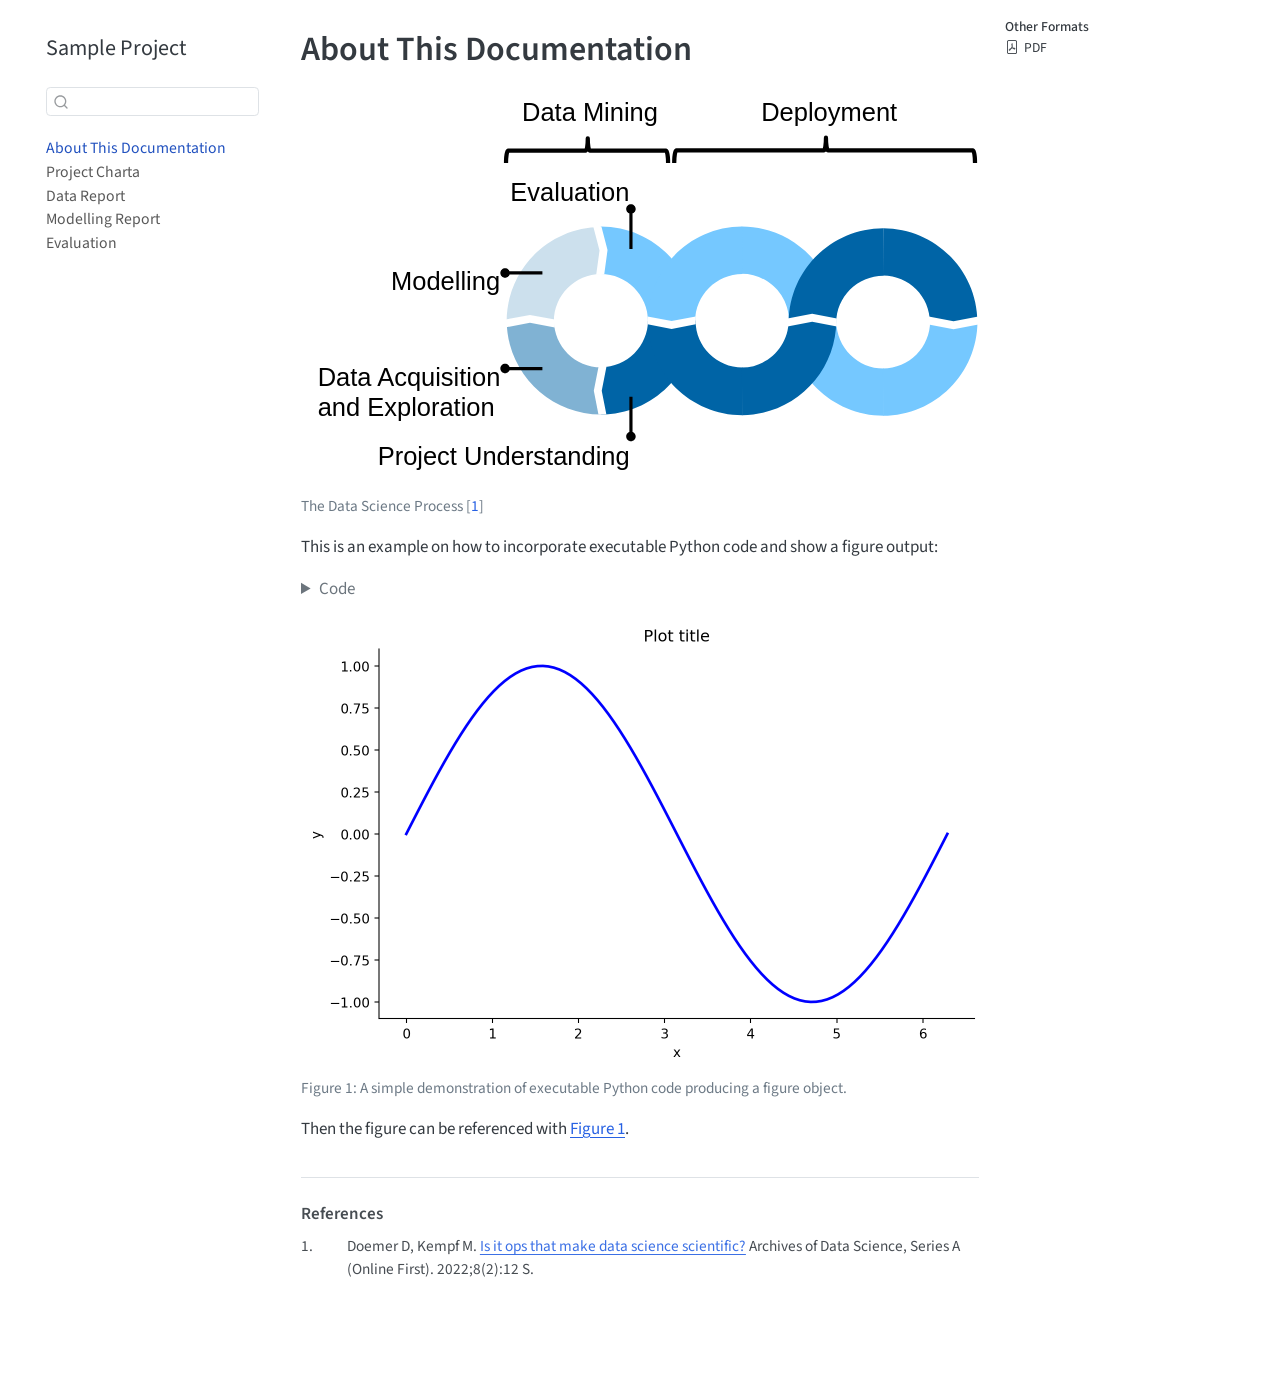
<file: index.html>
<!DOCTYPE html>
<html xmlns="http://www.w3.org/1999/xhtml" lang="en" xml:lang="en"><head>

<meta charset="utf-8">
<meta name="generator" content="quarto-1.7.32">

<meta name="viewport" content="width=device-width, initial-scale=1.0, user-scalable=yes">


<title>About This Documentation – Sample Project</title>
<style>
code{white-space: pre-wrap;}
span.smallcaps{font-variant: small-caps;}
div.columns{display: flex; gap: min(4vw, 1.5em);}
div.column{flex: auto; overflow-x: auto;}
div.hanging-indent{margin-left: 1.5em; text-indent: -1.5em;}
ul.task-list{list-style: none;}
ul.task-list li input[type="checkbox"] {
  width: 0.8em;
  margin: 0 0.8em 0.2em -1em; /* quarto-specific, see https://github.com/quarto-dev/quarto-cli/issues/4556 */ 
  vertical-align: middle;
}
/* CSS for syntax highlighting */
html { -webkit-text-size-adjust: 100%; }
pre > code.sourceCode { white-space: pre; position: relative; }
pre > code.sourceCode > span { display: inline-block; line-height: 1.25; }
pre > code.sourceCode > span:empty { height: 1.2em; }
.sourceCode { overflow: visible; }
code.sourceCode > span { color: inherit; text-decoration: inherit; }
div.sourceCode { margin: 1em 0; }
pre.sourceCode { margin: 0; }
@media screen {
div.sourceCode { overflow: auto; }
}
@media print {
pre > code.sourceCode { white-space: pre-wrap; }
pre > code.sourceCode > span { text-indent: -5em; padding-left: 5em; }
}
pre.numberSource code
  { counter-reset: source-line 0; }
pre.numberSource code > span
  { position: relative; left: -4em; counter-increment: source-line; }
pre.numberSource code > span > a:first-child::before
  { content: counter(source-line);
    position: relative; left: -1em; text-align: right; vertical-align: baseline;
    border: none; display: inline-block;
    -webkit-touch-callout: none; -webkit-user-select: none;
    -khtml-user-select: none; -moz-user-select: none;
    -ms-user-select: none; user-select: none;
    padding: 0 4px; width: 4em;
  }
pre.numberSource { margin-left: 3em;  padding-left: 4px; }
div.sourceCode
  {   }
@media screen {
pre > code.sourceCode > span > a:first-child::before { text-decoration: underline; }
}
/* CSS for citations */
div.csl-bib-body { }
div.csl-entry {
  clear: both;
}
.hanging-indent div.csl-entry {
  margin-left:2em;
  text-indent:-2em;
}
div.csl-left-margin {
  min-width:2em;
  float:left;
}
div.csl-right-inline {
  margin-left:2em;
  padding-left:1em;
}
div.csl-indent {
  margin-left: 2em;
}</style>


<script src="site_libs/quarto-nav/quarto-nav.js"></script>
<script src="site_libs/quarto-nav/headroom.min.js"></script>
<script src="site_libs/clipboard/clipboard.min.js"></script>
<script src="site_libs/quarto-search/autocomplete.umd.js"></script>
<script src="site_libs/quarto-search/fuse.min.js"></script>
<script src="site_libs/quarto-search/quarto-search.js"></script>
<meta name="quarto:offset" content="./">
<script src="site_libs/quarto-html/quarto.js" type="module"></script>
<script src="site_libs/quarto-html/tabsets/tabsets.js" type="module"></script>
<script src="site_libs/quarto-html/popper.min.js"></script>
<script src="site_libs/quarto-html/tippy.umd.min.js"></script>
<script src="site_libs/quarto-html/anchor.min.js"></script>
<link href="site_libs/quarto-html/tippy.css" rel="stylesheet">
<link href="site_libs/quarto-html/quarto-syntax-highlighting-37eea08aefeeee20ff55810ff984fec1.css" rel="stylesheet" id="quarto-text-highlighting-styles">
<script src="site_libs/bootstrap/bootstrap.min.js"></script>
<link href="site_libs/bootstrap/bootstrap-icons.css" rel="stylesheet">
<link href="site_libs/bootstrap/bootstrap-c3a4ccfa00102833839536ff692ac39d.min.css" rel="stylesheet" append-hash="true" id="quarto-bootstrap" data-mode="light">
<script id="quarto-search-options" type="application/json">{
  "location": "sidebar",
  "copy-button": false,
  "collapse-after": 3,
  "panel-placement": "start",
  "type": "textbox",
  "limit": 50,
  "keyboard-shortcut": [
    "f",
    "/",
    "s"
  ],
  "show-item-context": false,
  "language": {
    "search-no-results-text": "No results",
    "search-matching-documents-text": "matching documents",
    "search-copy-link-title": "Copy link to search",
    "search-hide-matches-text": "Hide additional matches",
    "search-more-match-text": "more match in this document",
    "search-more-matches-text": "more matches in this document",
    "search-clear-button-title": "Clear",
    "search-text-placeholder": "",
    "search-detached-cancel-button-title": "Cancel",
    "search-submit-button-title": "Submit",
    "search-label": "Search"
  }
}</script>


<link rel="stylesheet" href="styles.css">
</head>

<body class="nav-sidebar floating quarto-light">

<div id="quarto-search-results"></div>
  <header id="quarto-header" class="headroom fixed-top">
  <nav class="quarto-secondary-nav">
    <div class="container-fluid d-flex">
      <button type="button" class="quarto-btn-toggle btn" data-bs-toggle="collapse" role="button" data-bs-target=".quarto-sidebar-collapse-item" aria-controls="quarto-sidebar" aria-expanded="false" aria-label="Toggle sidebar navigation" onclick="if (window.quartoToggleHeadroom) { window.quartoToggleHeadroom(); }">
        <i class="bi bi-layout-text-sidebar-reverse"></i>
      </button>
        <nav class="quarto-page-breadcrumbs" aria-label="breadcrumb"><ol class="breadcrumb"><li class="breadcrumb-item"><a href="./index.html">About This Documentation</a></li></ol></nav>
        <a class="flex-grow-1" role="navigation" data-bs-toggle="collapse" data-bs-target=".quarto-sidebar-collapse-item" aria-controls="quarto-sidebar" aria-expanded="false" aria-label="Toggle sidebar navigation" onclick="if (window.quartoToggleHeadroom) { window.quartoToggleHeadroom(); }">      
        </a>
      <button type="button" class="btn quarto-search-button" aria-label="Search" onclick="window.quartoOpenSearch();">
        <i class="bi bi-search"></i>
      </button>
    </div>
  </nav>
</header>
<!-- content -->
<div id="quarto-content" class="quarto-container page-columns page-rows-contents page-layout-article">
<!-- sidebar -->
  <nav id="quarto-sidebar" class="sidebar collapse collapse-horizontal quarto-sidebar-collapse-item sidebar-navigation floating overflow-auto">
    <div class="pt-lg-2 mt-2 text-left sidebar-header">
    <div class="sidebar-title mb-0 py-0">
      <a href="./">Sample Project</a> 
    </div>
      </div>
        <div class="mt-2 flex-shrink-0 align-items-center">
        <div class="sidebar-search">
        <div id="quarto-search" class="" title="Search"></div>
        </div>
        </div>
    <div class="sidebar-menu-container"> 
    <ul class="list-unstyled mt-1">
        <li class="sidebar-item">
  <div class="sidebar-item-container"> 
  <a href="./index.html" class="sidebar-item-text sidebar-link active">
 <span class="menu-text">About This Documentation</span></a>
  </div>
</li>
        <li class="sidebar-item">
  <div class="sidebar-item-container"> 
  <a href="./project_charta.html" class="sidebar-item-text sidebar-link">
 <span class="menu-text">Project Charta</span></a>
  </div>
</li>
        <li class="sidebar-item">
  <div class="sidebar-item-container"> 
  <a href="./data_report.html" class="sidebar-item-text sidebar-link">
 <span class="menu-text">Data Report</span></a>
  </div>
</li>
        <li class="sidebar-item">
  <div class="sidebar-item-container"> 
  <a href="./modelling_report.html" class="sidebar-item-text sidebar-link">
 <span class="menu-text">Modelling Report</span></a>
  </div>
</li>
        <li class="sidebar-item">
  <div class="sidebar-item-container"> 
  <a href="./evaluation.html" class="sidebar-item-text sidebar-link">
 <span class="menu-text">Evaluation</span></a>
  </div>
</li>
    </ul>
    </div>
</nav>
<div id="quarto-sidebar-glass" class="quarto-sidebar-collapse-item" data-bs-toggle="collapse" data-bs-target=".quarto-sidebar-collapse-item"></div>
<!-- margin-sidebar -->
    <div id="quarto-margin-sidebar" class="sidebar margin-sidebar">
        
    <div class="quarto-alternate-formats"><h2>Other Formats</h2><ul><li><a href="index.pdf"><i class="bi bi-file-pdf"></i>PDF</a></li></ul></div></div>
<!-- main -->
<main class="content" id="quarto-document-content">

<header id="title-block-header" class="quarto-title-block default">
<div class="quarto-title">
<h1 class="title">About This Documentation</h1>
</div>



<div class="quarto-title-meta">

    
  
    
  </div>
  


</header>


<div class="quarto-figure quarto-figure-center">
<figure class="figure">
<p><img src="pics/dsprocess.svg" class="img-fluid figure-img"></p>
<figcaption>The Data Science Process <span class="citation" data-cites="DoemerKempf2022_1000150238">[<a href="#ref-DoemerKempf2022_1000150238" role="doc-biblioref">1</a>]</span></figcaption>
</figure>
</div>
<p>This is an example on how to incorporate executable Python code and show a figure output:</p>
<div id="cell-fig-demo" class="cell" data-execution_count="1">
<details class="code-fold">
<summary>Code</summary>
<div class="sourceCode cell-code" id="cb1"><pre class="sourceCode python code-with-copy"><code class="sourceCode python"><span id="cb1-1"><a href="#cb1-1" aria-hidden="true" tabindex="-1"></a><span class="im">import</span> matplotlib.pyplot <span class="im">as</span> plt</span>
<span id="cb1-2"><a href="#cb1-2" aria-hidden="true" tabindex="-1"></a><span class="im">import</span> numpy <span class="im">as</span> np</span>
<span id="cb1-3"><a href="#cb1-3" aria-hidden="true" tabindex="-1"></a></span>
<span id="cb1-4"><a href="#cb1-4" aria-hidden="true" tabindex="-1"></a><span class="co"># Generate sample data</span></span>
<span id="cb1-5"><a href="#cb1-5" aria-hidden="true" tabindex="-1"></a>x <span class="op">=</span> np.linspace(<span class="dv">0</span>, <span class="dv">2</span><span class="op">*</span>np.pi, <span class="dv">100</span>)</span>
<span id="cb1-6"><a href="#cb1-6" aria-hidden="true" tabindex="-1"></a>y <span class="op">=</span> np.sin(x)</span>
<span id="cb1-7"><a href="#cb1-7" aria-hidden="true" tabindex="-1"></a></span>
<span id="cb1-8"><a href="#cb1-8" aria-hidden="true" tabindex="-1"></a><span class="co"># Create the plot</span></span>
<span id="cb1-9"><a href="#cb1-9" aria-hidden="true" tabindex="-1"></a>fig, ax <span class="op">=</span> plt.subplots(figsize<span class="op">=</span>(<span class="dv">8</span>, <span class="dv">5</span>))</span>
<span id="cb1-10"><a href="#cb1-10" aria-hidden="true" tabindex="-1"></a></span>
<span id="cb1-11"><a href="#cb1-11" aria-hidden="true" tabindex="-1"></a>ax.plot(x, y, color<span class="op">=</span><span class="st">'blue'</span>, linewidth<span class="op">=</span><span class="dv">2</span>)</span>
<span id="cb1-12"><a href="#cb1-12" aria-hidden="true" tabindex="-1"></a></span>
<span id="cb1-13"><a href="#cb1-13" aria-hidden="true" tabindex="-1"></a>ax.set_xlabel(<span class="st">'x'</span>)</span>
<span id="cb1-14"><a href="#cb1-14" aria-hidden="true" tabindex="-1"></a>ax.set_ylabel(<span class="st">'y'</span>)</span>
<span id="cb1-15"><a href="#cb1-15" aria-hidden="true" tabindex="-1"></a>ax.set_title(<span class="st">'Plot title'</span>)</span>
<span id="cb1-16"><a href="#cb1-16" aria-hidden="true" tabindex="-1"></a></span>
<span id="cb1-17"><a href="#cb1-17" aria-hidden="true" tabindex="-1"></a>ax.spines[<span class="st">'top'</span>].set_visible(<span class="va">False</span>)</span>
<span id="cb1-18"><a href="#cb1-18" aria-hidden="true" tabindex="-1"></a>ax.spines[<span class="st">'right'</span>].set_visible(<span class="va">False</span>)</span>
<span id="cb1-19"><a href="#cb1-19" aria-hidden="true" tabindex="-1"></a></span>
<span id="cb1-20"><a href="#cb1-20" aria-hidden="true" tabindex="-1"></a>plt.show()</span></code><button title="Copy to Clipboard" class="code-copy-button"><i class="bi"></i></button></pre></div>
</details>
<div class="cell-output cell-output-display">
<div id="fig-demo" class="quarto-float quarto-figure quarto-figure-center anchored">
<figure class="quarto-float quarto-float-fig figure">
<div aria-describedby="fig-demo-caption-0ceaefa1-69ba-4598-a22c-09a6ac19f8ca">
<img src="index_files/figure-html/fig-demo-output-1.png" width="683" height="449" class="figure-img">
</div>
<figcaption class="quarto-float-caption-bottom quarto-float-caption quarto-float-fig" id="fig-demo-caption-0ceaefa1-69ba-4598-a22c-09a6ac19f8ca">
Figure&nbsp;1: A simple demonstration of executable Python code producing a figure object.
</figcaption>
</figure>
</div>
</div>
</div>
<p>Then the figure can be referenced with <a href="#fig-demo" class="quarto-xref">Figure&nbsp;1</a>.</p>




<div id="quarto-appendix" class="default"><section class="quarto-appendix-contents" role="doc-bibliography" id="quarto-bibliography"><h2 class="anchored quarto-appendix-heading">References</h2><div id="refs" class="references csl-bib-body" role="list">
<div id="ref-DoemerKempf2022_1000150238" class="csl-entry" role="listitem">
<div class="csl-left-margin">1. </div><div class="csl-right-inline">Doemer D, Kempf M. <a href="https://doi.org/10.5445/IR/1000150238">Is it ops that make data science scientific?</a> Archives of Data Science, Series A (Online First). 2022;8(2):12 S. </div>
</div>
</div></section></div></main> <!-- /main -->
<script id="quarto-html-after-body" type="application/javascript">
  window.document.addEventListener("DOMContentLoaded", function (event) {
    const icon = "";
    const anchorJS = new window.AnchorJS();
    anchorJS.options = {
      placement: 'right',
      icon: icon
    };
    anchorJS.add('.anchored');
    const isCodeAnnotation = (el) => {
      for (const clz of el.classList) {
        if (clz.startsWith('code-annotation-')) {                     
          return true;
        }
      }
      return false;
    }
    const onCopySuccess = function(e) {
      // button target
      const button = e.trigger;
      // don't keep focus
      button.blur();
      // flash "checked"
      button.classList.add('code-copy-button-checked');
      var currentTitle = button.getAttribute("title");
      button.setAttribute("title", "Copied!");
      let tooltip;
      if (window.bootstrap) {
        button.setAttribute("data-bs-toggle", "tooltip");
        button.setAttribute("data-bs-placement", "left");
        button.setAttribute("data-bs-title", "Copied!");
        tooltip = new bootstrap.Tooltip(button, 
          { trigger: "manual", 
            customClass: "code-copy-button-tooltip",
            offset: [0, -8]});
        tooltip.show();    
      }
      setTimeout(function() {
        if (tooltip) {
          tooltip.hide();
          button.removeAttribute("data-bs-title");
          button.removeAttribute("data-bs-toggle");
          button.removeAttribute("data-bs-placement");
        }
        button.setAttribute("title", currentTitle);
        button.classList.remove('code-copy-button-checked');
      }, 1000);
      // clear code selection
      e.clearSelection();
    }
    const getTextToCopy = function(trigger) {
        const codeEl = trigger.previousElementSibling.cloneNode(true);
        for (const childEl of codeEl.children) {
          if (isCodeAnnotation(childEl)) {
            childEl.remove();
          }
        }
        return codeEl.innerText;
    }
    const clipboard = new window.ClipboardJS('.code-copy-button:not([data-in-quarto-modal])', {
      text: getTextToCopy
    });
    clipboard.on('success', onCopySuccess);
    if (window.document.getElementById('quarto-embedded-source-code-modal')) {
      const clipboardModal = new window.ClipboardJS('.code-copy-button[data-in-quarto-modal]', {
        text: getTextToCopy,
        container: window.document.getElementById('quarto-embedded-source-code-modal')
      });
      clipboardModal.on('success', onCopySuccess);
    }
      var localhostRegex = new RegExp(/^(?:http|https):\/\/localhost\:?[0-9]*\//);
      var mailtoRegex = new RegExp(/^mailto:/);
        var filterRegex = new RegExp("https:\/\/DorgeloK\.github\.io\/templateproject\/");
      var isInternal = (href) => {
          return filterRegex.test(href) || localhostRegex.test(href) || mailtoRegex.test(href);
      }
      // Inspect non-navigation links and adorn them if external
     var links = window.document.querySelectorAll('a[href]:not(.nav-link):not(.navbar-brand):not(.toc-action):not(.sidebar-link):not(.sidebar-item-toggle):not(.pagination-link):not(.no-external):not([aria-hidden]):not(.dropdown-item):not(.quarto-navigation-tool):not(.about-link)');
      for (var i=0; i<links.length; i++) {
        const link = links[i];
        if (!isInternal(link.href)) {
          // undo the damage that might have been done by quarto-nav.js in the case of
          // links that we want to consider external
          if (link.dataset.originalHref !== undefined) {
            link.href = link.dataset.originalHref;
          }
        }
      }
    function tippyHover(el, contentFn, onTriggerFn, onUntriggerFn) {
      const config = {
        allowHTML: true,
        maxWidth: 500,
        delay: 100,
        arrow: false,
        appendTo: function(el) {
            return el.parentElement;
        },
        interactive: true,
        interactiveBorder: 10,
        theme: 'quarto',
        placement: 'bottom-start',
      };
      if (contentFn) {
        config.content = contentFn;
      }
      if (onTriggerFn) {
        config.onTrigger = onTriggerFn;
      }
      if (onUntriggerFn) {
        config.onUntrigger = onUntriggerFn;
      }
      window.tippy(el, config); 
    }
    const noterefs = window.document.querySelectorAll('a[role="doc-noteref"]');
    for (var i=0; i<noterefs.length; i++) {
      const ref = noterefs[i];
      tippyHover(ref, function() {
        // use id or data attribute instead here
        let href = ref.getAttribute('data-footnote-href') || ref.getAttribute('href');
        try { href = new URL(href).hash; } catch {}
        const id = href.replace(/^#\/?/, "");
        const note = window.document.getElementById(id);
        if (note) {
          return note.innerHTML;
        } else {
          return "";
        }
      });
    }
    const xrefs = window.document.querySelectorAll('a.quarto-xref');
    const processXRef = (id, note) => {
      // Strip column container classes
      const stripColumnClz = (el) => {
        el.classList.remove("page-full", "page-columns");
        if (el.children) {
          for (const child of el.children) {
            stripColumnClz(child);
          }
        }
      }
      stripColumnClz(note)
      if (id === null || id.startsWith('sec-')) {
        // Special case sections, only their first couple elements
        const container = document.createElement("div");
        if (note.children && note.children.length > 2) {
          container.appendChild(note.children[0].cloneNode(true));
          for (let i = 1; i < note.children.length; i++) {
            const child = note.children[i];
            if (child.tagName === "P" && child.innerText === "") {
              continue;
            } else {
              container.appendChild(child.cloneNode(true));
              break;
            }
          }
          if (window.Quarto?.typesetMath) {
            window.Quarto.typesetMath(container);
          }
          return container.innerHTML
        } else {
          if (window.Quarto?.typesetMath) {
            window.Quarto.typesetMath(note);
          }
          return note.innerHTML;
        }
      } else {
        // Remove any anchor links if they are present
        const anchorLink = note.querySelector('a.anchorjs-link');
        if (anchorLink) {
          anchorLink.remove();
        }
        if (window.Quarto?.typesetMath) {
          window.Quarto.typesetMath(note);
        }
        if (note.classList.contains("callout")) {
          return note.outerHTML;
        } else {
          return note.innerHTML;
        }
      }
    }
    for (var i=0; i<xrefs.length; i++) {
      const xref = xrefs[i];
      tippyHover(xref, undefined, function(instance) {
        instance.disable();
        let url = xref.getAttribute('href');
        let hash = undefined; 
        if (url.startsWith('#')) {
          hash = url;
        } else {
          try { hash = new URL(url).hash; } catch {}
        }
        if (hash) {
          const id = hash.replace(/^#\/?/, "");
          const note = window.document.getElementById(id);
          if (note !== null) {
            try {
              const html = processXRef(id, note.cloneNode(true));
              instance.setContent(html);
            } finally {
              instance.enable();
              instance.show();
            }
          } else {
            // See if we can fetch this
            fetch(url.split('#')[0])
            .then(res => res.text())
            .then(html => {
              const parser = new DOMParser();
              const htmlDoc = parser.parseFromString(html, "text/html");
              const note = htmlDoc.getElementById(id);
              if (note !== null) {
                const html = processXRef(id, note);
                instance.setContent(html);
              } 
            }).finally(() => {
              instance.enable();
              instance.show();
            });
          }
        } else {
          // See if we can fetch a full url (with no hash to target)
          // This is a special case and we should probably do some content thinning / targeting
          fetch(url)
          .then(res => res.text())
          .then(html => {
            const parser = new DOMParser();
            const htmlDoc = parser.parseFromString(html, "text/html");
            const note = htmlDoc.querySelector('main.content');
            if (note !== null) {
              // This should only happen for chapter cross references
              // (since there is no id in the URL)
              // remove the first header
              if (note.children.length > 0 && note.children[0].tagName === "HEADER") {
                note.children[0].remove();
              }
              const html = processXRef(null, note);
              instance.setContent(html);
            } 
          }).finally(() => {
            instance.enable();
            instance.show();
          });
        }
      }, function(instance) {
      });
    }
        let selectedAnnoteEl;
        const selectorForAnnotation = ( cell, annotation) => {
          let cellAttr = 'data-code-cell="' + cell + '"';
          let lineAttr = 'data-code-annotation="' +  annotation + '"';
          const selector = 'span[' + cellAttr + '][' + lineAttr + ']';
          return selector;
        }
        const selectCodeLines = (annoteEl) => {
          const doc = window.document;
          const targetCell = annoteEl.getAttribute("data-target-cell");
          const targetAnnotation = annoteEl.getAttribute("data-target-annotation");
          const annoteSpan = window.document.querySelector(selectorForAnnotation(targetCell, targetAnnotation));
          const lines = annoteSpan.getAttribute("data-code-lines").split(",");
          const lineIds = lines.map((line) => {
            return targetCell + "-" + line;
          })
          let top = null;
          let height = null;
          let parent = null;
          if (lineIds.length > 0) {
              //compute the position of the single el (top and bottom and make a div)
              const el = window.document.getElementById(lineIds[0]);
              top = el.offsetTop;
              height = el.offsetHeight;
              parent = el.parentElement.parentElement;
            if (lineIds.length > 1) {
              const lastEl = window.document.getElementById(lineIds[lineIds.length - 1]);
              const bottom = lastEl.offsetTop + lastEl.offsetHeight;
              height = bottom - top;
            }
            if (top !== null && height !== null && parent !== null) {
              // cook up a div (if necessary) and position it 
              let div = window.document.getElementById("code-annotation-line-highlight");
              if (div === null) {
                div = window.document.createElement("div");
                div.setAttribute("id", "code-annotation-line-highlight");
                div.style.position = 'absolute';
                parent.appendChild(div);
              }
              div.style.top = top - 2 + "px";
              div.style.height = height + 4 + "px";
              div.style.left = 0;
              let gutterDiv = window.document.getElementById("code-annotation-line-highlight-gutter");
              if (gutterDiv === null) {
                gutterDiv = window.document.createElement("div");
                gutterDiv.setAttribute("id", "code-annotation-line-highlight-gutter");
                gutterDiv.style.position = 'absolute';
                const codeCell = window.document.getElementById(targetCell);
                const gutter = codeCell.querySelector('.code-annotation-gutter');
                gutter.appendChild(gutterDiv);
              }
              gutterDiv.style.top = top - 2 + "px";
              gutterDiv.style.height = height + 4 + "px";
            }
            selectedAnnoteEl = annoteEl;
          }
        };
        const unselectCodeLines = () => {
          const elementsIds = ["code-annotation-line-highlight", "code-annotation-line-highlight-gutter"];
          elementsIds.forEach((elId) => {
            const div = window.document.getElementById(elId);
            if (div) {
              div.remove();
            }
          });
          selectedAnnoteEl = undefined;
        };
          // Handle positioning of the toggle
      window.addEventListener(
        "resize",
        throttle(() => {
          elRect = undefined;
          if (selectedAnnoteEl) {
            selectCodeLines(selectedAnnoteEl);
          }
        }, 10)
      );
      function throttle(fn, ms) {
      let throttle = false;
      let timer;
        return (...args) => {
          if(!throttle) { // first call gets through
              fn.apply(this, args);
              throttle = true;
          } else { // all the others get throttled
              if(timer) clearTimeout(timer); // cancel #2
              timer = setTimeout(() => {
                fn.apply(this, args);
                timer = throttle = false;
              }, ms);
          }
        };
      }
        // Attach click handler to the DT
        const annoteDls = window.document.querySelectorAll('dt[data-target-cell]');
        for (const annoteDlNode of annoteDls) {
          annoteDlNode.addEventListener('click', (event) => {
            const clickedEl = event.target;
            if (clickedEl !== selectedAnnoteEl) {
              unselectCodeLines();
              const activeEl = window.document.querySelector('dt[data-target-cell].code-annotation-active');
              if (activeEl) {
                activeEl.classList.remove('code-annotation-active');
              }
              selectCodeLines(clickedEl);
              clickedEl.classList.add('code-annotation-active');
            } else {
              // Unselect the line
              unselectCodeLines();
              clickedEl.classList.remove('code-annotation-active');
            }
          });
        }
    const findCites = (el) => {
      const parentEl = el.parentElement;
      if (parentEl) {
        const cites = parentEl.dataset.cites;
        if (cites) {
          return {
            el,
            cites: cites.split(' ')
          };
        } else {
          return findCites(el.parentElement)
        }
      } else {
        return undefined;
      }
    };
    var bibliorefs = window.document.querySelectorAll('a[role="doc-biblioref"]');
    for (var i=0; i<bibliorefs.length; i++) {
      const ref = bibliorefs[i];
      const citeInfo = findCites(ref);
      if (citeInfo) {
        tippyHover(citeInfo.el, function() {
          var popup = window.document.createElement('div');
          citeInfo.cites.forEach(function(cite) {
            var citeDiv = window.document.createElement('div');
            citeDiv.classList.add('hanging-indent');
            citeDiv.classList.add('csl-entry');
            var biblioDiv = window.document.getElementById('ref-' + cite);
            if (biblioDiv) {
              citeDiv.innerHTML = biblioDiv.innerHTML;
            }
            popup.appendChild(citeDiv);
          });
          return popup.innerHTML;
        });
      }
    }
  });
  </script>
</div> <!-- /content -->




</body></html>
</file>
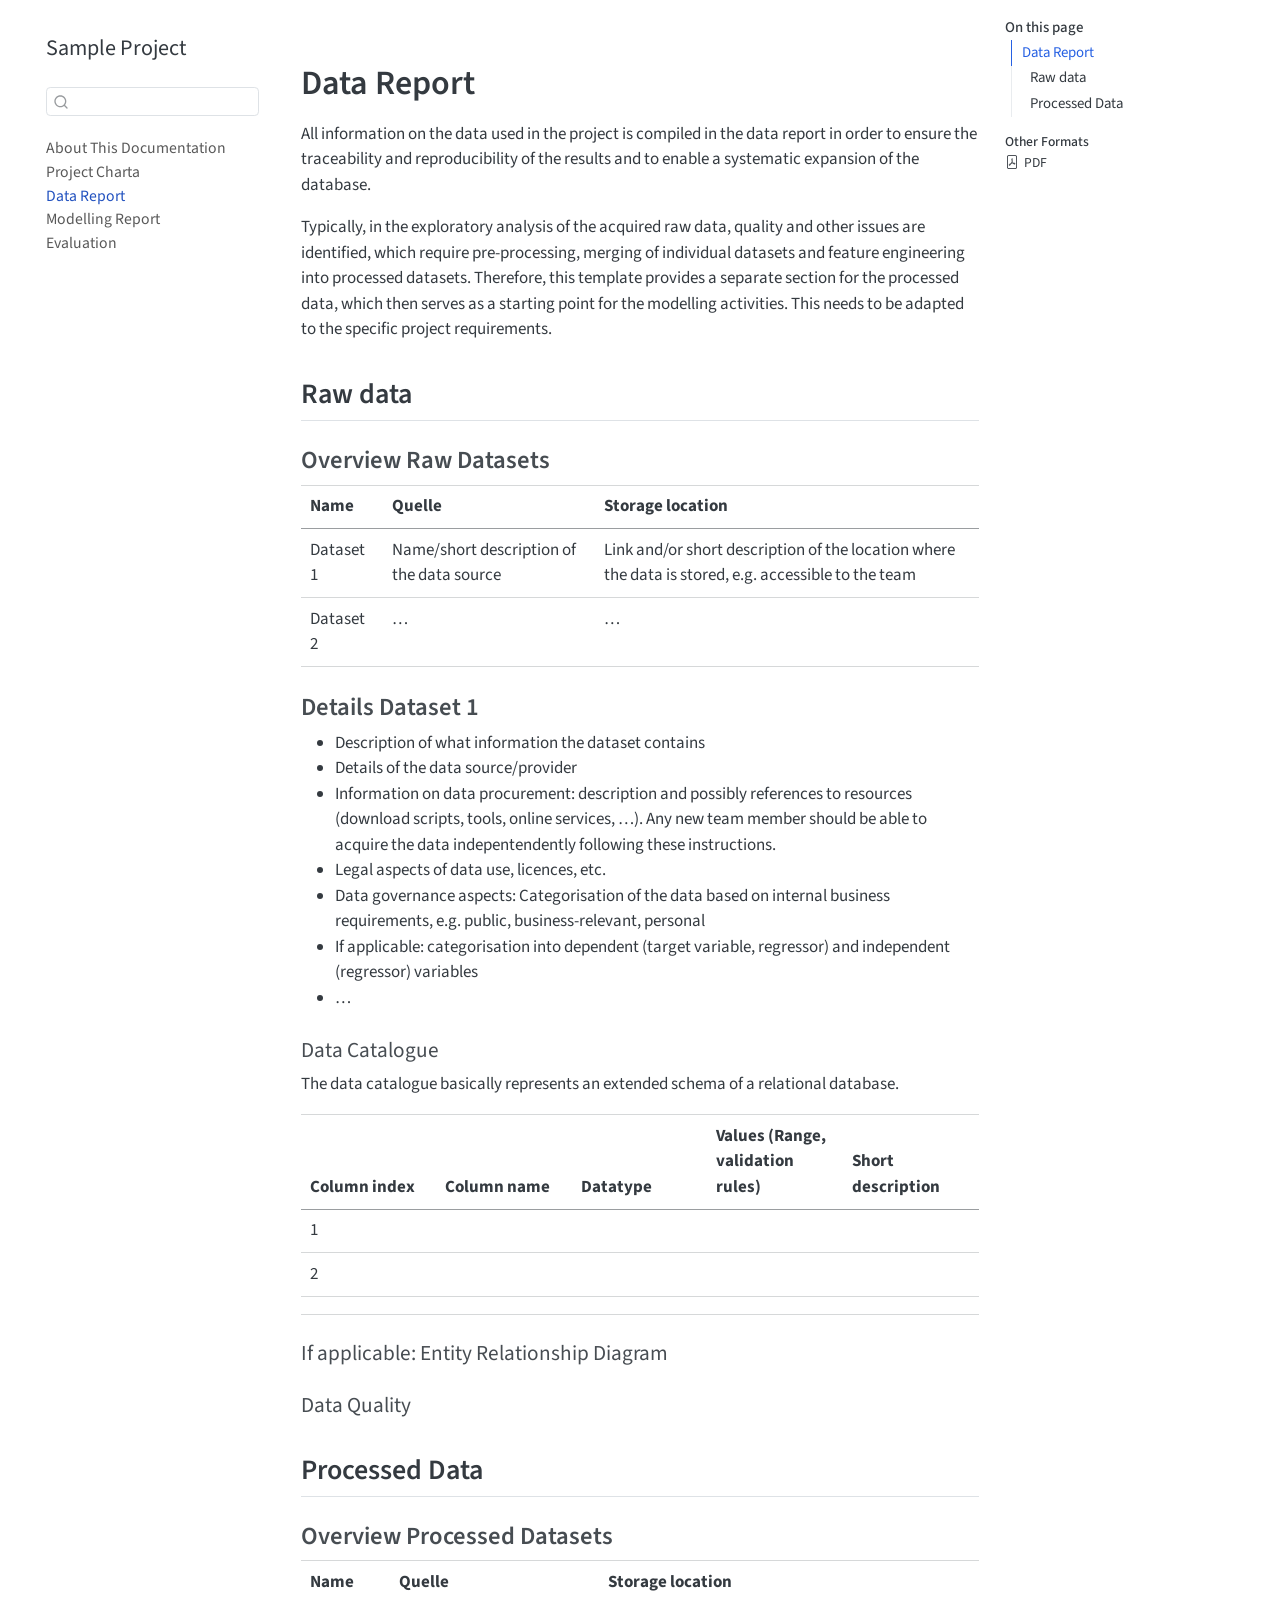
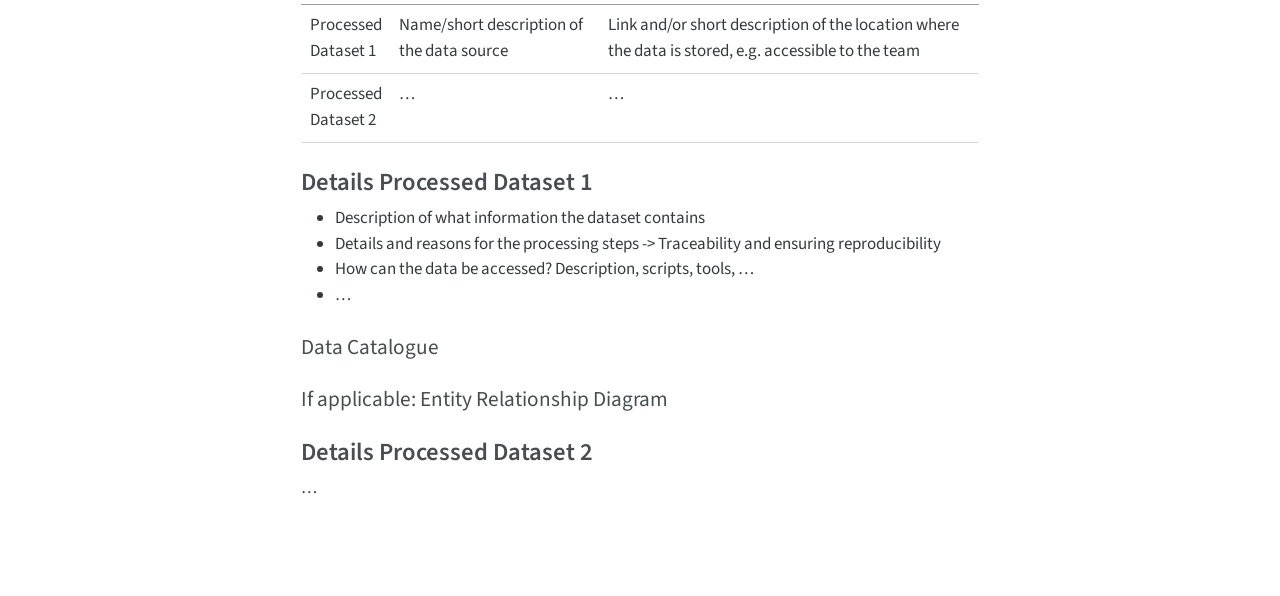
<file: data_report.html>
<!DOCTYPE html>
<html xmlns="http://www.w3.org/1999/xhtml" lang="en" xml:lang="en"><head>

<meta charset="utf-8">
<meta name="generator" content="quarto-1.7.32">

<meta name="viewport" content="width=device-width, initial-scale=1.0, user-scalable=yes">


<title>data_report – Sample Project</title>
<style>
code{white-space: pre-wrap;}
span.smallcaps{font-variant: small-caps;}
div.columns{display: flex; gap: min(4vw, 1.5em);}
div.column{flex: auto; overflow-x: auto;}
div.hanging-indent{margin-left: 1.5em; text-indent: -1.5em;}
ul.task-list{list-style: none;}
ul.task-list li input[type="checkbox"] {
  width: 0.8em;
  margin: 0 0.8em 0.2em -1em; /* quarto-specific, see https://github.com/quarto-dev/quarto-cli/issues/4556 */ 
  vertical-align: middle;
}
</style>


<script src="site_libs/quarto-nav/quarto-nav.js"></script>
<script src="site_libs/quarto-nav/headroom.min.js"></script>
<script src="site_libs/clipboard/clipboard.min.js"></script>
<script src="site_libs/quarto-search/autocomplete.umd.js"></script>
<script src="site_libs/quarto-search/fuse.min.js"></script>
<script src="site_libs/quarto-search/quarto-search.js"></script>
<meta name="quarto:offset" content="./">
<script src="site_libs/quarto-html/quarto.js" type="module"></script>
<script src="site_libs/quarto-html/tabsets/tabsets.js" type="module"></script>
<script src="site_libs/quarto-html/popper.min.js"></script>
<script src="site_libs/quarto-html/tippy.umd.min.js"></script>
<script src="site_libs/quarto-html/anchor.min.js"></script>
<link href="site_libs/quarto-html/tippy.css" rel="stylesheet">
<link href="site_libs/quarto-html/quarto-syntax-highlighting-37eea08aefeeee20ff55810ff984fec1.css" rel="stylesheet" id="quarto-text-highlighting-styles">
<script src="site_libs/bootstrap/bootstrap.min.js"></script>
<link href="site_libs/bootstrap/bootstrap-icons.css" rel="stylesheet">
<link href="site_libs/bootstrap/bootstrap-c3a4ccfa00102833839536ff692ac39d.min.css" rel="stylesheet" append-hash="true" id="quarto-bootstrap" data-mode="light">
<script id="quarto-search-options" type="application/json">{
  "location": "sidebar",
  "copy-button": false,
  "collapse-after": 3,
  "panel-placement": "start",
  "type": "textbox",
  "limit": 50,
  "keyboard-shortcut": [
    "f",
    "/",
    "s"
  ],
  "show-item-context": false,
  "language": {
    "search-no-results-text": "No results",
    "search-matching-documents-text": "matching documents",
    "search-copy-link-title": "Copy link to search",
    "search-hide-matches-text": "Hide additional matches",
    "search-more-match-text": "more match in this document",
    "search-more-matches-text": "more matches in this document",
    "search-clear-button-title": "Clear",
    "search-text-placeholder": "",
    "search-detached-cancel-button-title": "Cancel",
    "search-submit-button-title": "Submit",
    "search-label": "Search"
  }
}</script>


<link rel="stylesheet" href="styles.css">
</head>

<body class="nav-sidebar floating quarto-light">

<div id="quarto-search-results"></div>
  <header id="quarto-header" class="headroom fixed-top">
  <nav class="quarto-secondary-nav">
    <div class="container-fluid d-flex">
      <button type="button" class="quarto-btn-toggle btn" data-bs-toggle="collapse" role="button" data-bs-target=".quarto-sidebar-collapse-item" aria-controls="quarto-sidebar" aria-expanded="false" aria-label="Toggle sidebar navigation" onclick="if (window.quartoToggleHeadroom) { window.quartoToggleHeadroom(); }">
        <i class="bi bi-layout-text-sidebar-reverse"></i>
      </button>
        <nav class="quarto-page-breadcrumbs" aria-label="breadcrumb"><ol class="breadcrumb"><li class="breadcrumb-item"><a href="./data_report.html">Data Report</a></li></ol></nav>
        <a class="flex-grow-1" role="navigation" data-bs-toggle="collapse" data-bs-target=".quarto-sidebar-collapse-item" aria-controls="quarto-sidebar" aria-expanded="false" aria-label="Toggle sidebar navigation" onclick="if (window.quartoToggleHeadroom) { window.quartoToggleHeadroom(); }">      
        </a>
      <button type="button" class="btn quarto-search-button" aria-label="Search" onclick="window.quartoOpenSearch();">
        <i class="bi bi-search"></i>
      </button>
    </div>
  </nav>
</header>
<!-- content -->
<div id="quarto-content" class="quarto-container page-columns page-rows-contents page-layout-article">
<!-- sidebar -->
  <nav id="quarto-sidebar" class="sidebar collapse collapse-horizontal quarto-sidebar-collapse-item sidebar-navigation floating overflow-auto">
    <div class="pt-lg-2 mt-2 text-left sidebar-header">
    <div class="sidebar-title mb-0 py-0">
      <a href="./">Sample Project</a> 
    </div>
      </div>
        <div class="mt-2 flex-shrink-0 align-items-center">
        <div class="sidebar-search">
        <div id="quarto-search" class="" title="Search"></div>
        </div>
        </div>
    <div class="sidebar-menu-container"> 
    <ul class="list-unstyled mt-1">
        <li class="sidebar-item">
  <div class="sidebar-item-container"> 
  <a href="./index.html" class="sidebar-item-text sidebar-link">
 <span class="menu-text">About This Documentation</span></a>
  </div>
</li>
        <li class="sidebar-item">
  <div class="sidebar-item-container"> 
  <a href="./project_charta.html" class="sidebar-item-text sidebar-link">
 <span class="menu-text">Project Charta</span></a>
  </div>
</li>
        <li class="sidebar-item">
  <div class="sidebar-item-container"> 
  <a href="./data_report.html" class="sidebar-item-text sidebar-link active">
 <span class="menu-text">Data Report</span></a>
  </div>
</li>
        <li class="sidebar-item">
  <div class="sidebar-item-container"> 
  <a href="./modelling_report.html" class="sidebar-item-text sidebar-link">
 <span class="menu-text">Modelling Report</span></a>
  </div>
</li>
        <li class="sidebar-item">
  <div class="sidebar-item-container"> 
  <a href="./evaluation.html" class="sidebar-item-text sidebar-link">
 <span class="menu-text">Evaluation</span></a>
  </div>
</li>
    </ul>
    </div>
</nav>
<div id="quarto-sidebar-glass" class="quarto-sidebar-collapse-item" data-bs-toggle="collapse" data-bs-target=".quarto-sidebar-collapse-item"></div>
<!-- margin-sidebar -->
    <div id="quarto-margin-sidebar" class="sidebar margin-sidebar">
        <nav id="TOC" role="doc-toc" class="toc-active">
    <h2 id="toc-title">On this page</h2>
   
  <ul>
  <li><a href="#data-report" id="toc-data-report" class="nav-link active" data-scroll-target="#data-report">Data Report</a>
  <ul class="collapse">
  <li><a href="#raw-data" id="toc-raw-data" class="nav-link" data-scroll-target="#raw-data">Raw data</a>
  <ul class="collapse">
  <li><a href="#overview-raw-datasets" id="toc-overview-raw-datasets" class="nav-link" data-scroll-target="#overview-raw-datasets">Overview Raw Datasets</a></li>
  <li><a href="#details-dataset-1" id="toc-details-dataset-1" class="nav-link" data-scroll-target="#details-dataset-1">Details Dataset 1</a></li>
  </ul></li>
  <li><a href="#processed-data" id="toc-processed-data" class="nav-link" data-scroll-target="#processed-data">Processed Data</a>
  <ul class="collapse">
  <li><a href="#overview-processed-datasets" id="toc-overview-processed-datasets" class="nav-link" data-scroll-target="#overview-processed-datasets">Overview Processed Datasets</a></li>
  <li><a href="#details-processed-dataset-1" id="toc-details-processed-dataset-1" class="nav-link" data-scroll-target="#details-processed-dataset-1">Details Processed Dataset 1</a></li>
  <li><a href="#details-processed-dataset-2" id="toc-details-processed-dataset-2" class="nav-link" data-scroll-target="#details-processed-dataset-2">Details Processed Dataset 2</a></li>
  </ul></li>
  </ul></li>
  </ul>
<div class="quarto-alternate-formats"><h2>Other Formats</h2><ul><li><a href="data_report.pdf"><i class="bi bi-file-pdf"></i>PDF</a></li></ul></div></nav>
    </div>
<!-- main -->
<main class="content" id="quarto-document-content"><header id="title-block-header" class="quarto-title-block"></header>




<section id="data-report" class="level1">
<h1>Data Report</h1>
<p>All information on the data used in the project is compiled in the data report in order to ensure the traceability and reproducibility of the results and to enable a systematic expansion of the database.</p>
<p>Typically, in the exploratory analysis of the acquired raw data, quality and other issues are identified, which require pre-processing, merging of individual datasets and feature engineering into processed datasets. Therefore, this template provides a separate section for the processed data, which then serves as a starting point for the modelling activities. This needs to be adapted to the specific project requirements.</p>
<section id="raw-data" class="level2">
<h2 class="anchored" data-anchor-id="raw-data">Raw data</h2>
<section id="overview-raw-datasets" class="level3">
<h3 class="anchored" data-anchor-id="overview-raw-datasets">Overview Raw Datasets</h3>
<table class="caption-top table">
<colgroup>
<col style="width: 12%">
<col style="width: 31%">
<col style="width: 56%">
</colgroup>
<thead>
<tr class="header">
<th>Name</th>
<th>Quelle</th>
<th>Storage location</th>
</tr>
</thead>
<tbody>
<tr class="odd">
<td>Dataset 1</td>
<td>Name/short description of the data source</td>
<td>Link and/or short description of the location where the data is stored, e.g.&nbsp;accessible to the team</td>
</tr>
<tr class="even">
<td>Dataset 2</td>
<td>…</td>
<td>…</td>
</tr>
</tbody>
</table>
</section>
<section id="details-dataset-1" class="level3">
<h3 class="anchored" data-anchor-id="details-dataset-1">Details Dataset 1</h3>
<ul>
<li>Description of what information the dataset contains</li>
<li>Details of the data source/provider</li>
<li>Information on data procurement: description and possibly references to resources (download scripts, tools, online services, …). Any new team member should be able to acquire the data indepentendently following these instructions.</li>
<li>Legal aspects of data use, licences, etc.</li>
<li>Data governance aspects: Categorisation of the data based on internal business requirements, e.g.&nbsp;public, business-relevant, personal</li>
<li>If applicable: categorisation into dependent (target variable, regressor) and independent (regressor) variables</li>
<li>…</li>
</ul>
<section id="data-catalogue" class="level4">
<h4 class="anchored" data-anchor-id="data-catalogue">Data Catalogue</h4>
<p>The data catalogue basically represents an extended schema of a relational database.</p>
<table class="caption-top table">
<colgroup>
<col style="width: 20%">
<col style="width: 20%">
<col style="width: 20%">
<col style="width: 20%">
<col style="width: 20%">
</colgroup>
<thead>
<tr class="header">
<th>Column index</th>
<th>Column name</th>
<th>Datatype</th>
<th>Values (Range, validation rules)</th>
<th>Short description</th>
</tr>
</thead>
<tbody>
<tr class="odd">
<td>1</td>
<td></td>
<td></td>
<td></td>
<td></td>
</tr>
<tr class="even">
<td>2</td>
<td></td>
<td></td>
<td></td>
<td></td>
</tr>
<tr class="odd">
<td></td>
<td></td>
<td></td>
<td></td>
<td></td>
</tr>
</tbody>
</table>
</section>
<section id="if-applicable-entity-relationship-diagram" class="level4">
<h4 class="anchored" data-anchor-id="if-applicable-entity-relationship-diagram">If applicable: Entity Relationship Diagram</h4>
</section>
<section id="data-quality" class="level4">
<h4 class="anchored" data-anchor-id="data-quality">Data Quality</h4>
</section>
</section>
</section>
<section id="processed-data" class="level2">
<h2 class="anchored" data-anchor-id="processed-data">Processed Data</h2>
<section id="overview-processed-datasets" class="level3">
<h3 class="anchored" data-anchor-id="overview-processed-datasets">Overview Processed Datasets</h3>
<table class="caption-top table">
<colgroup>
<col style="width: 12%">
<col style="width: 31%">
<col style="width: 56%">
</colgroup>
<thead>
<tr class="header">
<th>Name</th>
<th>Quelle</th>
<th>Storage location</th>
</tr>
</thead>
<tbody>
<tr class="odd">
<td>Processed Dataset 1</td>
<td>Name/short description of the data source</td>
<td>Link and/or short description of the location where the data is stored, e.g.&nbsp;accessible to the team</td>
</tr>
<tr class="even">
<td>Processed Dataset 2</td>
<td>…</td>
<td>…</td>
</tr>
</tbody>
</table>
</section>
<section id="details-processed-dataset-1" class="level3">
<h3 class="anchored" data-anchor-id="details-processed-dataset-1">Details Processed Dataset 1</h3>
<ul>
<li>Description of what information the dataset contains</li>
<li>Details and reasons for the processing steps -&gt; Traceability and ensuring reproducibility</li>
<li>How can the data be accessed? Description, scripts, tools, …</li>
<li>…</li>
</ul>
<section id="data-catalogue-1" class="level4">
<h4 class="anchored" data-anchor-id="data-catalogue-1">Data Catalogue</h4>
</section>
<section id="if-applicable-entity-relationship-diagram-1" class="level4">
<h4 class="anchored" data-anchor-id="if-applicable-entity-relationship-diagram-1">If applicable: Entity Relationship Diagram</h4>
</section>
</section>
<section id="details-processed-dataset-2" class="level3">
<h3 class="anchored" data-anchor-id="details-processed-dataset-2">Details Processed Dataset 2</h3>
<p>…</p>


</section>
</section>
</section>

</main> <!-- /main -->
<script id="quarto-html-after-body" type="application/javascript">
  window.document.addEventListener("DOMContentLoaded", function (event) {
    const icon = "";
    const anchorJS = new window.AnchorJS();
    anchorJS.options = {
      placement: 'right',
      icon: icon
    };
    anchorJS.add('.anchored');
    const isCodeAnnotation = (el) => {
      for (const clz of el.classList) {
        if (clz.startsWith('code-annotation-')) {                     
          return true;
        }
      }
      return false;
    }
    const onCopySuccess = function(e) {
      // button target
      const button = e.trigger;
      // don't keep focus
      button.blur();
      // flash "checked"
      button.classList.add('code-copy-button-checked');
      var currentTitle = button.getAttribute("title");
      button.setAttribute("title", "Copied!");
      let tooltip;
      if (window.bootstrap) {
        button.setAttribute("data-bs-toggle", "tooltip");
        button.setAttribute("data-bs-placement", "left");
        button.setAttribute("data-bs-title", "Copied!");
        tooltip = new bootstrap.Tooltip(button, 
          { trigger: "manual", 
            customClass: "code-copy-button-tooltip",
            offset: [0, -8]});
        tooltip.show();    
      }
      setTimeout(function() {
        if (tooltip) {
          tooltip.hide();
          button.removeAttribute("data-bs-title");
          button.removeAttribute("data-bs-toggle");
          button.removeAttribute("data-bs-placement");
        }
        button.setAttribute("title", currentTitle);
        button.classList.remove('code-copy-button-checked');
      }, 1000);
      // clear code selection
      e.clearSelection();
    }
    const getTextToCopy = function(trigger) {
        const codeEl = trigger.previousElementSibling.cloneNode(true);
        for (const childEl of codeEl.children) {
          if (isCodeAnnotation(childEl)) {
            childEl.remove();
          }
        }
        return codeEl.innerText;
    }
    const clipboard = new window.ClipboardJS('.code-copy-button:not([data-in-quarto-modal])', {
      text: getTextToCopy
    });
    clipboard.on('success', onCopySuccess);
    if (window.document.getElementById('quarto-embedded-source-code-modal')) {
      const clipboardModal = new window.ClipboardJS('.code-copy-button[data-in-quarto-modal]', {
        text: getTextToCopy,
        container: window.document.getElementById('quarto-embedded-source-code-modal')
      });
      clipboardModal.on('success', onCopySuccess);
    }
      var localhostRegex = new RegExp(/^(?:http|https):\/\/localhost\:?[0-9]*\//);
      var mailtoRegex = new RegExp(/^mailto:/);
        var filterRegex = new RegExp("https:\/\/DorgeloK\.github\.io\/templateproject\/");
      var isInternal = (href) => {
          return filterRegex.test(href) || localhostRegex.test(href) || mailtoRegex.test(href);
      }
      // Inspect non-navigation links and adorn them if external
     var links = window.document.querySelectorAll('a[href]:not(.nav-link):not(.navbar-brand):not(.toc-action):not(.sidebar-link):not(.sidebar-item-toggle):not(.pagination-link):not(.no-external):not([aria-hidden]):not(.dropdown-item):not(.quarto-navigation-tool):not(.about-link)');
      for (var i=0; i<links.length; i++) {
        const link = links[i];
        if (!isInternal(link.href)) {
          // undo the damage that might have been done by quarto-nav.js in the case of
          // links that we want to consider external
          if (link.dataset.originalHref !== undefined) {
            link.href = link.dataset.originalHref;
          }
        }
      }
    function tippyHover(el, contentFn, onTriggerFn, onUntriggerFn) {
      const config = {
        allowHTML: true,
        maxWidth: 500,
        delay: 100,
        arrow: false,
        appendTo: function(el) {
            return el.parentElement;
        },
        interactive: true,
        interactiveBorder: 10,
        theme: 'quarto',
        placement: 'bottom-start',
      };
      if (contentFn) {
        config.content = contentFn;
      }
      if (onTriggerFn) {
        config.onTrigger = onTriggerFn;
      }
      if (onUntriggerFn) {
        config.onUntrigger = onUntriggerFn;
      }
      window.tippy(el, config); 
    }
    const noterefs = window.document.querySelectorAll('a[role="doc-noteref"]');
    for (var i=0; i<noterefs.length; i++) {
      const ref = noterefs[i];
      tippyHover(ref, function() {
        // use id or data attribute instead here
        let href = ref.getAttribute('data-footnote-href') || ref.getAttribute('href');
        try { href = new URL(href).hash; } catch {}
        const id = href.replace(/^#\/?/, "");
        const note = window.document.getElementById(id);
        if (note) {
          return note.innerHTML;
        } else {
          return "";
        }
      });
    }
    const xrefs = window.document.querySelectorAll('a.quarto-xref');
    const processXRef = (id, note) => {
      // Strip column container classes
      const stripColumnClz = (el) => {
        el.classList.remove("page-full", "page-columns");
        if (el.children) {
          for (const child of el.children) {
            stripColumnClz(child);
          }
        }
      }
      stripColumnClz(note)
      if (id === null || id.startsWith('sec-')) {
        // Special case sections, only their first couple elements
        const container = document.createElement("div");
        if (note.children && note.children.length > 2) {
          container.appendChild(note.children[0].cloneNode(true));
          for (let i = 1; i < note.children.length; i++) {
            const child = note.children[i];
            if (child.tagName === "P" && child.innerText === "") {
              continue;
            } else {
              container.appendChild(child.cloneNode(true));
              break;
            }
          }
          if (window.Quarto?.typesetMath) {
            window.Quarto.typesetMath(container);
          }
          return container.innerHTML
        } else {
          if (window.Quarto?.typesetMath) {
            window.Quarto.typesetMath(note);
          }
          return note.innerHTML;
        }
      } else {
        // Remove any anchor links if they are present
        const anchorLink = note.querySelector('a.anchorjs-link');
        if (anchorLink) {
          anchorLink.remove();
        }
        if (window.Quarto?.typesetMath) {
          window.Quarto.typesetMath(note);
        }
        if (note.classList.contains("callout")) {
          return note.outerHTML;
        } else {
          return note.innerHTML;
        }
      }
    }
    for (var i=0; i<xrefs.length; i++) {
      const xref = xrefs[i];
      tippyHover(xref, undefined, function(instance) {
        instance.disable();
        let url = xref.getAttribute('href');
        let hash = undefined; 
        if (url.startsWith('#')) {
          hash = url;
        } else {
          try { hash = new URL(url).hash; } catch {}
        }
        if (hash) {
          const id = hash.replace(/^#\/?/, "");
          const note = window.document.getElementById(id);
          if (note !== null) {
            try {
              const html = processXRef(id, note.cloneNode(true));
              instance.setContent(html);
            } finally {
              instance.enable();
              instance.show();
            }
          } else {
            // See if we can fetch this
            fetch(url.split('#')[0])
            .then(res => res.text())
            .then(html => {
              const parser = new DOMParser();
              const htmlDoc = parser.parseFromString(html, "text/html");
              const note = htmlDoc.getElementById(id);
              if (note !== null) {
                const html = processXRef(id, note);
                instance.setContent(html);
              } 
            }).finally(() => {
              instance.enable();
              instance.show();
            });
          }
        } else {
          // See if we can fetch a full url (with no hash to target)
          // This is a special case and we should probably do some content thinning / targeting
          fetch(url)
          .then(res => res.text())
          .then(html => {
            const parser = new DOMParser();
            const htmlDoc = parser.parseFromString(html, "text/html");
            const note = htmlDoc.querySelector('main.content');
            if (note !== null) {
              // This should only happen for chapter cross references
              // (since there is no id in the URL)
              // remove the first header
              if (note.children.length > 0 && note.children[0].tagName === "HEADER") {
                note.children[0].remove();
              }
              const html = processXRef(null, note);
              instance.setContent(html);
            } 
          }).finally(() => {
            instance.enable();
            instance.show();
          });
        }
      }, function(instance) {
      });
    }
        let selectedAnnoteEl;
        const selectorForAnnotation = ( cell, annotation) => {
          let cellAttr = 'data-code-cell="' + cell + '"';
          let lineAttr = 'data-code-annotation="' +  annotation + '"';
          const selector = 'span[' + cellAttr + '][' + lineAttr + ']';
          return selector;
        }
        const selectCodeLines = (annoteEl) => {
          const doc = window.document;
          const targetCell = annoteEl.getAttribute("data-target-cell");
          const targetAnnotation = annoteEl.getAttribute("data-target-annotation");
          const annoteSpan = window.document.querySelector(selectorForAnnotation(targetCell, targetAnnotation));
          const lines = annoteSpan.getAttribute("data-code-lines").split(",");
          const lineIds = lines.map((line) => {
            return targetCell + "-" + line;
          })
          let top = null;
          let height = null;
          let parent = null;
          if (lineIds.length > 0) {
              //compute the position of the single el (top and bottom and make a div)
              const el = window.document.getElementById(lineIds[0]);
              top = el.offsetTop;
              height = el.offsetHeight;
              parent = el.parentElement.parentElement;
            if (lineIds.length > 1) {
              const lastEl = window.document.getElementById(lineIds[lineIds.length - 1]);
              const bottom = lastEl.offsetTop + lastEl.offsetHeight;
              height = bottom - top;
            }
            if (top !== null && height !== null && parent !== null) {
              // cook up a div (if necessary) and position it 
              let div = window.document.getElementById("code-annotation-line-highlight");
              if (div === null) {
                div = window.document.createElement("div");
                div.setAttribute("id", "code-annotation-line-highlight");
                div.style.position = 'absolute';
                parent.appendChild(div);
              }
              div.style.top = top - 2 + "px";
              div.style.height = height + 4 + "px";
              div.style.left = 0;
              let gutterDiv = window.document.getElementById("code-annotation-line-highlight-gutter");
              if (gutterDiv === null) {
                gutterDiv = window.document.createElement("div");
                gutterDiv.setAttribute("id", "code-annotation-line-highlight-gutter");
                gutterDiv.style.position = 'absolute';
                const codeCell = window.document.getElementById(targetCell);
                const gutter = codeCell.querySelector('.code-annotation-gutter');
                gutter.appendChild(gutterDiv);
              }
              gutterDiv.style.top = top - 2 + "px";
              gutterDiv.style.height = height + 4 + "px";
            }
            selectedAnnoteEl = annoteEl;
          }
        };
        const unselectCodeLines = () => {
          const elementsIds = ["code-annotation-line-highlight", "code-annotation-line-highlight-gutter"];
          elementsIds.forEach((elId) => {
            const div = window.document.getElementById(elId);
            if (div) {
              div.remove();
            }
          });
          selectedAnnoteEl = undefined;
        };
          // Handle positioning of the toggle
      window.addEventListener(
        "resize",
        throttle(() => {
          elRect = undefined;
          if (selectedAnnoteEl) {
            selectCodeLines(selectedAnnoteEl);
          }
        }, 10)
      );
      function throttle(fn, ms) {
      let throttle = false;
      let timer;
        return (...args) => {
          if(!throttle) { // first call gets through
              fn.apply(this, args);
              throttle = true;
          } else { // all the others get throttled
              if(timer) clearTimeout(timer); // cancel #2
              timer = setTimeout(() => {
                fn.apply(this, args);
                timer = throttle = false;
              }, ms);
          }
        };
      }
        // Attach click handler to the DT
        const annoteDls = window.document.querySelectorAll('dt[data-target-cell]');
        for (const annoteDlNode of annoteDls) {
          annoteDlNode.addEventListener('click', (event) => {
            const clickedEl = event.target;
            if (clickedEl !== selectedAnnoteEl) {
              unselectCodeLines();
              const activeEl = window.document.querySelector('dt[data-target-cell].code-annotation-active');
              if (activeEl) {
                activeEl.classList.remove('code-annotation-active');
              }
              selectCodeLines(clickedEl);
              clickedEl.classList.add('code-annotation-active');
            } else {
              // Unselect the line
              unselectCodeLines();
              clickedEl.classList.remove('code-annotation-active');
            }
          });
        }
    const findCites = (el) => {
      const parentEl = el.parentElement;
      if (parentEl) {
        const cites = parentEl.dataset.cites;
        if (cites) {
          return {
            el,
            cites: cites.split(' ')
          };
        } else {
          return findCites(el.parentElement)
        }
      } else {
        return undefined;
      }
    };
    var bibliorefs = window.document.querySelectorAll('a[role="doc-biblioref"]');
    for (var i=0; i<bibliorefs.length; i++) {
      const ref = bibliorefs[i];
      const citeInfo = findCites(ref);
      if (citeInfo) {
        tippyHover(citeInfo.el, function() {
          var popup = window.document.createElement('div');
          citeInfo.cites.forEach(function(cite) {
            var citeDiv = window.document.createElement('div');
            citeDiv.classList.add('hanging-indent');
            citeDiv.classList.add('csl-entry');
            var biblioDiv = window.document.getElementById('ref-' + cite);
            if (biblioDiv) {
              citeDiv.innerHTML = biblioDiv.innerHTML;
            }
            popup.appendChild(citeDiv);
          });
          return popup.innerHTML;
        });
      }
    }
  });
  </script>
</div> <!-- /content -->




</body></html>
</file>
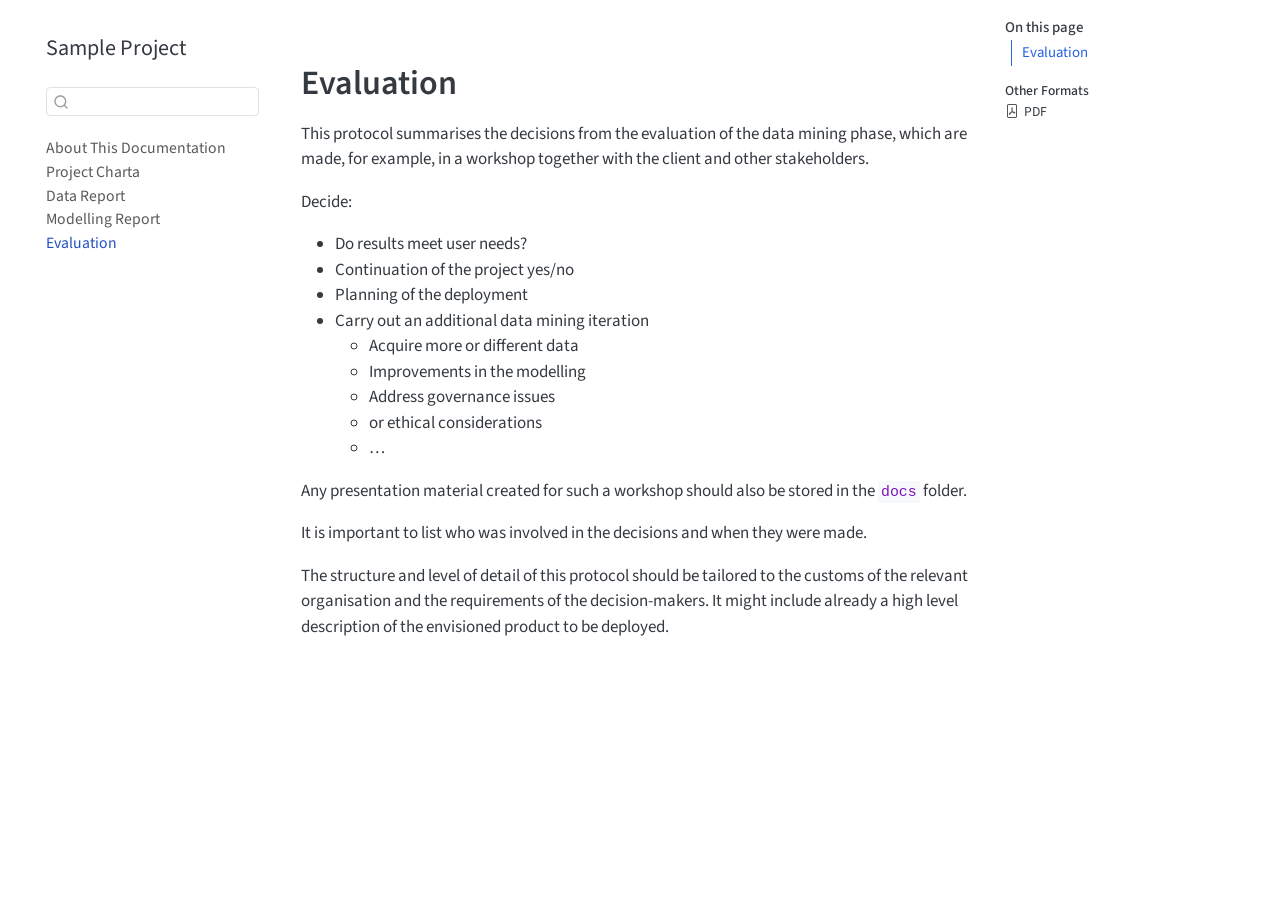
<file: evaluation.html>
<!DOCTYPE html>
<html xmlns="http://www.w3.org/1999/xhtml" lang="en" xml:lang="en"><head>

<meta charset="utf-8">
<meta name="generator" content="quarto-1.7.32">

<meta name="viewport" content="width=device-width, initial-scale=1.0, user-scalable=yes">


<title>evaluation – Sample Project</title>
<style>
code{white-space: pre-wrap;}
span.smallcaps{font-variant: small-caps;}
div.columns{display: flex; gap: min(4vw, 1.5em);}
div.column{flex: auto; overflow-x: auto;}
div.hanging-indent{margin-left: 1.5em; text-indent: -1.5em;}
ul.task-list{list-style: none;}
ul.task-list li input[type="checkbox"] {
  width: 0.8em;
  margin: 0 0.8em 0.2em -1em; /* quarto-specific, see https://github.com/quarto-dev/quarto-cli/issues/4556 */ 
  vertical-align: middle;
}
</style>


<script src="site_libs/quarto-nav/quarto-nav.js"></script>
<script src="site_libs/quarto-nav/headroom.min.js"></script>
<script src="site_libs/clipboard/clipboard.min.js"></script>
<script src="site_libs/quarto-search/autocomplete.umd.js"></script>
<script src="site_libs/quarto-search/fuse.min.js"></script>
<script src="site_libs/quarto-search/quarto-search.js"></script>
<meta name="quarto:offset" content="./">
<script src="site_libs/quarto-html/quarto.js" type="module"></script>
<script src="site_libs/quarto-html/tabsets/tabsets.js" type="module"></script>
<script src="site_libs/quarto-html/popper.min.js"></script>
<script src="site_libs/quarto-html/tippy.umd.min.js"></script>
<script src="site_libs/quarto-html/anchor.min.js"></script>
<link href="site_libs/quarto-html/tippy.css" rel="stylesheet">
<link href="site_libs/quarto-html/quarto-syntax-highlighting-37eea08aefeeee20ff55810ff984fec1.css" rel="stylesheet" id="quarto-text-highlighting-styles">
<script src="site_libs/bootstrap/bootstrap.min.js"></script>
<link href="site_libs/bootstrap/bootstrap-icons.css" rel="stylesheet">
<link href="site_libs/bootstrap/bootstrap-c3a4ccfa00102833839536ff692ac39d.min.css" rel="stylesheet" append-hash="true" id="quarto-bootstrap" data-mode="light">
<script id="quarto-search-options" type="application/json">{
  "location": "sidebar",
  "copy-button": false,
  "collapse-after": 3,
  "panel-placement": "start",
  "type": "textbox",
  "limit": 50,
  "keyboard-shortcut": [
    "f",
    "/",
    "s"
  ],
  "show-item-context": false,
  "language": {
    "search-no-results-text": "No results",
    "search-matching-documents-text": "matching documents",
    "search-copy-link-title": "Copy link to search",
    "search-hide-matches-text": "Hide additional matches",
    "search-more-match-text": "more match in this document",
    "search-more-matches-text": "more matches in this document",
    "search-clear-button-title": "Clear",
    "search-text-placeholder": "",
    "search-detached-cancel-button-title": "Cancel",
    "search-submit-button-title": "Submit",
    "search-label": "Search"
  }
}</script>


<link rel="stylesheet" href="styles.css">
</head>

<body class="nav-sidebar floating quarto-light">

<div id="quarto-search-results"></div>
  <header id="quarto-header" class="headroom fixed-top">
  <nav class="quarto-secondary-nav">
    <div class="container-fluid d-flex">
      <button type="button" class="quarto-btn-toggle btn" data-bs-toggle="collapse" role="button" data-bs-target=".quarto-sidebar-collapse-item" aria-controls="quarto-sidebar" aria-expanded="false" aria-label="Toggle sidebar navigation" onclick="if (window.quartoToggleHeadroom) { window.quartoToggleHeadroom(); }">
        <i class="bi bi-layout-text-sidebar-reverse"></i>
      </button>
        <nav class="quarto-page-breadcrumbs" aria-label="breadcrumb"><ol class="breadcrumb"><li class="breadcrumb-item"><a href="./evaluation.html">Evaluation</a></li></ol></nav>
        <a class="flex-grow-1" role="navigation" data-bs-toggle="collapse" data-bs-target=".quarto-sidebar-collapse-item" aria-controls="quarto-sidebar" aria-expanded="false" aria-label="Toggle sidebar navigation" onclick="if (window.quartoToggleHeadroom) { window.quartoToggleHeadroom(); }">      
        </a>
      <button type="button" class="btn quarto-search-button" aria-label="Search" onclick="window.quartoOpenSearch();">
        <i class="bi bi-search"></i>
      </button>
    </div>
  </nav>
</header>
<!-- content -->
<div id="quarto-content" class="quarto-container page-columns page-rows-contents page-layout-article">
<!-- sidebar -->
  <nav id="quarto-sidebar" class="sidebar collapse collapse-horizontal quarto-sidebar-collapse-item sidebar-navigation floating overflow-auto">
    <div class="pt-lg-2 mt-2 text-left sidebar-header">
    <div class="sidebar-title mb-0 py-0">
      <a href="./">Sample Project</a> 
    </div>
      </div>
        <div class="mt-2 flex-shrink-0 align-items-center">
        <div class="sidebar-search">
        <div id="quarto-search" class="" title="Search"></div>
        </div>
        </div>
    <div class="sidebar-menu-container"> 
    <ul class="list-unstyled mt-1">
        <li class="sidebar-item">
  <div class="sidebar-item-container"> 
  <a href="./index.html" class="sidebar-item-text sidebar-link">
 <span class="menu-text">About This Documentation</span></a>
  </div>
</li>
        <li class="sidebar-item">
  <div class="sidebar-item-container"> 
  <a href="./project_charta.html" class="sidebar-item-text sidebar-link">
 <span class="menu-text">Project Charta</span></a>
  </div>
</li>
        <li class="sidebar-item">
  <div class="sidebar-item-container"> 
  <a href="./data_report.html" class="sidebar-item-text sidebar-link">
 <span class="menu-text">Data Report</span></a>
  </div>
</li>
        <li class="sidebar-item">
  <div class="sidebar-item-container"> 
  <a href="./modelling_report.html" class="sidebar-item-text sidebar-link">
 <span class="menu-text">Modelling Report</span></a>
  </div>
</li>
        <li class="sidebar-item">
  <div class="sidebar-item-container"> 
  <a href="./evaluation.html" class="sidebar-item-text sidebar-link active">
 <span class="menu-text">Evaluation</span></a>
  </div>
</li>
    </ul>
    </div>
</nav>
<div id="quarto-sidebar-glass" class="quarto-sidebar-collapse-item" data-bs-toggle="collapse" data-bs-target=".quarto-sidebar-collapse-item"></div>
<!-- margin-sidebar -->
    <div id="quarto-margin-sidebar" class="sidebar margin-sidebar">
        <nav id="TOC" role="doc-toc" class="toc-active">
    <h2 id="toc-title">On this page</h2>
   
  <ul>
  <li><a href="#evaluation" id="toc-evaluation" class="nav-link active" data-scroll-target="#evaluation">Evaluation</a></li>
  </ul>
<div class="quarto-alternate-formats"><h2>Other Formats</h2><ul><li><a href="evaluation.pdf"><i class="bi bi-file-pdf"></i>PDF</a></li></ul></div></nav>
    </div>
<!-- main -->
<main class="content" id="quarto-document-content"><header id="title-block-header" class="quarto-title-block"></header>




<section id="evaluation" class="level1">
<h1>Evaluation</h1>
<p>This protocol summarises the decisions from the evaluation of the data mining phase, which are made, for example, in a workshop together with the client and other stakeholders.</p>
<p>Decide:</p>
<ul>
<li>Do results meet user needs?</li>
<li>Continuation of the project yes/no</li>
<li>Planning of the deployment</li>
<li>Carry out an additional data mining iteration
<ul>
<li>Acquire more or different data</li>
<li>Improvements in the modelling</li>
<li>Address governance issues</li>
<li>or ethical considerations</li>
<li>…</li>
</ul></li>
</ul>
<p>Any presentation material created for such a workshop should also be stored in the <code>docs</code> folder.</p>
<p>It is important to list who was involved in the decisions and when they were made.</p>
<p>The structure and level of detail of this protocol should be tailored to the customs of the relevant organisation and the requirements of the decision-makers. It might include already a high level description of the envisioned product to be deployed.</p>


</section>

</main> <!-- /main -->
<script id="quarto-html-after-body" type="application/javascript">
  window.document.addEventListener("DOMContentLoaded", function (event) {
    const icon = "";
    const anchorJS = new window.AnchorJS();
    anchorJS.options = {
      placement: 'right',
      icon: icon
    };
    anchorJS.add('.anchored');
    const isCodeAnnotation = (el) => {
      for (const clz of el.classList) {
        if (clz.startsWith('code-annotation-')) {                     
          return true;
        }
      }
      return false;
    }
    const onCopySuccess = function(e) {
      // button target
      const button = e.trigger;
      // don't keep focus
      button.blur();
      // flash "checked"
      button.classList.add('code-copy-button-checked');
      var currentTitle = button.getAttribute("title");
      button.setAttribute("title", "Copied!");
      let tooltip;
      if (window.bootstrap) {
        button.setAttribute("data-bs-toggle", "tooltip");
        button.setAttribute("data-bs-placement", "left");
        button.setAttribute("data-bs-title", "Copied!");
        tooltip = new bootstrap.Tooltip(button, 
          { trigger: "manual", 
            customClass: "code-copy-button-tooltip",
            offset: [0, -8]});
        tooltip.show();    
      }
      setTimeout(function() {
        if (tooltip) {
          tooltip.hide();
          button.removeAttribute("data-bs-title");
          button.removeAttribute("data-bs-toggle");
          button.removeAttribute("data-bs-placement");
        }
        button.setAttribute("title", currentTitle);
        button.classList.remove('code-copy-button-checked');
      }, 1000);
      // clear code selection
      e.clearSelection();
    }
    const getTextToCopy = function(trigger) {
        const codeEl = trigger.previousElementSibling.cloneNode(true);
        for (const childEl of codeEl.children) {
          if (isCodeAnnotation(childEl)) {
            childEl.remove();
          }
        }
        return codeEl.innerText;
    }
    const clipboard = new window.ClipboardJS('.code-copy-button:not([data-in-quarto-modal])', {
      text: getTextToCopy
    });
    clipboard.on('success', onCopySuccess);
    if (window.document.getElementById('quarto-embedded-source-code-modal')) {
      const clipboardModal = new window.ClipboardJS('.code-copy-button[data-in-quarto-modal]', {
        text: getTextToCopy,
        container: window.document.getElementById('quarto-embedded-source-code-modal')
      });
      clipboardModal.on('success', onCopySuccess);
    }
      var localhostRegex = new RegExp(/^(?:http|https):\/\/localhost\:?[0-9]*\//);
      var mailtoRegex = new RegExp(/^mailto:/);
        var filterRegex = new RegExp("https:\/\/DorgeloK\.github\.io\/templateproject\/");
      var isInternal = (href) => {
          return filterRegex.test(href) || localhostRegex.test(href) || mailtoRegex.test(href);
      }
      // Inspect non-navigation links and adorn them if external
     var links = window.document.querySelectorAll('a[href]:not(.nav-link):not(.navbar-brand):not(.toc-action):not(.sidebar-link):not(.sidebar-item-toggle):not(.pagination-link):not(.no-external):not([aria-hidden]):not(.dropdown-item):not(.quarto-navigation-tool):not(.about-link)');
      for (var i=0; i<links.length; i++) {
        const link = links[i];
        if (!isInternal(link.href)) {
          // undo the damage that might have been done by quarto-nav.js in the case of
          // links that we want to consider external
          if (link.dataset.originalHref !== undefined) {
            link.href = link.dataset.originalHref;
          }
        }
      }
    function tippyHover(el, contentFn, onTriggerFn, onUntriggerFn) {
      const config = {
        allowHTML: true,
        maxWidth: 500,
        delay: 100,
        arrow: false,
        appendTo: function(el) {
            return el.parentElement;
        },
        interactive: true,
        interactiveBorder: 10,
        theme: 'quarto',
        placement: 'bottom-start',
      };
      if (contentFn) {
        config.content = contentFn;
      }
      if (onTriggerFn) {
        config.onTrigger = onTriggerFn;
      }
      if (onUntriggerFn) {
        config.onUntrigger = onUntriggerFn;
      }
      window.tippy(el, config); 
    }
    const noterefs = window.document.querySelectorAll('a[role="doc-noteref"]');
    for (var i=0; i<noterefs.length; i++) {
      const ref = noterefs[i];
      tippyHover(ref, function() {
        // use id or data attribute instead here
        let href = ref.getAttribute('data-footnote-href') || ref.getAttribute('href');
        try { href = new URL(href).hash; } catch {}
        const id = href.replace(/^#\/?/, "");
        const note = window.document.getElementById(id);
        if (note) {
          return note.innerHTML;
        } else {
          return "";
        }
      });
    }
    const xrefs = window.document.querySelectorAll('a.quarto-xref');
    const processXRef = (id, note) => {
      // Strip column container classes
      const stripColumnClz = (el) => {
        el.classList.remove("page-full", "page-columns");
        if (el.children) {
          for (const child of el.children) {
            stripColumnClz(child);
          }
        }
      }
      stripColumnClz(note)
      if (id === null || id.startsWith('sec-')) {
        // Special case sections, only their first couple elements
        const container = document.createElement("div");
        if (note.children && note.children.length > 2) {
          container.appendChild(note.children[0].cloneNode(true));
          for (let i = 1; i < note.children.length; i++) {
            const child = note.children[i];
            if (child.tagName === "P" && child.innerText === "") {
              continue;
            } else {
              container.appendChild(child.cloneNode(true));
              break;
            }
          }
          if (window.Quarto?.typesetMath) {
            window.Quarto.typesetMath(container);
          }
          return container.innerHTML
        } else {
          if (window.Quarto?.typesetMath) {
            window.Quarto.typesetMath(note);
          }
          return note.innerHTML;
        }
      } else {
        // Remove any anchor links if they are present
        const anchorLink = note.querySelector('a.anchorjs-link');
        if (anchorLink) {
          anchorLink.remove();
        }
        if (window.Quarto?.typesetMath) {
          window.Quarto.typesetMath(note);
        }
        if (note.classList.contains("callout")) {
          return note.outerHTML;
        } else {
          return note.innerHTML;
        }
      }
    }
    for (var i=0; i<xrefs.length; i++) {
      const xref = xrefs[i];
      tippyHover(xref, undefined, function(instance) {
        instance.disable();
        let url = xref.getAttribute('href');
        let hash = undefined; 
        if (url.startsWith('#')) {
          hash = url;
        } else {
          try { hash = new URL(url).hash; } catch {}
        }
        if (hash) {
          const id = hash.replace(/^#\/?/, "");
          const note = window.document.getElementById(id);
          if (note !== null) {
            try {
              const html = processXRef(id, note.cloneNode(true));
              instance.setContent(html);
            } finally {
              instance.enable();
              instance.show();
            }
          } else {
            // See if we can fetch this
            fetch(url.split('#')[0])
            .then(res => res.text())
            .then(html => {
              const parser = new DOMParser();
              const htmlDoc = parser.parseFromString(html, "text/html");
              const note = htmlDoc.getElementById(id);
              if (note !== null) {
                const html = processXRef(id, note);
                instance.setContent(html);
              } 
            }).finally(() => {
              instance.enable();
              instance.show();
            });
          }
        } else {
          // See if we can fetch a full url (with no hash to target)
          // This is a special case and we should probably do some content thinning / targeting
          fetch(url)
          .then(res => res.text())
          .then(html => {
            const parser = new DOMParser();
            const htmlDoc = parser.parseFromString(html, "text/html");
            const note = htmlDoc.querySelector('main.content');
            if (note !== null) {
              // This should only happen for chapter cross references
              // (since there is no id in the URL)
              // remove the first header
              if (note.children.length > 0 && note.children[0].tagName === "HEADER") {
                note.children[0].remove();
              }
              const html = processXRef(null, note);
              instance.setContent(html);
            } 
          }).finally(() => {
            instance.enable();
            instance.show();
          });
        }
      }, function(instance) {
      });
    }
        let selectedAnnoteEl;
        const selectorForAnnotation = ( cell, annotation) => {
          let cellAttr = 'data-code-cell="' + cell + '"';
          let lineAttr = 'data-code-annotation="' +  annotation + '"';
          const selector = 'span[' + cellAttr + '][' + lineAttr + ']';
          return selector;
        }
        const selectCodeLines = (annoteEl) => {
          const doc = window.document;
          const targetCell = annoteEl.getAttribute("data-target-cell");
          const targetAnnotation = annoteEl.getAttribute("data-target-annotation");
          const annoteSpan = window.document.querySelector(selectorForAnnotation(targetCell, targetAnnotation));
          const lines = annoteSpan.getAttribute("data-code-lines").split(",");
          const lineIds = lines.map((line) => {
            return targetCell + "-" + line;
          })
          let top = null;
          let height = null;
          let parent = null;
          if (lineIds.length > 0) {
              //compute the position of the single el (top and bottom and make a div)
              const el = window.document.getElementById(lineIds[0]);
              top = el.offsetTop;
              height = el.offsetHeight;
              parent = el.parentElement.parentElement;
            if (lineIds.length > 1) {
              const lastEl = window.document.getElementById(lineIds[lineIds.length - 1]);
              const bottom = lastEl.offsetTop + lastEl.offsetHeight;
              height = bottom - top;
            }
            if (top !== null && height !== null && parent !== null) {
              // cook up a div (if necessary) and position it 
              let div = window.document.getElementById("code-annotation-line-highlight");
              if (div === null) {
                div = window.document.createElement("div");
                div.setAttribute("id", "code-annotation-line-highlight");
                div.style.position = 'absolute';
                parent.appendChild(div);
              }
              div.style.top = top - 2 + "px";
              div.style.height = height + 4 + "px";
              div.style.left = 0;
              let gutterDiv = window.document.getElementById("code-annotation-line-highlight-gutter");
              if (gutterDiv === null) {
                gutterDiv = window.document.createElement("div");
                gutterDiv.setAttribute("id", "code-annotation-line-highlight-gutter");
                gutterDiv.style.position = 'absolute';
                const codeCell = window.document.getElementById(targetCell);
                const gutter = codeCell.querySelector('.code-annotation-gutter');
                gutter.appendChild(gutterDiv);
              }
              gutterDiv.style.top = top - 2 + "px";
              gutterDiv.style.height = height + 4 + "px";
            }
            selectedAnnoteEl = annoteEl;
          }
        };
        const unselectCodeLines = () => {
          const elementsIds = ["code-annotation-line-highlight", "code-annotation-line-highlight-gutter"];
          elementsIds.forEach((elId) => {
            const div = window.document.getElementById(elId);
            if (div) {
              div.remove();
            }
          });
          selectedAnnoteEl = undefined;
        };
          // Handle positioning of the toggle
      window.addEventListener(
        "resize",
        throttle(() => {
          elRect = undefined;
          if (selectedAnnoteEl) {
            selectCodeLines(selectedAnnoteEl);
          }
        }, 10)
      );
      function throttle(fn, ms) {
      let throttle = false;
      let timer;
        return (...args) => {
          if(!throttle) { // first call gets through
              fn.apply(this, args);
              throttle = true;
          } else { // all the others get throttled
              if(timer) clearTimeout(timer); // cancel #2
              timer = setTimeout(() => {
                fn.apply(this, args);
                timer = throttle = false;
              }, ms);
          }
        };
      }
        // Attach click handler to the DT
        const annoteDls = window.document.querySelectorAll('dt[data-target-cell]');
        for (const annoteDlNode of annoteDls) {
          annoteDlNode.addEventListener('click', (event) => {
            const clickedEl = event.target;
            if (clickedEl !== selectedAnnoteEl) {
              unselectCodeLines();
              const activeEl = window.document.querySelector('dt[data-target-cell].code-annotation-active');
              if (activeEl) {
                activeEl.classList.remove('code-annotation-active');
              }
              selectCodeLines(clickedEl);
              clickedEl.classList.add('code-annotation-active');
            } else {
              // Unselect the line
              unselectCodeLines();
              clickedEl.classList.remove('code-annotation-active');
            }
          });
        }
    const findCites = (el) => {
      const parentEl = el.parentElement;
      if (parentEl) {
        const cites = parentEl.dataset.cites;
        if (cites) {
          return {
            el,
            cites: cites.split(' ')
          };
        } else {
          return findCites(el.parentElement)
        }
      } else {
        return undefined;
      }
    };
    var bibliorefs = window.document.querySelectorAll('a[role="doc-biblioref"]');
    for (var i=0; i<bibliorefs.length; i++) {
      const ref = bibliorefs[i];
      const citeInfo = findCites(ref);
      if (citeInfo) {
        tippyHover(citeInfo.el, function() {
          var popup = window.document.createElement('div');
          citeInfo.cites.forEach(function(cite) {
            var citeDiv = window.document.createElement('div');
            citeDiv.classList.add('hanging-indent');
            citeDiv.classList.add('csl-entry');
            var biblioDiv = window.document.getElementById('ref-' + cite);
            if (biblioDiv) {
              citeDiv.innerHTML = biblioDiv.innerHTML;
            }
            popup.appendChild(citeDiv);
          });
          return popup.innerHTML;
        });
      }
    }
  });
  </script>
</div> <!-- /content -->




</body></html>
</file>
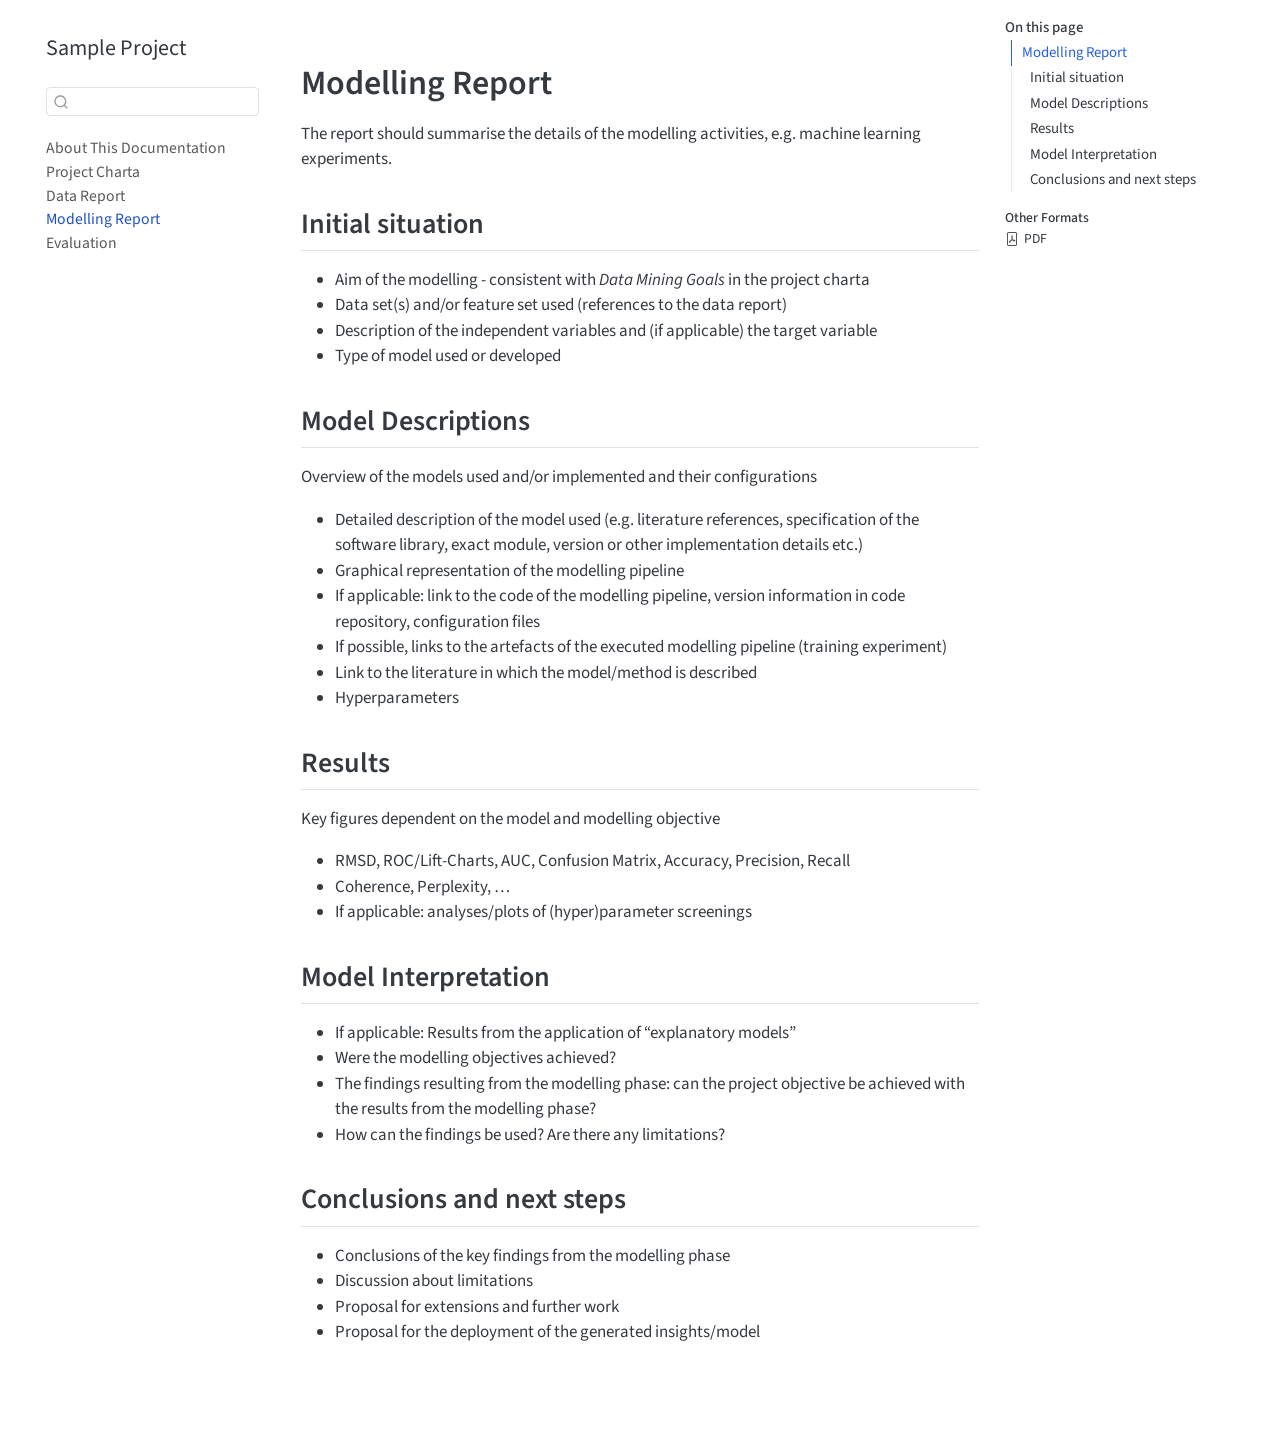
<file: modelling_report.html>
<!DOCTYPE html>
<html xmlns="http://www.w3.org/1999/xhtml" lang="en" xml:lang="en"><head>

<meta charset="utf-8">
<meta name="generator" content="quarto-1.7.32">

<meta name="viewport" content="width=device-width, initial-scale=1.0, user-scalable=yes">


<title>modelling_report – Sample Project</title>
<style>
code{white-space: pre-wrap;}
span.smallcaps{font-variant: small-caps;}
div.columns{display: flex; gap: min(4vw, 1.5em);}
div.column{flex: auto; overflow-x: auto;}
div.hanging-indent{margin-left: 1.5em; text-indent: -1.5em;}
ul.task-list{list-style: none;}
ul.task-list li input[type="checkbox"] {
  width: 0.8em;
  margin: 0 0.8em 0.2em -1em; /* quarto-specific, see https://github.com/quarto-dev/quarto-cli/issues/4556 */ 
  vertical-align: middle;
}
</style>


<script src="site_libs/quarto-nav/quarto-nav.js"></script>
<script src="site_libs/quarto-nav/headroom.min.js"></script>
<script src="site_libs/clipboard/clipboard.min.js"></script>
<script src="site_libs/quarto-search/autocomplete.umd.js"></script>
<script src="site_libs/quarto-search/fuse.min.js"></script>
<script src="site_libs/quarto-search/quarto-search.js"></script>
<meta name="quarto:offset" content="./">
<script src="site_libs/quarto-html/quarto.js" type="module"></script>
<script src="site_libs/quarto-html/tabsets/tabsets.js" type="module"></script>
<script src="site_libs/quarto-html/popper.min.js"></script>
<script src="site_libs/quarto-html/tippy.umd.min.js"></script>
<script src="site_libs/quarto-html/anchor.min.js"></script>
<link href="site_libs/quarto-html/tippy.css" rel="stylesheet">
<link href="site_libs/quarto-html/quarto-syntax-highlighting-37eea08aefeeee20ff55810ff984fec1.css" rel="stylesheet" id="quarto-text-highlighting-styles">
<script src="site_libs/bootstrap/bootstrap.min.js"></script>
<link href="site_libs/bootstrap/bootstrap-icons.css" rel="stylesheet">
<link href="site_libs/bootstrap/bootstrap-c3a4ccfa00102833839536ff692ac39d.min.css" rel="stylesheet" append-hash="true" id="quarto-bootstrap" data-mode="light">
<script id="quarto-search-options" type="application/json">{
  "location": "sidebar",
  "copy-button": false,
  "collapse-after": 3,
  "panel-placement": "start",
  "type": "textbox",
  "limit": 50,
  "keyboard-shortcut": [
    "f",
    "/",
    "s"
  ],
  "show-item-context": false,
  "language": {
    "search-no-results-text": "No results",
    "search-matching-documents-text": "matching documents",
    "search-copy-link-title": "Copy link to search",
    "search-hide-matches-text": "Hide additional matches",
    "search-more-match-text": "more match in this document",
    "search-more-matches-text": "more matches in this document",
    "search-clear-button-title": "Clear",
    "search-text-placeholder": "",
    "search-detached-cancel-button-title": "Cancel",
    "search-submit-button-title": "Submit",
    "search-label": "Search"
  }
}</script>


<link rel="stylesheet" href="styles.css">
</head>

<body class="nav-sidebar floating quarto-light">

<div id="quarto-search-results"></div>
  <header id="quarto-header" class="headroom fixed-top">
  <nav class="quarto-secondary-nav">
    <div class="container-fluid d-flex">
      <button type="button" class="quarto-btn-toggle btn" data-bs-toggle="collapse" role="button" data-bs-target=".quarto-sidebar-collapse-item" aria-controls="quarto-sidebar" aria-expanded="false" aria-label="Toggle sidebar navigation" onclick="if (window.quartoToggleHeadroom) { window.quartoToggleHeadroom(); }">
        <i class="bi bi-layout-text-sidebar-reverse"></i>
      </button>
        <nav class="quarto-page-breadcrumbs" aria-label="breadcrumb"><ol class="breadcrumb"><li class="breadcrumb-item"><a href="./modelling_report.html">Modelling Report</a></li></ol></nav>
        <a class="flex-grow-1" role="navigation" data-bs-toggle="collapse" data-bs-target=".quarto-sidebar-collapse-item" aria-controls="quarto-sidebar" aria-expanded="false" aria-label="Toggle sidebar navigation" onclick="if (window.quartoToggleHeadroom) { window.quartoToggleHeadroom(); }">      
        </a>
      <button type="button" class="btn quarto-search-button" aria-label="Search" onclick="window.quartoOpenSearch();">
        <i class="bi bi-search"></i>
      </button>
    </div>
  </nav>
</header>
<!-- content -->
<div id="quarto-content" class="quarto-container page-columns page-rows-contents page-layout-article">
<!-- sidebar -->
  <nav id="quarto-sidebar" class="sidebar collapse collapse-horizontal quarto-sidebar-collapse-item sidebar-navigation floating overflow-auto">
    <div class="pt-lg-2 mt-2 text-left sidebar-header">
    <div class="sidebar-title mb-0 py-0">
      <a href="./">Sample Project</a> 
    </div>
      </div>
        <div class="mt-2 flex-shrink-0 align-items-center">
        <div class="sidebar-search">
        <div id="quarto-search" class="" title="Search"></div>
        </div>
        </div>
    <div class="sidebar-menu-container"> 
    <ul class="list-unstyled mt-1">
        <li class="sidebar-item">
  <div class="sidebar-item-container"> 
  <a href="./index.html" class="sidebar-item-text sidebar-link">
 <span class="menu-text">About This Documentation</span></a>
  </div>
</li>
        <li class="sidebar-item">
  <div class="sidebar-item-container"> 
  <a href="./project_charta.html" class="sidebar-item-text sidebar-link">
 <span class="menu-text">Project Charta</span></a>
  </div>
</li>
        <li class="sidebar-item">
  <div class="sidebar-item-container"> 
  <a href="./data_report.html" class="sidebar-item-text sidebar-link">
 <span class="menu-text">Data Report</span></a>
  </div>
</li>
        <li class="sidebar-item">
  <div class="sidebar-item-container"> 
  <a href="./modelling_report.html" class="sidebar-item-text sidebar-link active">
 <span class="menu-text">Modelling Report</span></a>
  </div>
</li>
        <li class="sidebar-item">
  <div class="sidebar-item-container"> 
  <a href="./evaluation.html" class="sidebar-item-text sidebar-link">
 <span class="menu-text">Evaluation</span></a>
  </div>
</li>
    </ul>
    </div>
</nav>
<div id="quarto-sidebar-glass" class="quarto-sidebar-collapse-item" data-bs-toggle="collapse" data-bs-target=".quarto-sidebar-collapse-item"></div>
<!-- margin-sidebar -->
    <div id="quarto-margin-sidebar" class="sidebar margin-sidebar">
        <nav id="TOC" role="doc-toc" class="toc-active">
    <h2 id="toc-title">On this page</h2>
   
  <ul>
  <li><a href="#modelling-report" id="toc-modelling-report" class="nav-link active" data-scroll-target="#modelling-report">Modelling Report</a>
  <ul class="collapse">
  <li><a href="#initial-situation" id="toc-initial-situation" class="nav-link" data-scroll-target="#initial-situation">Initial situation</a></li>
  <li><a href="#model-descriptions" id="toc-model-descriptions" class="nav-link" data-scroll-target="#model-descriptions">Model Descriptions</a></li>
  <li><a href="#results" id="toc-results" class="nav-link" data-scroll-target="#results">Results</a></li>
  <li><a href="#model-interpretation" id="toc-model-interpretation" class="nav-link" data-scroll-target="#model-interpretation">Model Interpretation</a></li>
  <li><a href="#conclusions-and-next-steps" id="toc-conclusions-and-next-steps" class="nav-link" data-scroll-target="#conclusions-and-next-steps">Conclusions and next steps</a></li>
  </ul></li>
  </ul>
<div class="quarto-alternate-formats"><h2>Other Formats</h2><ul><li><a href="modelling_report.pdf"><i class="bi bi-file-pdf"></i>PDF</a></li></ul></div></nav>
    </div>
<!-- main -->
<main class="content" id="quarto-document-content"><header id="title-block-header" class="quarto-title-block"></header>




<section id="modelling-report" class="level1">
<h1>Modelling Report</h1>
<p>The report should summarise the details of the modelling activities, e.g.&nbsp;machine learning experiments.</p>
<section id="initial-situation" class="level2">
<h2 class="anchored" data-anchor-id="initial-situation">Initial situation</h2>
<ul>
<li>Aim of the modelling - consistent with <em>Data Mining Goals</em> in the project charta</li>
<li>Data set(s) and/or feature set used (references to the data report)</li>
<li>Description of the independent variables and (if applicable) the target variable</li>
<li>Type of model used or developed</li>
</ul>
</section>
<section id="model-descriptions" class="level2">
<h2 class="anchored" data-anchor-id="model-descriptions">Model Descriptions</h2>
<p>Overview of the models used and/or implemented and their configurations</p>
<ul>
<li>Detailed description of the model used (e.g.&nbsp;literature references, specification of the software library, exact module, version or other implementation details etc.)</li>
<li>Graphical representation of the modelling pipeline</li>
<li>If applicable: link to the code of the modelling pipeline, version information in code repository, configuration files</li>
<li>If possible, links to the artefacts of the executed modelling pipeline (training experiment)</li>
<li>Link to the literature in which the model/method is described</li>
<li>Hyperparameters</li>
</ul>
</section>
<section id="results" class="level2">
<h2 class="anchored" data-anchor-id="results">Results</h2>
<p>Key figures dependent on the model and modelling objective</p>
<ul>
<li>RMSD, ROC/Lift-Charts, AUC, Confusion Matrix, Accuracy, Precision, Recall</li>
<li>Coherence, Perplexity, …</li>
<li>If applicable: analyses/plots of (hyper)parameter screenings</li>
</ul>
</section>
<section id="model-interpretation" class="level2">
<h2 class="anchored" data-anchor-id="model-interpretation">Model Interpretation</h2>
<ul>
<li>If applicable: Results from the application of “explanatory models”</li>
<li>Were the modelling objectives achieved?</li>
<li>The findings resulting from the modelling phase: can the project objective be achieved with the results from the modelling phase?</li>
<li>How can the findings be used? Are there any limitations?</li>
</ul>
</section>
<section id="conclusions-and-next-steps" class="level2">
<h2 class="anchored" data-anchor-id="conclusions-and-next-steps">Conclusions and next steps</h2>
<ul>
<li>Conclusions of the key findings from the modelling phase</li>
<li>Discussion about limitations</li>
<li>Proposal for extensions and further work</li>
<li>Proposal for the deployment of the generated insights/model</li>
</ul>


</section>
</section>

</main> <!-- /main -->
<script id="quarto-html-after-body" type="application/javascript">
  window.document.addEventListener("DOMContentLoaded", function (event) {
    const icon = "";
    const anchorJS = new window.AnchorJS();
    anchorJS.options = {
      placement: 'right',
      icon: icon
    };
    anchorJS.add('.anchored');
    const isCodeAnnotation = (el) => {
      for (const clz of el.classList) {
        if (clz.startsWith('code-annotation-')) {                     
          return true;
        }
      }
      return false;
    }
    const onCopySuccess = function(e) {
      // button target
      const button = e.trigger;
      // don't keep focus
      button.blur();
      // flash "checked"
      button.classList.add('code-copy-button-checked');
      var currentTitle = button.getAttribute("title");
      button.setAttribute("title", "Copied!");
      let tooltip;
      if (window.bootstrap) {
        button.setAttribute("data-bs-toggle", "tooltip");
        button.setAttribute("data-bs-placement", "left");
        button.setAttribute("data-bs-title", "Copied!");
        tooltip = new bootstrap.Tooltip(button, 
          { trigger: "manual", 
            customClass: "code-copy-button-tooltip",
            offset: [0, -8]});
        tooltip.show();    
      }
      setTimeout(function() {
        if (tooltip) {
          tooltip.hide();
          button.removeAttribute("data-bs-title");
          button.removeAttribute("data-bs-toggle");
          button.removeAttribute("data-bs-placement");
        }
        button.setAttribute("title", currentTitle);
        button.classList.remove('code-copy-button-checked');
      }, 1000);
      // clear code selection
      e.clearSelection();
    }
    const getTextToCopy = function(trigger) {
        const codeEl = trigger.previousElementSibling.cloneNode(true);
        for (const childEl of codeEl.children) {
          if (isCodeAnnotation(childEl)) {
            childEl.remove();
          }
        }
        return codeEl.innerText;
    }
    const clipboard = new window.ClipboardJS('.code-copy-button:not([data-in-quarto-modal])', {
      text: getTextToCopy
    });
    clipboard.on('success', onCopySuccess);
    if (window.document.getElementById('quarto-embedded-source-code-modal')) {
      const clipboardModal = new window.ClipboardJS('.code-copy-button[data-in-quarto-modal]', {
        text: getTextToCopy,
        container: window.document.getElementById('quarto-embedded-source-code-modal')
      });
      clipboardModal.on('success', onCopySuccess);
    }
      var localhostRegex = new RegExp(/^(?:http|https):\/\/localhost\:?[0-9]*\//);
      var mailtoRegex = new RegExp(/^mailto:/);
        var filterRegex = new RegExp("https:\/\/DorgeloK\.github\.io\/templateproject\/");
      var isInternal = (href) => {
          return filterRegex.test(href) || localhostRegex.test(href) || mailtoRegex.test(href);
      }
      // Inspect non-navigation links and adorn them if external
     var links = window.document.querySelectorAll('a[href]:not(.nav-link):not(.navbar-brand):not(.toc-action):not(.sidebar-link):not(.sidebar-item-toggle):not(.pagination-link):not(.no-external):not([aria-hidden]):not(.dropdown-item):not(.quarto-navigation-tool):not(.about-link)');
      for (var i=0; i<links.length; i++) {
        const link = links[i];
        if (!isInternal(link.href)) {
          // undo the damage that might have been done by quarto-nav.js in the case of
          // links that we want to consider external
          if (link.dataset.originalHref !== undefined) {
            link.href = link.dataset.originalHref;
          }
        }
      }
    function tippyHover(el, contentFn, onTriggerFn, onUntriggerFn) {
      const config = {
        allowHTML: true,
        maxWidth: 500,
        delay: 100,
        arrow: false,
        appendTo: function(el) {
            return el.parentElement;
        },
        interactive: true,
        interactiveBorder: 10,
        theme: 'quarto',
        placement: 'bottom-start',
      };
      if (contentFn) {
        config.content = contentFn;
      }
      if (onTriggerFn) {
        config.onTrigger = onTriggerFn;
      }
      if (onUntriggerFn) {
        config.onUntrigger = onUntriggerFn;
      }
      window.tippy(el, config); 
    }
    const noterefs = window.document.querySelectorAll('a[role="doc-noteref"]');
    for (var i=0; i<noterefs.length; i++) {
      const ref = noterefs[i];
      tippyHover(ref, function() {
        // use id or data attribute instead here
        let href = ref.getAttribute('data-footnote-href') || ref.getAttribute('href');
        try { href = new URL(href).hash; } catch {}
        const id = href.replace(/^#\/?/, "");
        const note = window.document.getElementById(id);
        if (note) {
          return note.innerHTML;
        } else {
          return "";
        }
      });
    }
    const xrefs = window.document.querySelectorAll('a.quarto-xref');
    const processXRef = (id, note) => {
      // Strip column container classes
      const stripColumnClz = (el) => {
        el.classList.remove("page-full", "page-columns");
        if (el.children) {
          for (const child of el.children) {
            stripColumnClz(child);
          }
        }
      }
      stripColumnClz(note)
      if (id === null || id.startsWith('sec-')) {
        // Special case sections, only their first couple elements
        const container = document.createElement("div");
        if (note.children && note.children.length > 2) {
          container.appendChild(note.children[0].cloneNode(true));
          for (let i = 1; i < note.children.length; i++) {
            const child = note.children[i];
            if (child.tagName === "P" && child.innerText === "") {
              continue;
            } else {
              container.appendChild(child.cloneNode(true));
              break;
            }
          }
          if (window.Quarto?.typesetMath) {
            window.Quarto.typesetMath(container);
          }
          return container.innerHTML
        } else {
          if (window.Quarto?.typesetMath) {
            window.Quarto.typesetMath(note);
          }
          return note.innerHTML;
        }
      } else {
        // Remove any anchor links if they are present
        const anchorLink = note.querySelector('a.anchorjs-link');
        if (anchorLink) {
          anchorLink.remove();
        }
        if (window.Quarto?.typesetMath) {
          window.Quarto.typesetMath(note);
        }
        if (note.classList.contains("callout")) {
          return note.outerHTML;
        } else {
          return note.innerHTML;
        }
      }
    }
    for (var i=0; i<xrefs.length; i++) {
      const xref = xrefs[i];
      tippyHover(xref, undefined, function(instance) {
        instance.disable();
        let url = xref.getAttribute('href');
        let hash = undefined; 
        if (url.startsWith('#')) {
          hash = url;
        } else {
          try { hash = new URL(url).hash; } catch {}
        }
        if (hash) {
          const id = hash.replace(/^#\/?/, "");
          const note = window.document.getElementById(id);
          if (note !== null) {
            try {
              const html = processXRef(id, note.cloneNode(true));
              instance.setContent(html);
            } finally {
              instance.enable();
              instance.show();
            }
          } else {
            // See if we can fetch this
            fetch(url.split('#')[0])
            .then(res => res.text())
            .then(html => {
              const parser = new DOMParser();
              const htmlDoc = parser.parseFromString(html, "text/html");
              const note = htmlDoc.getElementById(id);
              if (note !== null) {
                const html = processXRef(id, note);
                instance.setContent(html);
              } 
            }).finally(() => {
              instance.enable();
              instance.show();
            });
          }
        } else {
          // See if we can fetch a full url (with no hash to target)
          // This is a special case and we should probably do some content thinning / targeting
          fetch(url)
          .then(res => res.text())
          .then(html => {
            const parser = new DOMParser();
            const htmlDoc = parser.parseFromString(html, "text/html");
            const note = htmlDoc.querySelector('main.content');
            if (note !== null) {
              // This should only happen for chapter cross references
              // (since there is no id in the URL)
              // remove the first header
              if (note.children.length > 0 && note.children[0].tagName === "HEADER") {
                note.children[0].remove();
              }
              const html = processXRef(null, note);
              instance.setContent(html);
            } 
          }).finally(() => {
            instance.enable();
            instance.show();
          });
        }
      }, function(instance) {
      });
    }
        let selectedAnnoteEl;
        const selectorForAnnotation = ( cell, annotation) => {
          let cellAttr = 'data-code-cell="' + cell + '"';
          let lineAttr = 'data-code-annotation="' +  annotation + '"';
          const selector = 'span[' + cellAttr + '][' + lineAttr + ']';
          return selector;
        }
        const selectCodeLines = (annoteEl) => {
          const doc = window.document;
          const targetCell = annoteEl.getAttribute("data-target-cell");
          const targetAnnotation = annoteEl.getAttribute("data-target-annotation");
          const annoteSpan = window.document.querySelector(selectorForAnnotation(targetCell, targetAnnotation));
          const lines = annoteSpan.getAttribute("data-code-lines").split(",");
          const lineIds = lines.map((line) => {
            return targetCell + "-" + line;
          })
          let top = null;
          let height = null;
          let parent = null;
          if (lineIds.length > 0) {
              //compute the position of the single el (top and bottom and make a div)
              const el = window.document.getElementById(lineIds[0]);
              top = el.offsetTop;
              height = el.offsetHeight;
              parent = el.parentElement.parentElement;
            if (lineIds.length > 1) {
              const lastEl = window.document.getElementById(lineIds[lineIds.length - 1]);
              const bottom = lastEl.offsetTop + lastEl.offsetHeight;
              height = bottom - top;
            }
            if (top !== null && height !== null && parent !== null) {
              // cook up a div (if necessary) and position it 
              let div = window.document.getElementById("code-annotation-line-highlight");
              if (div === null) {
                div = window.document.createElement("div");
                div.setAttribute("id", "code-annotation-line-highlight");
                div.style.position = 'absolute';
                parent.appendChild(div);
              }
              div.style.top = top - 2 + "px";
              div.style.height = height + 4 + "px";
              div.style.left = 0;
              let gutterDiv = window.document.getElementById("code-annotation-line-highlight-gutter");
              if (gutterDiv === null) {
                gutterDiv = window.document.createElement("div");
                gutterDiv.setAttribute("id", "code-annotation-line-highlight-gutter");
                gutterDiv.style.position = 'absolute';
                const codeCell = window.document.getElementById(targetCell);
                const gutter = codeCell.querySelector('.code-annotation-gutter');
                gutter.appendChild(gutterDiv);
              }
              gutterDiv.style.top = top - 2 + "px";
              gutterDiv.style.height = height + 4 + "px";
            }
            selectedAnnoteEl = annoteEl;
          }
        };
        const unselectCodeLines = () => {
          const elementsIds = ["code-annotation-line-highlight", "code-annotation-line-highlight-gutter"];
          elementsIds.forEach((elId) => {
            const div = window.document.getElementById(elId);
            if (div) {
              div.remove();
            }
          });
          selectedAnnoteEl = undefined;
        };
          // Handle positioning of the toggle
      window.addEventListener(
        "resize",
        throttle(() => {
          elRect = undefined;
          if (selectedAnnoteEl) {
            selectCodeLines(selectedAnnoteEl);
          }
        }, 10)
      );
      function throttle(fn, ms) {
      let throttle = false;
      let timer;
        return (...args) => {
          if(!throttle) { // first call gets through
              fn.apply(this, args);
              throttle = true;
          } else { // all the others get throttled
              if(timer) clearTimeout(timer); // cancel #2
              timer = setTimeout(() => {
                fn.apply(this, args);
                timer = throttle = false;
              }, ms);
          }
        };
      }
        // Attach click handler to the DT
        const annoteDls = window.document.querySelectorAll('dt[data-target-cell]');
        for (const annoteDlNode of annoteDls) {
          annoteDlNode.addEventListener('click', (event) => {
            const clickedEl = event.target;
            if (clickedEl !== selectedAnnoteEl) {
              unselectCodeLines();
              const activeEl = window.document.querySelector('dt[data-target-cell].code-annotation-active');
              if (activeEl) {
                activeEl.classList.remove('code-annotation-active');
              }
              selectCodeLines(clickedEl);
              clickedEl.classList.add('code-annotation-active');
            } else {
              // Unselect the line
              unselectCodeLines();
              clickedEl.classList.remove('code-annotation-active');
            }
          });
        }
    const findCites = (el) => {
      const parentEl = el.parentElement;
      if (parentEl) {
        const cites = parentEl.dataset.cites;
        if (cites) {
          return {
            el,
            cites: cites.split(' ')
          };
        } else {
          return findCites(el.parentElement)
        }
      } else {
        return undefined;
      }
    };
    var bibliorefs = window.document.querySelectorAll('a[role="doc-biblioref"]');
    for (var i=0; i<bibliorefs.length; i++) {
      const ref = bibliorefs[i];
      const citeInfo = findCites(ref);
      if (citeInfo) {
        tippyHover(citeInfo.el, function() {
          var popup = window.document.createElement('div');
          citeInfo.cites.forEach(function(cite) {
            var citeDiv = window.document.createElement('div');
            citeDiv.classList.add('hanging-indent');
            citeDiv.classList.add('csl-entry');
            var biblioDiv = window.document.getElementById('ref-' + cite);
            if (biblioDiv) {
              citeDiv.innerHTML = biblioDiv.innerHTML;
            }
            popup.appendChild(citeDiv);
          });
          return popup.innerHTML;
        });
      }
    }
  });
  </script>
</div> <!-- /content -->




</body></html>
</file>
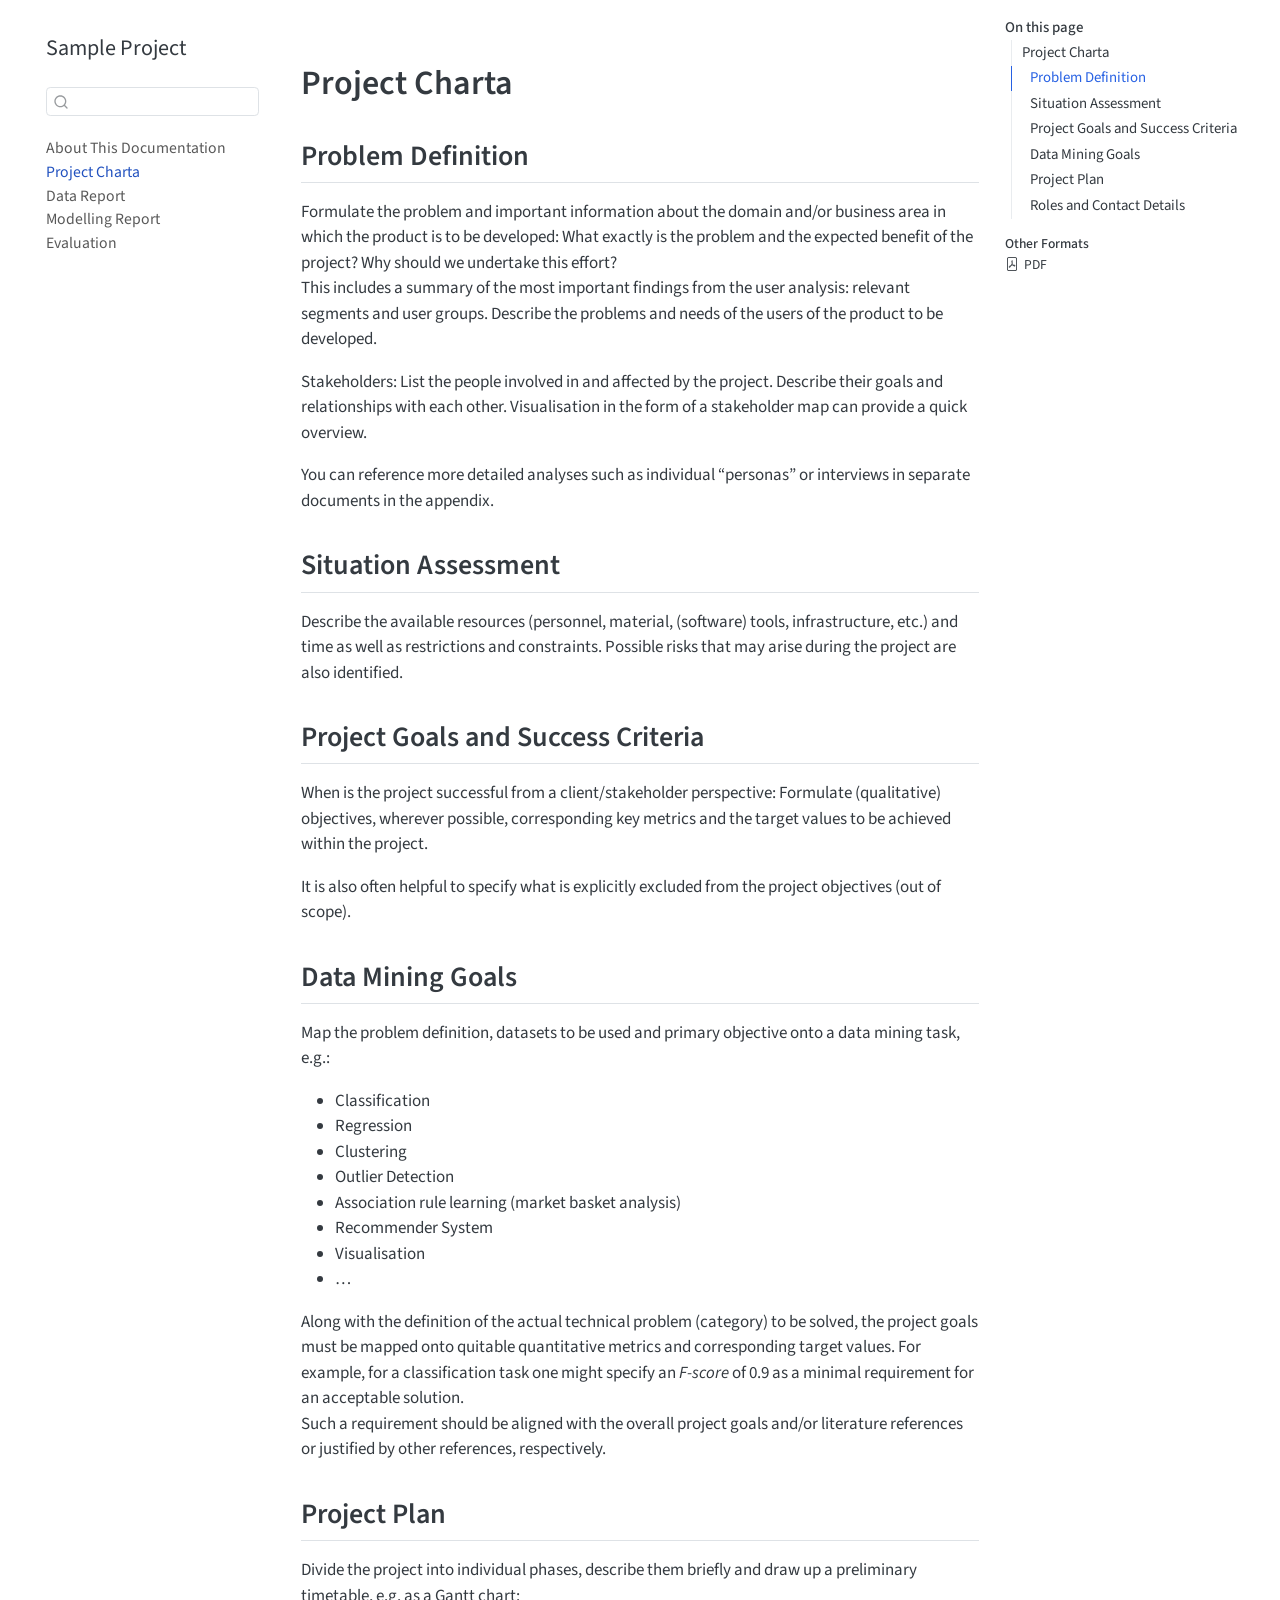
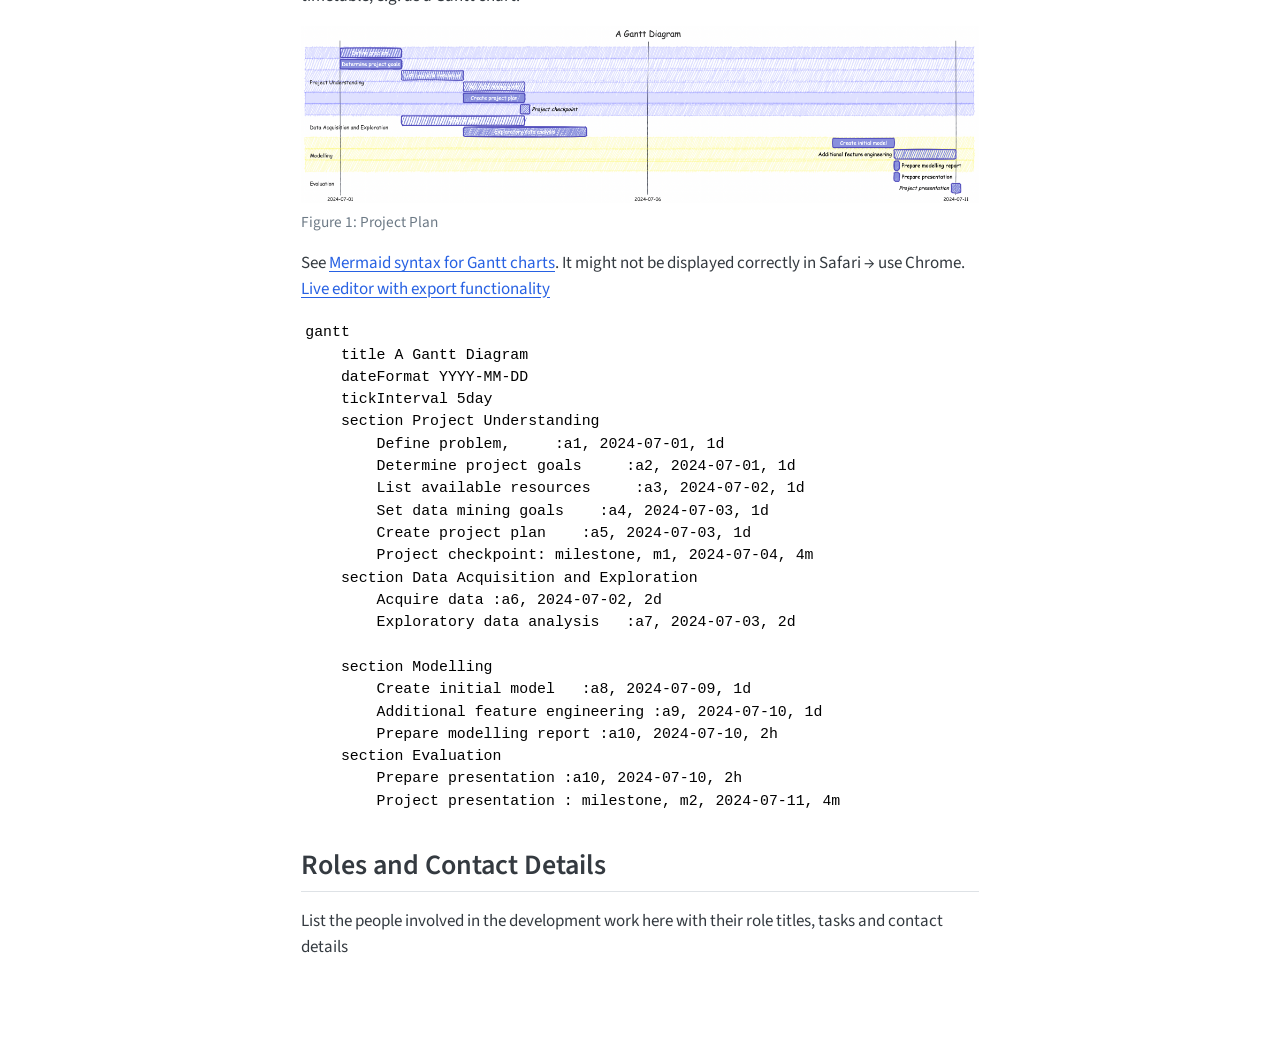
<file: project_charta.html>
<!DOCTYPE html>
<html xmlns="http://www.w3.org/1999/xhtml" lang="en" xml:lang="en"><head>

<meta charset="utf-8">
<meta name="generator" content="quarto-1.7.32">

<meta name="viewport" content="width=device-width, initial-scale=1.0, user-scalable=yes">


<title>project_charta – Sample Project</title>
<style>
code{white-space: pre-wrap;}
span.smallcaps{font-variant: small-caps;}
div.columns{display: flex; gap: min(4vw, 1.5em);}
div.column{flex: auto; overflow-x: auto;}
div.hanging-indent{margin-left: 1.5em; text-indent: -1.5em;}
ul.task-list{list-style: none;}
ul.task-list li input[type="checkbox"] {
  width: 0.8em;
  margin: 0 0.8em 0.2em -1em; /* quarto-specific, see https://github.com/quarto-dev/quarto-cli/issues/4556 */ 
  vertical-align: middle;
}
</style>


<script src="site_libs/quarto-nav/quarto-nav.js"></script>
<script src="site_libs/quarto-nav/headroom.min.js"></script>
<script src="site_libs/clipboard/clipboard.min.js"></script>
<script src="site_libs/quarto-search/autocomplete.umd.js"></script>
<script src="site_libs/quarto-search/fuse.min.js"></script>
<script src="site_libs/quarto-search/quarto-search.js"></script>
<meta name="quarto:offset" content="./">
<script src="site_libs/quarto-html/quarto.js" type="module"></script>
<script src="site_libs/quarto-html/tabsets/tabsets.js" type="module"></script>
<script src="site_libs/quarto-html/popper.min.js"></script>
<script src="site_libs/quarto-html/tippy.umd.min.js"></script>
<script src="site_libs/quarto-html/anchor.min.js"></script>
<link href="site_libs/quarto-html/tippy.css" rel="stylesheet">
<link href="site_libs/quarto-html/quarto-syntax-highlighting-37eea08aefeeee20ff55810ff984fec1.css" rel="stylesheet" id="quarto-text-highlighting-styles">
<script src="site_libs/bootstrap/bootstrap.min.js"></script>
<link href="site_libs/bootstrap/bootstrap-icons.css" rel="stylesheet">
<link href="site_libs/bootstrap/bootstrap-c3a4ccfa00102833839536ff692ac39d.min.css" rel="stylesheet" append-hash="true" id="quarto-bootstrap" data-mode="light">
<script id="quarto-search-options" type="application/json">{
  "location": "sidebar",
  "copy-button": false,
  "collapse-after": 3,
  "panel-placement": "start",
  "type": "textbox",
  "limit": 50,
  "keyboard-shortcut": [
    "f",
    "/",
    "s"
  ],
  "show-item-context": false,
  "language": {
    "search-no-results-text": "No results",
    "search-matching-documents-text": "matching documents",
    "search-copy-link-title": "Copy link to search",
    "search-hide-matches-text": "Hide additional matches",
    "search-more-match-text": "more match in this document",
    "search-more-matches-text": "more matches in this document",
    "search-clear-button-title": "Clear",
    "search-text-placeholder": "",
    "search-detached-cancel-button-title": "Cancel",
    "search-submit-button-title": "Submit",
    "search-label": "Search"
  }
}</script>


<link rel="stylesheet" href="styles.css">
</head>

<body class="nav-sidebar floating quarto-light">

<div id="quarto-search-results"></div>
  <header id="quarto-header" class="headroom fixed-top">
  <nav class="quarto-secondary-nav">
    <div class="container-fluid d-flex">
      <button type="button" class="quarto-btn-toggle btn" data-bs-toggle="collapse" role="button" data-bs-target=".quarto-sidebar-collapse-item" aria-controls="quarto-sidebar" aria-expanded="false" aria-label="Toggle sidebar navigation" onclick="if (window.quartoToggleHeadroom) { window.quartoToggleHeadroom(); }">
        <i class="bi bi-layout-text-sidebar-reverse"></i>
      </button>
        <nav class="quarto-page-breadcrumbs" aria-label="breadcrumb"><ol class="breadcrumb"><li class="breadcrumb-item"><a href="./project_charta.html">Project Charta</a></li></ol></nav>
        <a class="flex-grow-1" role="navigation" data-bs-toggle="collapse" data-bs-target=".quarto-sidebar-collapse-item" aria-controls="quarto-sidebar" aria-expanded="false" aria-label="Toggle sidebar navigation" onclick="if (window.quartoToggleHeadroom) { window.quartoToggleHeadroom(); }">      
        </a>
      <button type="button" class="btn quarto-search-button" aria-label="Search" onclick="window.quartoOpenSearch();">
        <i class="bi bi-search"></i>
      </button>
    </div>
  </nav>
</header>
<!-- content -->
<div id="quarto-content" class="quarto-container page-columns page-rows-contents page-layout-article">
<!-- sidebar -->
  <nav id="quarto-sidebar" class="sidebar collapse collapse-horizontal quarto-sidebar-collapse-item sidebar-navigation floating overflow-auto">
    <div class="pt-lg-2 mt-2 text-left sidebar-header">
    <div class="sidebar-title mb-0 py-0">
      <a href="./">Sample Project</a> 
    </div>
      </div>
        <div class="mt-2 flex-shrink-0 align-items-center">
        <div class="sidebar-search">
        <div id="quarto-search" class="" title="Search"></div>
        </div>
        </div>
    <div class="sidebar-menu-container"> 
    <ul class="list-unstyled mt-1">
        <li class="sidebar-item">
  <div class="sidebar-item-container"> 
  <a href="./index.html" class="sidebar-item-text sidebar-link">
 <span class="menu-text">About This Documentation</span></a>
  </div>
</li>
        <li class="sidebar-item">
  <div class="sidebar-item-container"> 
  <a href="./project_charta.html" class="sidebar-item-text sidebar-link active">
 <span class="menu-text">Project Charta</span></a>
  </div>
</li>
        <li class="sidebar-item">
  <div class="sidebar-item-container"> 
  <a href="./data_report.html" class="sidebar-item-text sidebar-link">
 <span class="menu-text">Data Report</span></a>
  </div>
</li>
        <li class="sidebar-item">
  <div class="sidebar-item-container"> 
  <a href="./modelling_report.html" class="sidebar-item-text sidebar-link">
 <span class="menu-text">Modelling Report</span></a>
  </div>
</li>
        <li class="sidebar-item">
  <div class="sidebar-item-container"> 
  <a href="./evaluation.html" class="sidebar-item-text sidebar-link">
 <span class="menu-text">Evaluation</span></a>
  </div>
</li>
    </ul>
    </div>
</nav>
<div id="quarto-sidebar-glass" class="quarto-sidebar-collapse-item" data-bs-toggle="collapse" data-bs-target=".quarto-sidebar-collapse-item"></div>
<!-- margin-sidebar -->
    <div id="quarto-margin-sidebar" class="sidebar margin-sidebar">
        <nav id="TOC" role="doc-toc" class="toc-active">
    <h2 id="toc-title">On this page</h2>
   
  <ul>
  <li><a href="#project-charta" id="toc-project-charta" class="nav-link active" data-scroll-target="#project-charta">Project Charta</a>
  <ul class="collapse">
  <li><a href="#problem-definition" id="toc-problem-definition" class="nav-link" data-scroll-target="#problem-definition">Problem Definition</a></li>
  <li><a href="#situation-assessment" id="toc-situation-assessment" class="nav-link" data-scroll-target="#situation-assessment">Situation Assessment</a></li>
  <li><a href="#project-goals-and-success-criteria" id="toc-project-goals-and-success-criteria" class="nav-link" data-scroll-target="#project-goals-and-success-criteria">Project Goals and Success Criteria</a></li>
  <li><a href="#data-mining-goals" id="toc-data-mining-goals" class="nav-link" data-scroll-target="#data-mining-goals">Data Mining Goals</a></li>
  <li><a href="#project-plan" id="toc-project-plan" class="nav-link" data-scroll-target="#project-plan">Project Plan</a></li>
  <li><a href="#roles-and-contact-details" id="toc-roles-and-contact-details" class="nav-link" data-scroll-target="#roles-and-contact-details">Roles and Contact Details</a></li>
  </ul></li>
  </ul>
<div class="quarto-alternate-formats"><h2>Other Formats</h2><ul><li><a href="project_charta.pdf"><i class="bi bi-file-pdf"></i>PDF</a></li></ul></div></nav>
    </div>
<!-- main -->
<main class="content" id="quarto-document-content"><header id="title-block-header" class="quarto-title-block"></header>




<section id="project-charta" class="level1">
<h1>Project Charta</h1>
<section id="problem-definition" class="level2">
<h2 class="anchored" data-anchor-id="problem-definition">Problem Definition</h2>
<p>Formulate the problem and important information about the domain and/or business area in which the product is to be developed: What exactly is the problem and the expected benefit of the project? Why should we undertake this effort?<br>
This includes a summary of the most important findings from the user analysis: relevant segments and user groups. Describe the problems and needs of the users of the product to be developed.</p>
<p>Stakeholders: List the people involved in and affected by the project. Describe their goals and relationships with each other. Visualisation in the form of a stakeholder map can provide a quick overview.</p>
<p>You can reference more detailed analyses such as individual “personas” or interviews in separate documents in the appendix.</p>
</section>
<section id="situation-assessment" class="level2">
<h2 class="anchored" data-anchor-id="situation-assessment">Situation Assessment</h2>
<p>Describe the available resources (personnel, material, (software) tools, infrastructure, etc.) and time as well as restrictions and constraints. Possible risks that may arise during the project are also identified.</p>
</section>
<section id="project-goals-and-success-criteria" class="level2">
<h2 class="anchored" data-anchor-id="project-goals-and-success-criteria">Project Goals and Success Criteria</h2>
<p>When is the project successful from a client/stakeholder perspective: Formulate (qualitative) objectives, wherever possible, corresponding key metrics and the target values to be achieved within the project.</p>
<p>It is also often helpful to specify what is explicitly excluded from the project objectives (out of scope).</p>
</section>
<section id="data-mining-goals" class="level2">
<h2 class="anchored" data-anchor-id="data-mining-goals">Data Mining Goals</h2>
<p>Map the problem definition, datasets to be used and primary objective onto a data mining task, e.g.:</p>
<ul>
<li>Classification</li>
<li>Regression</li>
<li>Clustering</li>
<li>Outlier Detection</li>
<li>Association rule learning (market basket analysis)</li>
<li>Recommender System</li>
<li>Visualisation</li>
<li>…</li>
</ul>
<p>Along with the definition of the actual technical problem (category) to be solved, the project goals must be mapped onto quitable quantitative metrics and corresponding target values. For example, for a classification task one might specify an <em>F-score</em> of 0.9 as a minimal requirement for an acceptable solution.<br>
Such a requirement should be aligned with the overall project goals and/or literature references or justified by other references, respectively.</p>
</section>
<section id="project-plan" class="level2">
<h2 class="anchored" data-anchor-id="project-plan">Project Plan</h2>
<p>Divide the project into individual phases, describe them briefly and draw up a preliminary timetable, e.g.&nbsp;as a Gantt chart:</p>
<div id="fig-project-plan" class="quarto-float quarto-figure quarto-figure-center anchored">
<figure class="quarto-float quarto-float-fig figure">
<div aria-describedby="fig-project-plan-caption-0ceaefa1-69ba-4598-a22c-09a6ac19f8ca">
<img src="pics/gantt-mermaid.png" class="img-fluid figure-img">
</div>
<figcaption class="quarto-float-caption-bottom quarto-float-caption quarto-float-fig" id="fig-project-plan-caption-0ceaefa1-69ba-4598-a22c-09a6ac19f8ca">
Figure&nbsp;1: Project Plan
</figcaption>
</figure>
</div>
<p>See <a href="https://mermaid.js.org/syntax/gantt.html">Mermaid syntax for Gantt charts</a>. It might not be displayed correctly in Safari → use Chrome. <a href="https://mermaid.live/">Live editor with export functionality</a></p>
<pre class="mermaid"><code>gantt
    title A Gantt Diagram
    dateFormat YYYY-MM-DD
    tickInterval 5day
    section Project Understanding
        Define problem,     :a1, 2024-07-01, 1d
        Determine project goals     :a2, 2024-07-01, 1d
        List available resources     :a3, 2024-07-02, 1d
        Set data mining goals    :a4, 2024-07-03, 1d
        Create project plan    :a5, 2024-07-03, 1d
        Project checkpoint: milestone, m1, 2024-07-04, 4m
    section Data Acquisition and Exploration
        Acquire data :a6, 2024-07-02, 2d
        Exploratory data analysis   :a7, 2024-07-03, 2d
        
    section Modelling
        Create initial model   :a8, 2024-07-09, 1d
        Additional feature engineering :a9, 2024-07-10, 1d
        Prepare modelling report :a10, 2024-07-10, 2h
    section Evaluation
        Prepare presentation :a10, 2024-07-10, 2h
        Project presentation : milestone, m2, 2024-07-11, 4m</code></pre>
</section>
<section id="roles-and-contact-details" class="level2">
<h2 class="anchored" data-anchor-id="roles-and-contact-details">Roles and Contact Details</h2>
<p>List the people involved in the development work here with their role titles, tasks and contact details</p>


</section>
</section>

</main> <!-- /main -->
<script id="quarto-html-after-body" type="application/javascript">
  window.document.addEventListener("DOMContentLoaded", function (event) {
    const icon = "";
    const anchorJS = new window.AnchorJS();
    anchorJS.options = {
      placement: 'right',
      icon: icon
    };
    anchorJS.add('.anchored');
    const isCodeAnnotation = (el) => {
      for (const clz of el.classList) {
        if (clz.startsWith('code-annotation-')) {                     
          return true;
        }
      }
      return false;
    }
    const onCopySuccess = function(e) {
      // button target
      const button = e.trigger;
      // don't keep focus
      button.blur();
      // flash "checked"
      button.classList.add('code-copy-button-checked');
      var currentTitle = button.getAttribute("title");
      button.setAttribute("title", "Copied!");
      let tooltip;
      if (window.bootstrap) {
        button.setAttribute("data-bs-toggle", "tooltip");
        button.setAttribute("data-bs-placement", "left");
        button.setAttribute("data-bs-title", "Copied!");
        tooltip = new bootstrap.Tooltip(button, 
          { trigger: "manual", 
            customClass: "code-copy-button-tooltip",
            offset: [0, -8]});
        tooltip.show();    
      }
      setTimeout(function() {
        if (tooltip) {
          tooltip.hide();
          button.removeAttribute("data-bs-title");
          button.removeAttribute("data-bs-toggle");
          button.removeAttribute("data-bs-placement");
        }
        button.setAttribute("title", currentTitle);
        button.classList.remove('code-copy-button-checked');
      }, 1000);
      // clear code selection
      e.clearSelection();
    }
    const getTextToCopy = function(trigger) {
        const codeEl = trigger.previousElementSibling.cloneNode(true);
        for (const childEl of codeEl.children) {
          if (isCodeAnnotation(childEl)) {
            childEl.remove();
          }
        }
        return codeEl.innerText;
    }
    const clipboard = new window.ClipboardJS('.code-copy-button:not([data-in-quarto-modal])', {
      text: getTextToCopy
    });
    clipboard.on('success', onCopySuccess);
    if (window.document.getElementById('quarto-embedded-source-code-modal')) {
      const clipboardModal = new window.ClipboardJS('.code-copy-button[data-in-quarto-modal]', {
        text: getTextToCopy,
        container: window.document.getElementById('quarto-embedded-source-code-modal')
      });
      clipboardModal.on('success', onCopySuccess);
    }
      var localhostRegex = new RegExp(/^(?:http|https):\/\/localhost\:?[0-9]*\//);
      var mailtoRegex = new RegExp(/^mailto:/);
        var filterRegex = new RegExp("https:\/\/DorgeloK\.github\.io\/templateproject\/");
      var isInternal = (href) => {
          return filterRegex.test(href) || localhostRegex.test(href) || mailtoRegex.test(href);
      }
      // Inspect non-navigation links and adorn them if external
     var links = window.document.querySelectorAll('a[href]:not(.nav-link):not(.navbar-brand):not(.toc-action):not(.sidebar-link):not(.sidebar-item-toggle):not(.pagination-link):not(.no-external):not([aria-hidden]):not(.dropdown-item):not(.quarto-navigation-tool):not(.about-link)');
      for (var i=0; i<links.length; i++) {
        const link = links[i];
        if (!isInternal(link.href)) {
          // undo the damage that might have been done by quarto-nav.js in the case of
          // links that we want to consider external
          if (link.dataset.originalHref !== undefined) {
            link.href = link.dataset.originalHref;
          }
        }
      }
    function tippyHover(el, contentFn, onTriggerFn, onUntriggerFn) {
      const config = {
        allowHTML: true,
        maxWidth: 500,
        delay: 100,
        arrow: false,
        appendTo: function(el) {
            return el.parentElement;
        },
        interactive: true,
        interactiveBorder: 10,
        theme: 'quarto',
        placement: 'bottom-start',
      };
      if (contentFn) {
        config.content = contentFn;
      }
      if (onTriggerFn) {
        config.onTrigger = onTriggerFn;
      }
      if (onUntriggerFn) {
        config.onUntrigger = onUntriggerFn;
      }
      window.tippy(el, config); 
    }
    const noterefs = window.document.querySelectorAll('a[role="doc-noteref"]');
    for (var i=0; i<noterefs.length; i++) {
      const ref = noterefs[i];
      tippyHover(ref, function() {
        // use id or data attribute instead here
        let href = ref.getAttribute('data-footnote-href') || ref.getAttribute('href');
        try { href = new URL(href).hash; } catch {}
        const id = href.replace(/^#\/?/, "");
        const note = window.document.getElementById(id);
        if (note) {
          return note.innerHTML;
        } else {
          return "";
        }
      });
    }
    const xrefs = window.document.querySelectorAll('a.quarto-xref');
    const processXRef = (id, note) => {
      // Strip column container classes
      const stripColumnClz = (el) => {
        el.classList.remove("page-full", "page-columns");
        if (el.children) {
          for (const child of el.children) {
            stripColumnClz(child);
          }
        }
      }
      stripColumnClz(note)
      if (id === null || id.startsWith('sec-')) {
        // Special case sections, only their first couple elements
        const container = document.createElement("div");
        if (note.children && note.children.length > 2) {
          container.appendChild(note.children[0].cloneNode(true));
          for (let i = 1; i < note.children.length; i++) {
            const child = note.children[i];
            if (child.tagName === "P" && child.innerText === "") {
              continue;
            } else {
              container.appendChild(child.cloneNode(true));
              break;
            }
          }
          if (window.Quarto?.typesetMath) {
            window.Quarto.typesetMath(container);
          }
          return container.innerHTML
        } else {
          if (window.Quarto?.typesetMath) {
            window.Quarto.typesetMath(note);
          }
          return note.innerHTML;
        }
      } else {
        // Remove any anchor links if they are present
        const anchorLink = note.querySelector('a.anchorjs-link');
        if (anchorLink) {
          anchorLink.remove();
        }
        if (window.Quarto?.typesetMath) {
          window.Quarto.typesetMath(note);
        }
        if (note.classList.contains("callout")) {
          return note.outerHTML;
        } else {
          return note.innerHTML;
        }
      }
    }
    for (var i=0; i<xrefs.length; i++) {
      const xref = xrefs[i];
      tippyHover(xref, undefined, function(instance) {
        instance.disable();
        let url = xref.getAttribute('href');
        let hash = undefined; 
        if (url.startsWith('#')) {
          hash = url;
        } else {
          try { hash = new URL(url).hash; } catch {}
        }
        if (hash) {
          const id = hash.replace(/^#\/?/, "");
          const note = window.document.getElementById(id);
          if (note !== null) {
            try {
              const html = processXRef(id, note.cloneNode(true));
              instance.setContent(html);
            } finally {
              instance.enable();
              instance.show();
            }
          } else {
            // See if we can fetch this
            fetch(url.split('#')[0])
            .then(res => res.text())
            .then(html => {
              const parser = new DOMParser();
              const htmlDoc = parser.parseFromString(html, "text/html");
              const note = htmlDoc.getElementById(id);
              if (note !== null) {
                const html = processXRef(id, note);
                instance.setContent(html);
              } 
            }).finally(() => {
              instance.enable();
              instance.show();
            });
          }
        } else {
          // See if we can fetch a full url (with no hash to target)
          // This is a special case and we should probably do some content thinning / targeting
          fetch(url)
          .then(res => res.text())
          .then(html => {
            const parser = new DOMParser();
            const htmlDoc = parser.parseFromString(html, "text/html");
            const note = htmlDoc.querySelector('main.content');
            if (note !== null) {
              // This should only happen for chapter cross references
              // (since there is no id in the URL)
              // remove the first header
              if (note.children.length > 0 && note.children[0].tagName === "HEADER") {
                note.children[0].remove();
              }
              const html = processXRef(null, note);
              instance.setContent(html);
            } 
          }).finally(() => {
            instance.enable();
            instance.show();
          });
        }
      }, function(instance) {
      });
    }
        let selectedAnnoteEl;
        const selectorForAnnotation = ( cell, annotation) => {
          let cellAttr = 'data-code-cell="' + cell + '"';
          let lineAttr = 'data-code-annotation="' +  annotation + '"';
          const selector = 'span[' + cellAttr + '][' + lineAttr + ']';
          return selector;
        }
        const selectCodeLines = (annoteEl) => {
          const doc = window.document;
          const targetCell = annoteEl.getAttribute("data-target-cell");
          const targetAnnotation = annoteEl.getAttribute("data-target-annotation");
          const annoteSpan = window.document.querySelector(selectorForAnnotation(targetCell, targetAnnotation));
          const lines = annoteSpan.getAttribute("data-code-lines").split(",");
          const lineIds = lines.map((line) => {
            return targetCell + "-" + line;
          })
          let top = null;
          let height = null;
          let parent = null;
          if (lineIds.length > 0) {
              //compute the position of the single el (top and bottom and make a div)
              const el = window.document.getElementById(lineIds[0]);
              top = el.offsetTop;
              height = el.offsetHeight;
              parent = el.parentElement.parentElement;
            if (lineIds.length > 1) {
              const lastEl = window.document.getElementById(lineIds[lineIds.length - 1]);
              const bottom = lastEl.offsetTop + lastEl.offsetHeight;
              height = bottom - top;
            }
            if (top !== null && height !== null && parent !== null) {
              // cook up a div (if necessary) and position it 
              let div = window.document.getElementById("code-annotation-line-highlight");
              if (div === null) {
                div = window.document.createElement("div");
                div.setAttribute("id", "code-annotation-line-highlight");
                div.style.position = 'absolute';
                parent.appendChild(div);
              }
              div.style.top = top - 2 + "px";
              div.style.height = height + 4 + "px";
              div.style.left = 0;
              let gutterDiv = window.document.getElementById("code-annotation-line-highlight-gutter");
              if (gutterDiv === null) {
                gutterDiv = window.document.createElement("div");
                gutterDiv.setAttribute("id", "code-annotation-line-highlight-gutter");
                gutterDiv.style.position = 'absolute';
                const codeCell = window.document.getElementById(targetCell);
                const gutter = codeCell.querySelector('.code-annotation-gutter');
                gutter.appendChild(gutterDiv);
              }
              gutterDiv.style.top = top - 2 + "px";
              gutterDiv.style.height = height + 4 + "px";
            }
            selectedAnnoteEl = annoteEl;
          }
        };
        const unselectCodeLines = () => {
          const elementsIds = ["code-annotation-line-highlight", "code-annotation-line-highlight-gutter"];
          elementsIds.forEach((elId) => {
            const div = window.document.getElementById(elId);
            if (div) {
              div.remove();
            }
          });
          selectedAnnoteEl = undefined;
        };
          // Handle positioning of the toggle
      window.addEventListener(
        "resize",
        throttle(() => {
          elRect = undefined;
          if (selectedAnnoteEl) {
            selectCodeLines(selectedAnnoteEl);
          }
        }, 10)
      );
      function throttle(fn, ms) {
      let throttle = false;
      let timer;
        return (...args) => {
          if(!throttle) { // first call gets through
              fn.apply(this, args);
              throttle = true;
          } else { // all the others get throttled
              if(timer) clearTimeout(timer); // cancel #2
              timer = setTimeout(() => {
                fn.apply(this, args);
                timer = throttle = false;
              }, ms);
          }
        };
      }
        // Attach click handler to the DT
        const annoteDls = window.document.querySelectorAll('dt[data-target-cell]');
        for (const annoteDlNode of annoteDls) {
          annoteDlNode.addEventListener('click', (event) => {
            const clickedEl = event.target;
            if (clickedEl !== selectedAnnoteEl) {
              unselectCodeLines();
              const activeEl = window.document.querySelector('dt[data-target-cell].code-annotation-active');
              if (activeEl) {
                activeEl.classList.remove('code-annotation-active');
              }
              selectCodeLines(clickedEl);
              clickedEl.classList.add('code-annotation-active');
            } else {
              // Unselect the line
              unselectCodeLines();
              clickedEl.classList.remove('code-annotation-active');
            }
          });
        }
    const findCites = (el) => {
      const parentEl = el.parentElement;
      if (parentEl) {
        const cites = parentEl.dataset.cites;
        if (cites) {
          return {
            el,
            cites: cites.split(' ')
          };
        } else {
          return findCites(el.parentElement)
        }
      } else {
        return undefined;
      }
    };
    var bibliorefs = window.document.querySelectorAll('a[role="doc-biblioref"]');
    for (var i=0; i<bibliorefs.length; i++) {
      const ref = bibliorefs[i];
      const citeInfo = findCites(ref);
      if (citeInfo) {
        tippyHover(citeInfo.el, function() {
          var popup = window.document.createElement('div');
          citeInfo.cites.forEach(function(cite) {
            var citeDiv = window.document.createElement('div');
            citeDiv.classList.add('hanging-indent');
            citeDiv.classList.add('csl-entry');
            var biblioDiv = window.document.getElementById('ref-' + cite);
            if (biblioDiv) {
              citeDiv.innerHTML = biblioDiv.innerHTML;
            }
            popup.appendChild(citeDiv);
          });
          return popup.innerHTML;
        });
      }
    }
  });
  </script>
</div> <!-- /content -->




</body></html>
</file>
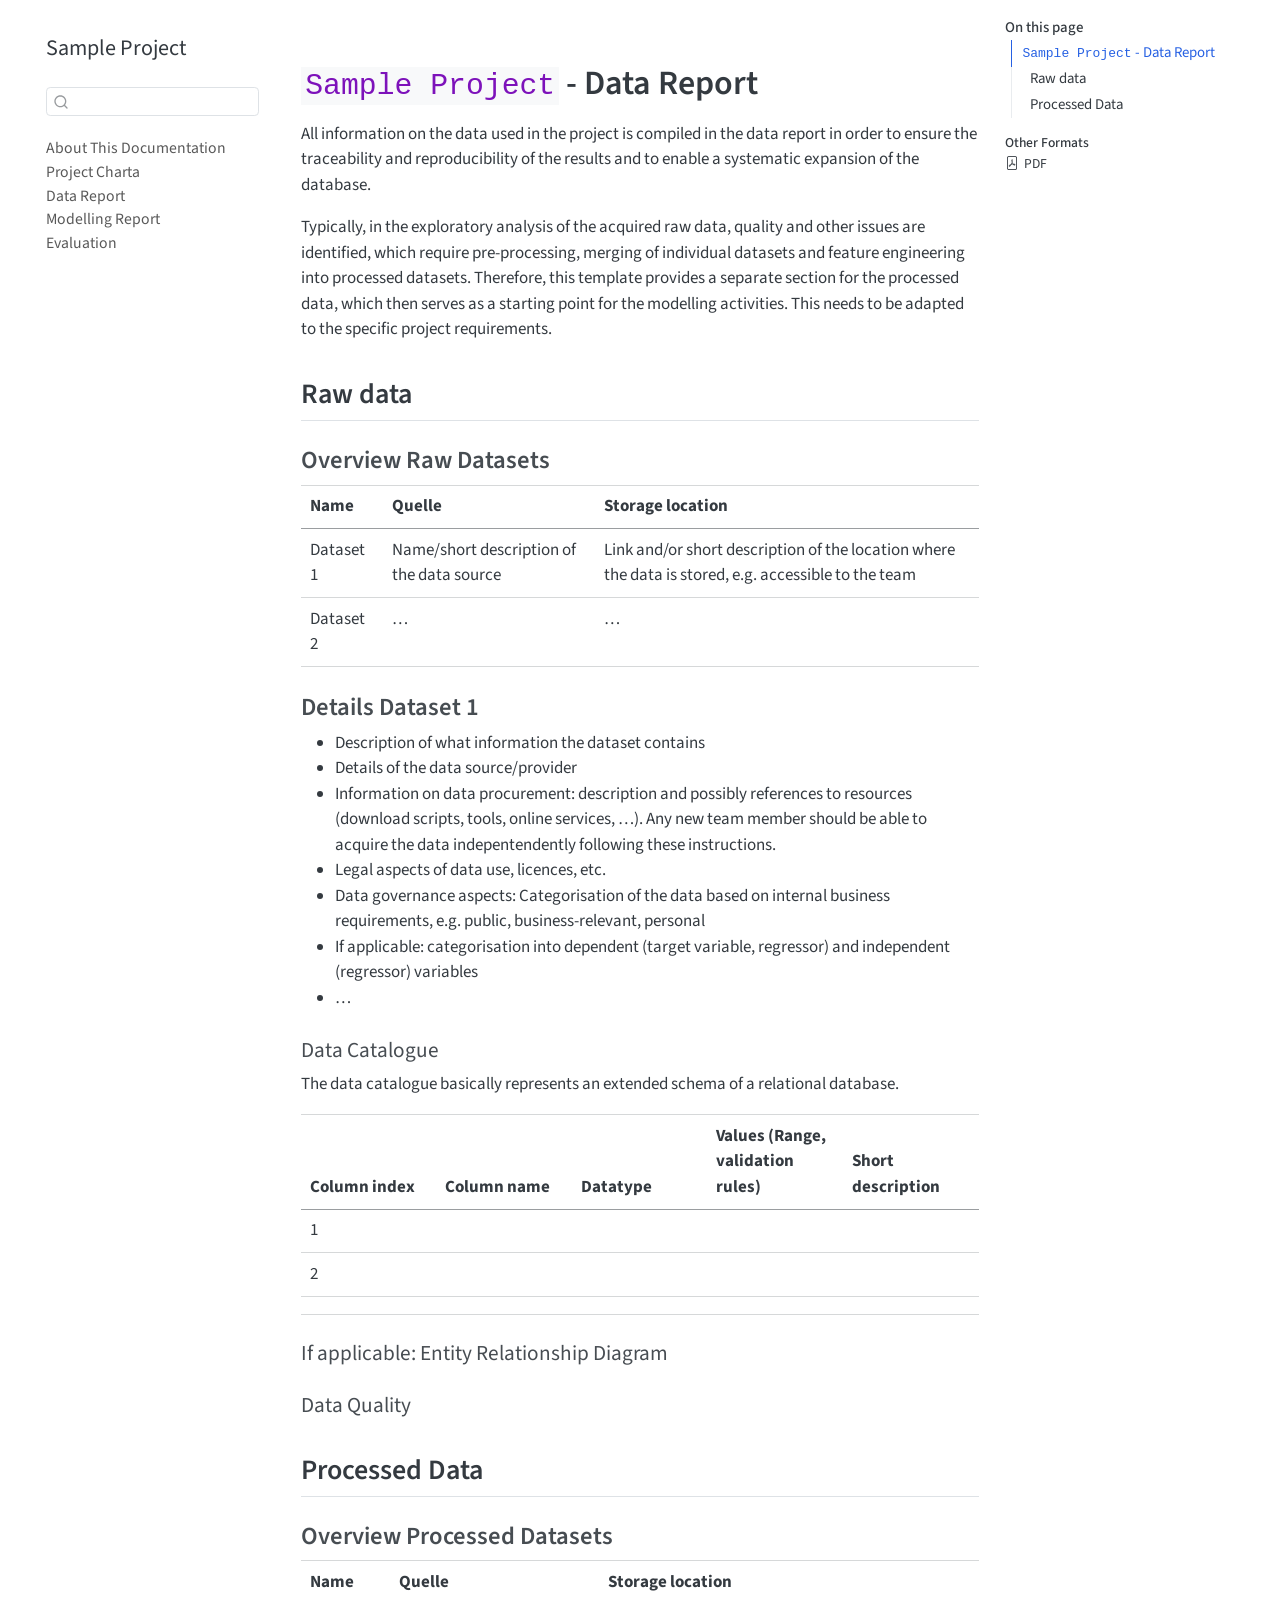
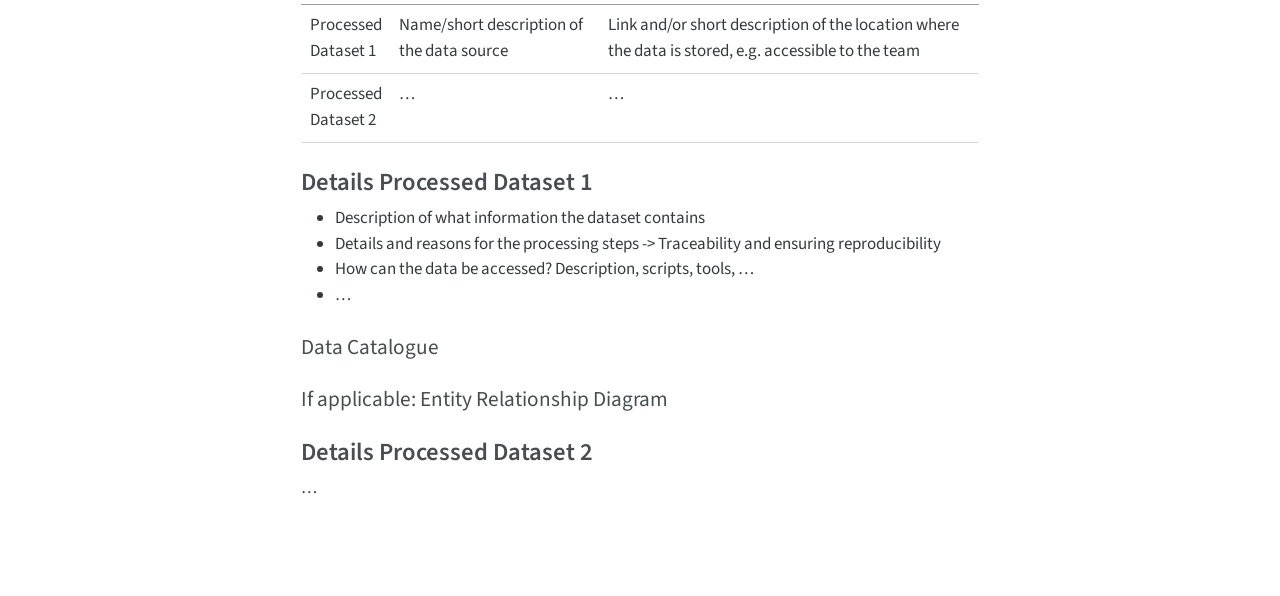
<file: md-templates/data_report.html>
<!DOCTYPE html>
<html xmlns="http://www.w3.org/1999/xhtml" lang="en" xml:lang="en"><head>

<meta charset="utf-8">
<meta name="generator" content="quarto-1.7.32">

<meta name="viewport" content="width=device-width, initial-scale=1.0, user-scalable=yes">


<title>data_report – Sample Project</title>
<style>
code{white-space: pre-wrap;}
span.smallcaps{font-variant: small-caps;}
div.columns{display: flex; gap: min(4vw, 1.5em);}
div.column{flex: auto; overflow-x: auto;}
div.hanging-indent{margin-left: 1.5em; text-indent: -1.5em;}
ul.task-list{list-style: none;}
ul.task-list li input[type="checkbox"] {
  width: 0.8em;
  margin: 0 0.8em 0.2em -1em; /* quarto-specific, see https://github.com/quarto-dev/quarto-cli/issues/4556 */ 
  vertical-align: middle;
}
</style>


<script src="../site_libs/quarto-nav/quarto-nav.js"></script>
<script src="../site_libs/quarto-nav/headroom.min.js"></script>
<script src="../site_libs/clipboard/clipboard.min.js"></script>
<script src="../site_libs/quarto-search/autocomplete.umd.js"></script>
<script src="../site_libs/quarto-search/fuse.min.js"></script>
<script src="../site_libs/quarto-search/quarto-search.js"></script>
<meta name="quarto:offset" content="../">
<script src="../site_libs/quarto-html/quarto.js" type="module"></script>
<script src="../site_libs/quarto-html/tabsets/tabsets.js" type="module"></script>
<script src="../site_libs/quarto-html/popper.min.js"></script>
<script src="../site_libs/quarto-html/tippy.umd.min.js"></script>
<script src="../site_libs/quarto-html/anchor.min.js"></script>
<link href="../site_libs/quarto-html/tippy.css" rel="stylesheet">
<link href="../site_libs/quarto-html/quarto-syntax-highlighting-37eea08aefeeee20ff55810ff984fec1.css" rel="stylesheet" id="quarto-text-highlighting-styles">
<script src="../site_libs/bootstrap/bootstrap.min.js"></script>
<link href="../site_libs/bootstrap/bootstrap-icons.css" rel="stylesheet">
<link href="../site_libs/bootstrap/bootstrap-c3a4ccfa00102833839536ff692ac39d.min.css" rel="stylesheet" append-hash="true" id="quarto-bootstrap" data-mode="light">
<script id="quarto-search-options" type="application/json">{
  "location": "sidebar",
  "copy-button": false,
  "collapse-after": 3,
  "panel-placement": "start",
  "type": "textbox",
  "limit": 50,
  "keyboard-shortcut": [
    "f",
    "/",
    "s"
  ],
  "show-item-context": false,
  "language": {
    "search-no-results-text": "No results",
    "search-matching-documents-text": "matching documents",
    "search-copy-link-title": "Copy link to search",
    "search-hide-matches-text": "Hide additional matches",
    "search-more-match-text": "more match in this document",
    "search-more-matches-text": "more matches in this document",
    "search-clear-button-title": "Clear",
    "search-text-placeholder": "",
    "search-detached-cancel-button-title": "Cancel",
    "search-submit-button-title": "Submit",
    "search-label": "Search"
  }
}</script>


<link rel="stylesheet" href="../styles.css">
</head>

<body class="nav-sidebar floating quarto-light">

<div id="quarto-search-results"></div>
  <header id="quarto-header" class="headroom fixed-top">
  <nav class="quarto-secondary-nav">
    <div class="container-fluid d-flex">
      <button type="button" class="quarto-btn-toggle btn" data-bs-toggle="collapse" role="button" data-bs-target=".quarto-sidebar-collapse-item" aria-controls="quarto-sidebar" aria-expanded="false" aria-label="Toggle sidebar navigation" onclick="if (window.quartoToggleHeadroom) { window.quartoToggleHeadroom(); }">
        <i class="bi bi-layout-text-sidebar-reverse"></i>
      </button>
        <nav class="quarto-page-breadcrumbs" aria-label="breadcrumb"><ol class="breadcrumb"><li class="breadcrumb-item">
      Sample Project
      </li></ol></nav>
        <a class="flex-grow-1" role="navigation" data-bs-toggle="collapse" data-bs-target=".quarto-sidebar-collapse-item" aria-controls="quarto-sidebar" aria-expanded="false" aria-label="Toggle sidebar navigation" onclick="if (window.quartoToggleHeadroom) { window.quartoToggleHeadroom(); }">      
        </a>
      <button type="button" class="btn quarto-search-button" aria-label="Search" onclick="window.quartoOpenSearch();">
        <i class="bi bi-search"></i>
      </button>
    </div>
  </nav>
</header>
<!-- content -->
<div id="quarto-content" class="quarto-container page-columns page-rows-contents page-layout-article">
<!-- sidebar -->
  <nav id="quarto-sidebar" class="sidebar collapse collapse-horizontal quarto-sidebar-collapse-item sidebar-navigation floating overflow-auto">
    <div class="pt-lg-2 mt-2 text-left sidebar-header">
    <div class="sidebar-title mb-0 py-0">
      <a href="../">Sample Project</a> 
    </div>
      </div>
        <div class="mt-2 flex-shrink-0 align-items-center">
        <div class="sidebar-search">
        <div id="quarto-search" class="" title="Search"></div>
        </div>
        </div>
    <div class="sidebar-menu-container"> 
    <ul class="list-unstyled mt-1">
        <li class="sidebar-item">
  <div class="sidebar-item-container"> 
  <a href="../index.html" class="sidebar-item-text sidebar-link">
 <span class="menu-text">About This Documentation</span></a>
  </div>
</li>
        <li class="sidebar-item">
  <div class="sidebar-item-container"> 
  <a href="../project_charta.html" class="sidebar-item-text sidebar-link">
 <span class="menu-text">Project Charta</span></a>
  </div>
</li>
        <li class="sidebar-item">
  <div class="sidebar-item-container"> 
  <a href="../data_report.html" class="sidebar-item-text sidebar-link">
 <span class="menu-text">Data Report</span></a>
  </div>
</li>
        <li class="sidebar-item">
  <div class="sidebar-item-container"> 
  <a href="../modelling_report.html" class="sidebar-item-text sidebar-link">
 <span class="menu-text">Modelling Report</span></a>
  </div>
</li>
        <li class="sidebar-item">
  <div class="sidebar-item-container"> 
  <a href="../evaluation.html" class="sidebar-item-text sidebar-link">
 <span class="menu-text">Evaluation</span></a>
  </div>
</li>
    </ul>
    </div>
</nav>
<div id="quarto-sidebar-glass" class="quarto-sidebar-collapse-item" data-bs-toggle="collapse" data-bs-target=".quarto-sidebar-collapse-item"></div>
<!-- margin-sidebar -->
    <div id="quarto-margin-sidebar" class="sidebar margin-sidebar">
        <nav id="TOC" role="doc-toc" class="toc-active">
    <h2 id="toc-title">On this page</h2>
   
  <ul>
  <li><a href="#sample-project---data-report" id="toc-sample-project---data-report" class="nav-link active" data-scroll-target="#sample-project---data-report"><code>Sample Project</code> - Data Report</a>
  <ul class="collapse">
  <li><a href="#raw-data" id="toc-raw-data" class="nav-link" data-scroll-target="#raw-data">Raw data</a>
  <ul class="collapse">
  <li><a href="#overview-raw-datasets" id="toc-overview-raw-datasets" class="nav-link" data-scroll-target="#overview-raw-datasets">Overview Raw Datasets</a></li>
  <li><a href="#details-dataset-1" id="toc-details-dataset-1" class="nav-link" data-scroll-target="#details-dataset-1">Details Dataset 1</a></li>
  </ul></li>
  <li><a href="#processed-data" id="toc-processed-data" class="nav-link" data-scroll-target="#processed-data">Processed Data</a>
  <ul class="collapse">
  <li><a href="#overview-processed-datasets" id="toc-overview-processed-datasets" class="nav-link" data-scroll-target="#overview-processed-datasets">Overview Processed Datasets</a></li>
  <li><a href="#details-processed-dataset-1" id="toc-details-processed-dataset-1" class="nav-link" data-scroll-target="#details-processed-dataset-1">Details Processed Dataset 1</a></li>
  <li><a href="#details-processed-dataset-2" id="toc-details-processed-dataset-2" class="nav-link" data-scroll-target="#details-processed-dataset-2">Details Processed Dataset 2</a></li>
  </ul></li>
  </ul></li>
  </ul>
<div class="quarto-alternate-formats"><h2>Other Formats</h2><ul><li><a href="data_report.pdf"><i class="bi bi-file-pdf"></i>PDF</a></li></ul></div></nav>
    </div>
<!-- main -->
<main class="content" id="quarto-document-content"><header id="title-block-header" class="quarto-title-block"></header>




<section id="sample-project---data-report" class="level1">
<h1><code>Sample Project</code> - Data Report</h1>
<p>All information on the data used in the project is compiled in the data report in order to ensure the traceability and reproducibility of the results and to enable a systematic expansion of the database.</p>
<p>Typically, in the exploratory analysis of the acquired raw data, quality and other issues are identified, which require pre-processing, merging of individual datasets and feature engineering into processed datasets. Therefore, this template provides a separate section for the processed data, which then serves as a starting point for the modelling activities. This needs to be adapted to the specific project requirements.</p>
<section id="raw-data" class="level2">
<h2 class="anchored" data-anchor-id="raw-data">Raw data</h2>
<section id="overview-raw-datasets" class="level3">
<h3 class="anchored" data-anchor-id="overview-raw-datasets">Overview Raw Datasets</h3>
<table class="caption-top table">
<colgroup>
<col style="width: 12%">
<col style="width: 31%">
<col style="width: 56%">
</colgroup>
<thead>
<tr class="header">
<th>Name</th>
<th>Quelle</th>
<th>Storage location</th>
</tr>
</thead>
<tbody>
<tr class="odd">
<td>Dataset 1</td>
<td>Name/short description of the data source</td>
<td>Link and/or short description of the location where the data is stored, e.g.&nbsp;accessible to the team</td>
</tr>
<tr class="even">
<td>Dataset 2</td>
<td>…</td>
<td>…</td>
</tr>
</tbody>
</table>
</section>
<section id="details-dataset-1" class="level3">
<h3 class="anchored" data-anchor-id="details-dataset-1">Details Dataset 1</h3>
<ul>
<li>Description of what information the dataset contains</li>
<li>Details of the data source/provider</li>
<li>Information on data procurement: description and possibly references to resources (download scripts, tools, online services, …). Any new team member should be able to acquire the data indepentendently following these instructions.</li>
<li>Legal aspects of data use, licences, etc.</li>
<li>Data governance aspects: Categorisation of the data based on internal business requirements, e.g.&nbsp;public, business-relevant, personal</li>
<li>If applicable: categorisation into dependent (target variable, regressor) and independent (regressor) variables</li>
<li>…</li>
</ul>
<section id="data-catalogue" class="level4">
<h4 class="anchored" data-anchor-id="data-catalogue">Data Catalogue</h4>
<p>The data catalogue basically represents an extended schema of a relational database.</p>
<table class="caption-top table">
<colgroup>
<col style="width: 20%">
<col style="width: 20%">
<col style="width: 20%">
<col style="width: 20%">
<col style="width: 20%">
</colgroup>
<thead>
<tr class="header">
<th>Column index</th>
<th>Column name</th>
<th>Datatype</th>
<th>Values (Range, validation rules)</th>
<th>Short description</th>
</tr>
</thead>
<tbody>
<tr class="odd">
<td>1</td>
<td></td>
<td></td>
<td></td>
<td></td>
</tr>
<tr class="even">
<td>2</td>
<td></td>
<td></td>
<td></td>
<td></td>
</tr>
<tr class="odd">
<td></td>
<td></td>
<td></td>
<td></td>
<td></td>
</tr>
</tbody>
</table>
</section>
<section id="if-applicable-entity-relationship-diagram" class="level4">
<h4 class="anchored" data-anchor-id="if-applicable-entity-relationship-diagram">If applicable: Entity Relationship Diagram</h4>
</section>
<section id="data-quality" class="level4">
<h4 class="anchored" data-anchor-id="data-quality">Data Quality</h4>
</section>
</section>
</section>
<section id="processed-data" class="level2">
<h2 class="anchored" data-anchor-id="processed-data">Processed Data</h2>
<section id="overview-processed-datasets" class="level3">
<h3 class="anchored" data-anchor-id="overview-processed-datasets">Overview Processed Datasets</h3>
<table class="caption-top table">
<colgroup>
<col style="width: 12%">
<col style="width: 31%">
<col style="width: 56%">
</colgroup>
<thead>
<tr class="header">
<th>Name</th>
<th>Quelle</th>
<th>Storage location</th>
</tr>
</thead>
<tbody>
<tr class="odd">
<td>Processed Dataset 1</td>
<td>Name/short description of the data source</td>
<td>Link and/or short description of the location where the data is stored, e.g.&nbsp;accessible to the team</td>
</tr>
<tr class="even">
<td>Processed Dataset 2</td>
<td>…</td>
<td>…</td>
</tr>
</tbody>
</table>
</section>
<section id="details-processed-dataset-1" class="level3">
<h3 class="anchored" data-anchor-id="details-processed-dataset-1">Details Processed Dataset 1</h3>
<ul>
<li>Description of what information the dataset contains</li>
<li>Details and reasons for the processing steps -&gt; Traceability and ensuring reproducibility</li>
<li>How can the data be accessed? Description, scripts, tools, …</li>
<li>…</li>
</ul>
<section id="data-catalogue-1" class="level4">
<h4 class="anchored" data-anchor-id="data-catalogue-1">Data Catalogue</h4>
</section>
<section id="if-applicable-entity-relationship-diagram-1" class="level4">
<h4 class="anchored" data-anchor-id="if-applicable-entity-relationship-diagram-1">If applicable: Entity Relationship Diagram</h4>
</section>
</section>
<section id="details-processed-dataset-2" class="level3">
<h3 class="anchored" data-anchor-id="details-processed-dataset-2">Details Processed Dataset 2</h3>
<p>…</p>


</section>
</section>
</section>

</main> <!-- /main -->
<script id="quarto-html-after-body" type="application/javascript">
  window.document.addEventListener("DOMContentLoaded", function (event) {
    const icon = "";
    const anchorJS = new window.AnchorJS();
    anchorJS.options = {
      placement: 'right',
      icon: icon
    };
    anchorJS.add('.anchored');
    const isCodeAnnotation = (el) => {
      for (const clz of el.classList) {
        if (clz.startsWith('code-annotation-')) {                     
          return true;
        }
      }
      return false;
    }
    const onCopySuccess = function(e) {
      // button target
      const button = e.trigger;
      // don't keep focus
      button.blur();
      // flash "checked"
      button.classList.add('code-copy-button-checked');
      var currentTitle = button.getAttribute("title");
      button.setAttribute("title", "Copied!");
      let tooltip;
      if (window.bootstrap) {
        button.setAttribute("data-bs-toggle", "tooltip");
        button.setAttribute("data-bs-placement", "left");
        button.setAttribute("data-bs-title", "Copied!");
        tooltip = new bootstrap.Tooltip(button, 
          { trigger: "manual", 
            customClass: "code-copy-button-tooltip",
            offset: [0, -8]});
        tooltip.show();    
      }
      setTimeout(function() {
        if (tooltip) {
          tooltip.hide();
          button.removeAttribute("data-bs-title");
          button.removeAttribute("data-bs-toggle");
          button.removeAttribute("data-bs-placement");
        }
        button.setAttribute("title", currentTitle);
        button.classList.remove('code-copy-button-checked');
      }, 1000);
      // clear code selection
      e.clearSelection();
    }
    const getTextToCopy = function(trigger) {
        const codeEl = trigger.previousElementSibling.cloneNode(true);
        for (const childEl of codeEl.children) {
          if (isCodeAnnotation(childEl)) {
            childEl.remove();
          }
        }
        return codeEl.innerText;
    }
    const clipboard = new window.ClipboardJS('.code-copy-button:not([data-in-quarto-modal])', {
      text: getTextToCopy
    });
    clipboard.on('success', onCopySuccess);
    if (window.document.getElementById('quarto-embedded-source-code-modal')) {
      const clipboardModal = new window.ClipboardJS('.code-copy-button[data-in-quarto-modal]', {
        text: getTextToCopy,
        container: window.document.getElementById('quarto-embedded-source-code-modal')
      });
      clipboardModal.on('success', onCopySuccess);
    }
      var localhostRegex = new RegExp(/^(?:http|https):\/\/localhost\:?[0-9]*\//);
      var mailtoRegex = new RegExp(/^mailto:/);
        var filterRegex = new RegExp("https:\/\/DorgeloK\.github\.io\/templateproject\/");
      var isInternal = (href) => {
          return filterRegex.test(href) || localhostRegex.test(href) || mailtoRegex.test(href);
      }
      // Inspect non-navigation links and adorn them if external
     var links = window.document.querySelectorAll('a[href]:not(.nav-link):not(.navbar-brand):not(.toc-action):not(.sidebar-link):not(.sidebar-item-toggle):not(.pagination-link):not(.no-external):not([aria-hidden]):not(.dropdown-item):not(.quarto-navigation-tool):not(.about-link)');
      for (var i=0; i<links.length; i++) {
        const link = links[i];
        if (!isInternal(link.href)) {
          // undo the damage that might have been done by quarto-nav.js in the case of
          // links that we want to consider external
          if (link.dataset.originalHref !== undefined) {
            link.href = link.dataset.originalHref;
          }
        }
      }
    function tippyHover(el, contentFn, onTriggerFn, onUntriggerFn) {
      const config = {
        allowHTML: true,
        maxWidth: 500,
        delay: 100,
        arrow: false,
        appendTo: function(el) {
            return el.parentElement;
        },
        interactive: true,
        interactiveBorder: 10,
        theme: 'quarto',
        placement: 'bottom-start',
      };
      if (contentFn) {
        config.content = contentFn;
      }
      if (onTriggerFn) {
        config.onTrigger = onTriggerFn;
      }
      if (onUntriggerFn) {
        config.onUntrigger = onUntriggerFn;
      }
      window.tippy(el, config); 
    }
    const noterefs = window.document.querySelectorAll('a[role="doc-noteref"]');
    for (var i=0; i<noterefs.length; i++) {
      const ref = noterefs[i];
      tippyHover(ref, function() {
        // use id or data attribute instead here
        let href = ref.getAttribute('data-footnote-href') || ref.getAttribute('href');
        try { href = new URL(href).hash; } catch {}
        const id = href.replace(/^#\/?/, "");
        const note = window.document.getElementById(id);
        if (note) {
          return note.innerHTML;
        } else {
          return "";
        }
      });
    }
    const xrefs = window.document.querySelectorAll('a.quarto-xref');
    const processXRef = (id, note) => {
      // Strip column container classes
      const stripColumnClz = (el) => {
        el.classList.remove("page-full", "page-columns");
        if (el.children) {
          for (const child of el.children) {
            stripColumnClz(child);
          }
        }
      }
      stripColumnClz(note)
      if (id === null || id.startsWith('sec-')) {
        // Special case sections, only their first couple elements
        const container = document.createElement("div");
        if (note.children && note.children.length > 2) {
          container.appendChild(note.children[0].cloneNode(true));
          for (let i = 1; i < note.children.length; i++) {
            const child = note.children[i];
            if (child.tagName === "P" && child.innerText === "") {
              continue;
            } else {
              container.appendChild(child.cloneNode(true));
              break;
            }
          }
          if (window.Quarto?.typesetMath) {
            window.Quarto.typesetMath(container);
          }
          return container.innerHTML
        } else {
          if (window.Quarto?.typesetMath) {
            window.Quarto.typesetMath(note);
          }
          return note.innerHTML;
        }
      } else {
        // Remove any anchor links if they are present
        const anchorLink = note.querySelector('a.anchorjs-link');
        if (anchorLink) {
          anchorLink.remove();
        }
        if (window.Quarto?.typesetMath) {
          window.Quarto.typesetMath(note);
        }
        if (note.classList.contains("callout")) {
          return note.outerHTML;
        } else {
          return note.innerHTML;
        }
      }
    }
    for (var i=0; i<xrefs.length; i++) {
      const xref = xrefs[i];
      tippyHover(xref, undefined, function(instance) {
        instance.disable();
        let url = xref.getAttribute('href');
        let hash = undefined; 
        if (url.startsWith('#')) {
          hash = url;
        } else {
          try { hash = new URL(url).hash; } catch {}
        }
        if (hash) {
          const id = hash.replace(/^#\/?/, "");
          const note = window.document.getElementById(id);
          if (note !== null) {
            try {
              const html = processXRef(id, note.cloneNode(true));
              instance.setContent(html);
            } finally {
              instance.enable();
              instance.show();
            }
          } else {
            // See if we can fetch this
            fetch(url.split('#')[0])
            .then(res => res.text())
            .then(html => {
              const parser = new DOMParser();
              const htmlDoc = parser.parseFromString(html, "text/html");
              const note = htmlDoc.getElementById(id);
              if (note !== null) {
                const html = processXRef(id, note);
                instance.setContent(html);
              } 
            }).finally(() => {
              instance.enable();
              instance.show();
            });
          }
        } else {
          // See if we can fetch a full url (with no hash to target)
          // This is a special case and we should probably do some content thinning / targeting
          fetch(url)
          .then(res => res.text())
          .then(html => {
            const parser = new DOMParser();
            const htmlDoc = parser.parseFromString(html, "text/html");
            const note = htmlDoc.querySelector('main.content');
            if (note !== null) {
              // This should only happen for chapter cross references
              // (since there is no id in the URL)
              // remove the first header
              if (note.children.length > 0 && note.children[0].tagName === "HEADER") {
                note.children[0].remove();
              }
              const html = processXRef(null, note);
              instance.setContent(html);
            } 
          }).finally(() => {
            instance.enable();
            instance.show();
          });
        }
      }, function(instance) {
      });
    }
        let selectedAnnoteEl;
        const selectorForAnnotation = ( cell, annotation) => {
          let cellAttr = 'data-code-cell="' + cell + '"';
          let lineAttr = 'data-code-annotation="' +  annotation + '"';
          const selector = 'span[' + cellAttr + '][' + lineAttr + ']';
          return selector;
        }
        const selectCodeLines = (annoteEl) => {
          const doc = window.document;
          const targetCell = annoteEl.getAttribute("data-target-cell");
          const targetAnnotation = annoteEl.getAttribute("data-target-annotation");
          const annoteSpan = window.document.querySelector(selectorForAnnotation(targetCell, targetAnnotation));
          const lines = annoteSpan.getAttribute("data-code-lines").split(",");
          const lineIds = lines.map((line) => {
            return targetCell + "-" + line;
          })
          let top = null;
          let height = null;
          let parent = null;
          if (lineIds.length > 0) {
              //compute the position of the single el (top and bottom and make a div)
              const el = window.document.getElementById(lineIds[0]);
              top = el.offsetTop;
              height = el.offsetHeight;
              parent = el.parentElement.parentElement;
            if (lineIds.length > 1) {
              const lastEl = window.document.getElementById(lineIds[lineIds.length - 1]);
              const bottom = lastEl.offsetTop + lastEl.offsetHeight;
              height = bottom - top;
            }
            if (top !== null && height !== null && parent !== null) {
              // cook up a div (if necessary) and position it 
              let div = window.document.getElementById("code-annotation-line-highlight");
              if (div === null) {
                div = window.document.createElement("div");
                div.setAttribute("id", "code-annotation-line-highlight");
                div.style.position = 'absolute';
                parent.appendChild(div);
              }
              div.style.top = top - 2 + "px";
              div.style.height = height + 4 + "px";
              div.style.left = 0;
              let gutterDiv = window.document.getElementById("code-annotation-line-highlight-gutter");
              if (gutterDiv === null) {
                gutterDiv = window.document.createElement("div");
                gutterDiv.setAttribute("id", "code-annotation-line-highlight-gutter");
                gutterDiv.style.position = 'absolute';
                const codeCell = window.document.getElementById(targetCell);
                const gutter = codeCell.querySelector('.code-annotation-gutter');
                gutter.appendChild(gutterDiv);
              }
              gutterDiv.style.top = top - 2 + "px";
              gutterDiv.style.height = height + 4 + "px";
            }
            selectedAnnoteEl = annoteEl;
          }
        };
        const unselectCodeLines = () => {
          const elementsIds = ["code-annotation-line-highlight", "code-annotation-line-highlight-gutter"];
          elementsIds.forEach((elId) => {
            const div = window.document.getElementById(elId);
            if (div) {
              div.remove();
            }
          });
          selectedAnnoteEl = undefined;
        };
          // Handle positioning of the toggle
      window.addEventListener(
        "resize",
        throttle(() => {
          elRect = undefined;
          if (selectedAnnoteEl) {
            selectCodeLines(selectedAnnoteEl);
          }
        }, 10)
      );
      function throttle(fn, ms) {
      let throttle = false;
      let timer;
        return (...args) => {
          if(!throttle) { // first call gets through
              fn.apply(this, args);
              throttle = true;
          } else { // all the others get throttled
              if(timer) clearTimeout(timer); // cancel #2
              timer = setTimeout(() => {
                fn.apply(this, args);
                timer = throttle = false;
              }, ms);
          }
        };
      }
        // Attach click handler to the DT
        const annoteDls = window.document.querySelectorAll('dt[data-target-cell]');
        for (const annoteDlNode of annoteDls) {
          annoteDlNode.addEventListener('click', (event) => {
            const clickedEl = event.target;
            if (clickedEl !== selectedAnnoteEl) {
              unselectCodeLines();
              const activeEl = window.document.querySelector('dt[data-target-cell].code-annotation-active');
              if (activeEl) {
                activeEl.classList.remove('code-annotation-active');
              }
              selectCodeLines(clickedEl);
              clickedEl.classList.add('code-annotation-active');
            } else {
              // Unselect the line
              unselectCodeLines();
              clickedEl.classList.remove('code-annotation-active');
            }
          });
        }
    const findCites = (el) => {
      const parentEl = el.parentElement;
      if (parentEl) {
        const cites = parentEl.dataset.cites;
        if (cites) {
          return {
            el,
            cites: cites.split(' ')
          };
        } else {
          return findCites(el.parentElement)
        }
      } else {
        return undefined;
      }
    };
    var bibliorefs = window.document.querySelectorAll('a[role="doc-biblioref"]');
    for (var i=0; i<bibliorefs.length; i++) {
      const ref = bibliorefs[i];
      const citeInfo = findCites(ref);
      if (citeInfo) {
        tippyHover(citeInfo.el, function() {
          var popup = window.document.createElement('div');
          citeInfo.cites.forEach(function(cite) {
            var citeDiv = window.document.createElement('div');
            citeDiv.classList.add('hanging-indent');
            citeDiv.classList.add('csl-entry');
            var biblioDiv = window.document.getElementById('ref-' + cite);
            if (biblioDiv) {
              citeDiv.innerHTML = biblioDiv.innerHTML;
            }
            popup.appendChild(citeDiv);
          });
          return popup.innerHTML;
        });
      }
    }
  });
  </script>
</div> <!-- /content -->




</body></html>
</file>
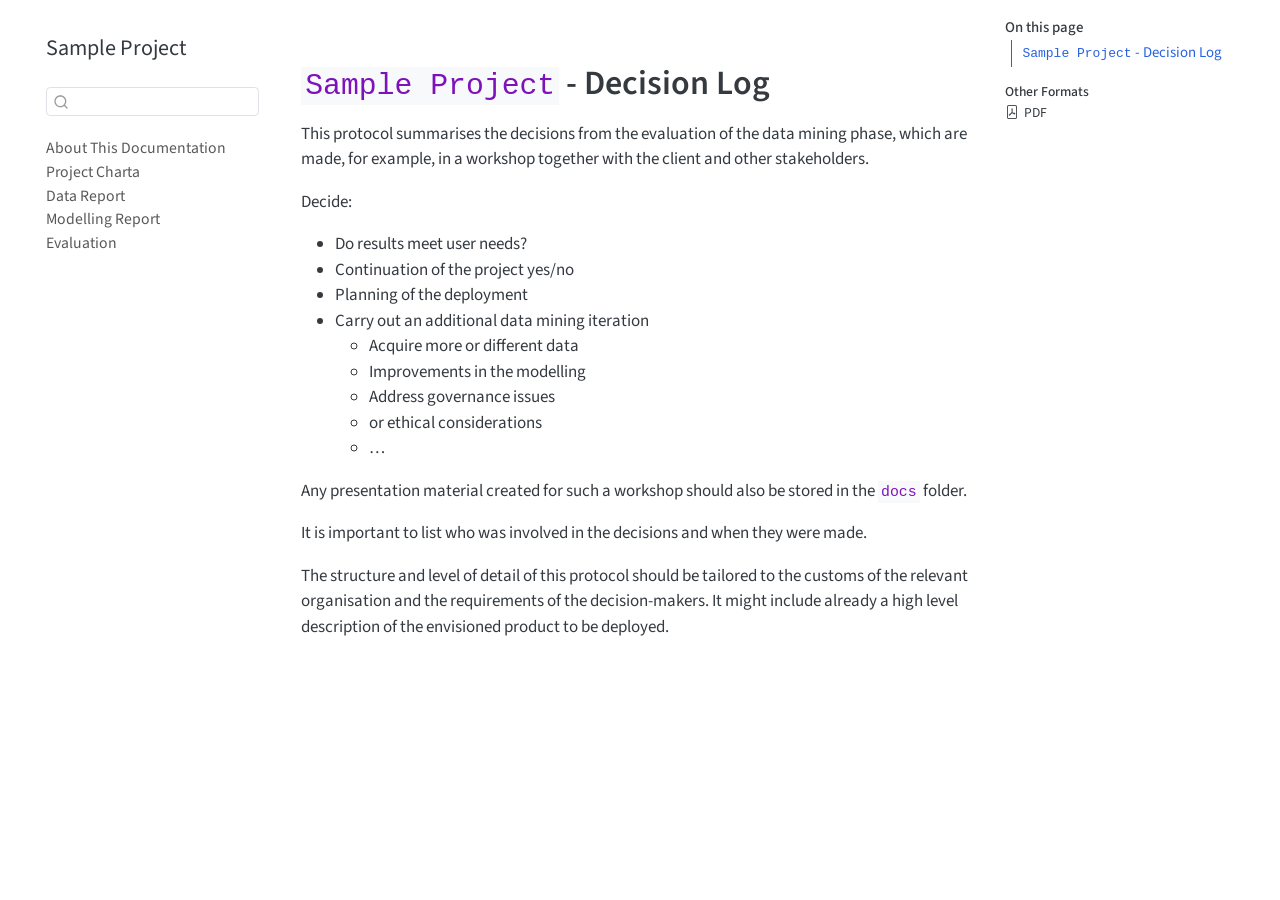
<file: md-templates/evaluation_decision_log.html>
<!DOCTYPE html>
<html xmlns="http://www.w3.org/1999/xhtml" lang="en" xml:lang="en"><head>

<meta charset="utf-8">
<meta name="generator" content="quarto-1.7.32">

<meta name="viewport" content="width=device-width, initial-scale=1.0, user-scalable=yes">


<title>evaluation_decision_log – Sample Project</title>
<style>
code{white-space: pre-wrap;}
span.smallcaps{font-variant: small-caps;}
div.columns{display: flex; gap: min(4vw, 1.5em);}
div.column{flex: auto; overflow-x: auto;}
div.hanging-indent{margin-left: 1.5em; text-indent: -1.5em;}
ul.task-list{list-style: none;}
ul.task-list li input[type="checkbox"] {
  width: 0.8em;
  margin: 0 0.8em 0.2em -1em; /* quarto-specific, see https://github.com/quarto-dev/quarto-cli/issues/4556 */ 
  vertical-align: middle;
}
</style>


<script src="../site_libs/quarto-nav/quarto-nav.js"></script>
<script src="../site_libs/quarto-nav/headroom.min.js"></script>
<script src="../site_libs/clipboard/clipboard.min.js"></script>
<script src="../site_libs/quarto-search/autocomplete.umd.js"></script>
<script src="../site_libs/quarto-search/fuse.min.js"></script>
<script src="../site_libs/quarto-search/quarto-search.js"></script>
<meta name="quarto:offset" content="../">
<script src="../site_libs/quarto-html/quarto.js" type="module"></script>
<script src="../site_libs/quarto-html/tabsets/tabsets.js" type="module"></script>
<script src="../site_libs/quarto-html/popper.min.js"></script>
<script src="../site_libs/quarto-html/tippy.umd.min.js"></script>
<script src="../site_libs/quarto-html/anchor.min.js"></script>
<link href="../site_libs/quarto-html/tippy.css" rel="stylesheet">
<link href="../site_libs/quarto-html/quarto-syntax-highlighting-37eea08aefeeee20ff55810ff984fec1.css" rel="stylesheet" id="quarto-text-highlighting-styles">
<script src="../site_libs/bootstrap/bootstrap.min.js"></script>
<link href="../site_libs/bootstrap/bootstrap-icons.css" rel="stylesheet">
<link href="../site_libs/bootstrap/bootstrap-c3a4ccfa00102833839536ff692ac39d.min.css" rel="stylesheet" append-hash="true" id="quarto-bootstrap" data-mode="light">
<script id="quarto-search-options" type="application/json">{
  "location": "sidebar",
  "copy-button": false,
  "collapse-after": 3,
  "panel-placement": "start",
  "type": "textbox",
  "limit": 50,
  "keyboard-shortcut": [
    "f",
    "/",
    "s"
  ],
  "show-item-context": false,
  "language": {
    "search-no-results-text": "No results",
    "search-matching-documents-text": "matching documents",
    "search-copy-link-title": "Copy link to search",
    "search-hide-matches-text": "Hide additional matches",
    "search-more-match-text": "more match in this document",
    "search-more-matches-text": "more matches in this document",
    "search-clear-button-title": "Clear",
    "search-text-placeholder": "",
    "search-detached-cancel-button-title": "Cancel",
    "search-submit-button-title": "Submit",
    "search-label": "Search"
  }
}</script>


<link rel="stylesheet" href="../styles.css">
</head>

<body class="nav-sidebar floating quarto-light">

<div id="quarto-search-results"></div>
  <header id="quarto-header" class="headroom fixed-top">
  <nav class="quarto-secondary-nav">
    <div class="container-fluid d-flex">
      <button type="button" class="quarto-btn-toggle btn" data-bs-toggle="collapse" role="button" data-bs-target=".quarto-sidebar-collapse-item" aria-controls="quarto-sidebar" aria-expanded="false" aria-label="Toggle sidebar navigation" onclick="if (window.quartoToggleHeadroom) { window.quartoToggleHeadroom(); }">
        <i class="bi bi-layout-text-sidebar-reverse"></i>
      </button>
        <nav class="quarto-page-breadcrumbs" aria-label="breadcrumb"><ol class="breadcrumb"><li class="breadcrumb-item">
      Sample Project
      </li></ol></nav>
        <a class="flex-grow-1" role="navigation" data-bs-toggle="collapse" data-bs-target=".quarto-sidebar-collapse-item" aria-controls="quarto-sidebar" aria-expanded="false" aria-label="Toggle sidebar navigation" onclick="if (window.quartoToggleHeadroom) { window.quartoToggleHeadroom(); }">      
        </a>
      <button type="button" class="btn quarto-search-button" aria-label="Search" onclick="window.quartoOpenSearch();">
        <i class="bi bi-search"></i>
      </button>
    </div>
  </nav>
</header>
<!-- content -->
<div id="quarto-content" class="quarto-container page-columns page-rows-contents page-layout-article">
<!-- sidebar -->
  <nav id="quarto-sidebar" class="sidebar collapse collapse-horizontal quarto-sidebar-collapse-item sidebar-navigation floating overflow-auto">
    <div class="pt-lg-2 mt-2 text-left sidebar-header">
    <div class="sidebar-title mb-0 py-0">
      <a href="../">Sample Project</a> 
    </div>
      </div>
        <div class="mt-2 flex-shrink-0 align-items-center">
        <div class="sidebar-search">
        <div id="quarto-search" class="" title="Search"></div>
        </div>
        </div>
    <div class="sidebar-menu-container"> 
    <ul class="list-unstyled mt-1">
        <li class="sidebar-item">
  <div class="sidebar-item-container"> 
  <a href="../index.html" class="sidebar-item-text sidebar-link">
 <span class="menu-text">About This Documentation</span></a>
  </div>
</li>
        <li class="sidebar-item">
  <div class="sidebar-item-container"> 
  <a href="../project_charta.html" class="sidebar-item-text sidebar-link">
 <span class="menu-text">Project Charta</span></a>
  </div>
</li>
        <li class="sidebar-item">
  <div class="sidebar-item-container"> 
  <a href="../data_report.html" class="sidebar-item-text sidebar-link">
 <span class="menu-text">Data Report</span></a>
  </div>
</li>
        <li class="sidebar-item">
  <div class="sidebar-item-container"> 
  <a href="../modelling_report.html" class="sidebar-item-text sidebar-link">
 <span class="menu-text">Modelling Report</span></a>
  </div>
</li>
        <li class="sidebar-item">
  <div class="sidebar-item-container"> 
  <a href="../evaluation.html" class="sidebar-item-text sidebar-link">
 <span class="menu-text">Evaluation</span></a>
  </div>
</li>
    </ul>
    </div>
</nav>
<div id="quarto-sidebar-glass" class="quarto-sidebar-collapse-item" data-bs-toggle="collapse" data-bs-target=".quarto-sidebar-collapse-item"></div>
<!-- margin-sidebar -->
    <div id="quarto-margin-sidebar" class="sidebar margin-sidebar">
        <nav id="TOC" role="doc-toc" class="toc-active">
    <h2 id="toc-title">On this page</h2>
   
  <ul>
  <li><a href="#sample-project---decision-log" id="toc-sample-project---decision-log" class="nav-link active" data-scroll-target="#sample-project---decision-log"><code>Sample Project</code> - Decision Log</a></li>
  </ul>
<div class="quarto-alternate-formats"><h2>Other Formats</h2><ul><li><a href="evaluation_decision_log.pdf"><i class="bi bi-file-pdf"></i>PDF</a></li></ul></div></nav>
    </div>
<!-- main -->
<main class="content" id="quarto-document-content"><header id="title-block-header" class="quarto-title-block"></header>




<section id="sample-project---decision-log" class="level1">
<h1><code>Sample Project</code> - Decision Log</h1>
<p>This protocol summarises the decisions from the evaluation of the data mining phase, which are made, for example, in a workshop together with the client and other stakeholders.</p>
<p>Decide:</p>
<ul>
<li>Do results meet user needs?</li>
<li>Continuation of the project yes/no</li>
<li>Planning of the deployment</li>
<li>Carry out an additional data mining iteration
<ul>
<li>Acquire more or different data</li>
<li>Improvements in the modelling</li>
<li>Address governance issues</li>
<li>or ethical considerations</li>
<li>…</li>
</ul></li>
</ul>
<p>Any presentation material created for such a workshop should also be stored in the <code>docs</code> folder.</p>
<p>It is important to list who was involved in the decisions and when they were made.</p>
<p>The structure and level of detail of this protocol should be tailored to the customs of the relevant organisation and the requirements of the decision-makers. It might include already a high level description of the envisioned product to be deployed.</p>


</section>

</main> <!-- /main -->
<script id="quarto-html-after-body" type="application/javascript">
  window.document.addEventListener("DOMContentLoaded", function (event) {
    const icon = "";
    const anchorJS = new window.AnchorJS();
    anchorJS.options = {
      placement: 'right',
      icon: icon
    };
    anchorJS.add('.anchored');
    const isCodeAnnotation = (el) => {
      for (const clz of el.classList) {
        if (clz.startsWith('code-annotation-')) {                     
          return true;
        }
      }
      return false;
    }
    const onCopySuccess = function(e) {
      // button target
      const button = e.trigger;
      // don't keep focus
      button.blur();
      // flash "checked"
      button.classList.add('code-copy-button-checked');
      var currentTitle = button.getAttribute("title");
      button.setAttribute("title", "Copied!");
      let tooltip;
      if (window.bootstrap) {
        button.setAttribute("data-bs-toggle", "tooltip");
        button.setAttribute("data-bs-placement", "left");
        button.setAttribute("data-bs-title", "Copied!");
        tooltip = new bootstrap.Tooltip(button, 
          { trigger: "manual", 
            customClass: "code-copy-button-tooltip",
            offset: [0, -8]});
        tooltip.show();    
      }
      setTimeout(function() {
        if (tooltip) {
          tooltip.hide();
          button.removeAttribute("data-bs-title");
          button.removeAttribute("data-bs-toggle");
          button.removeAttribute("data-bs-placement");
        }
        button.setAttribute("title", currentTitle);
        button.classList.remove('code-copy-button-checked');
      }, 1000);
      // clear code selection
      e.clearSelection();
    }
    const getTextToCopy = function(trigger) {
        const codeEl = trigger.previousElementSibling.cloneNode(true);
        for (const childEl of codeEl.children) {
          if (isCodeAnnotation(childEl)) {
            childEl.remove();
          }
        }
        return codeEl.innerText;
    }
    const clipboard = new window.ClipboardJS('.code-copy-button:not([data-in-quarto-modal])', {
      text: getTextToCopy
    });
    clipboard.on('success', onCopySuccess);
    if (window.document.getElementById('quarto-embedded-source-code-modal')) {
      const clipboardModal = new window.ClipboardJS('.code-copy-button[data-in-quarto-modal]', {
        text: getTextToCopy,
        container: window.document.getElementById('quarto-embedded-source-code-modal')
      });
      clipboardModal.on('success', onCopySuccess);
    }
      var localhostRegex = new RegExp(/^(?:http|https):\/\/localhost\:?[0-9]*\//);
      var mailtoRegex = new RegExp(/^mailto:/);
        var filterRegex = new RegExp("https:\/\/DorgeloK\.github\.io\/templateproject\/");
      var isInternal = (href) => {
          return filterRegex.test(href) || localhostRegex.test(href) || mailtoRegex.test(href);
      }
      // Inspect non-navigation links and adorn them if external
     var links = window.document.querySelectorAll('a[href]:not(.nav-link):not(.navbar-brand):not(.toc-action):not(.sidebar-link):not(.sidebar-item-toggle):not(.pagination-link):not(.no-external):not([aria-hidden]):not(.dropdown-item):not(.quarto-navigation-tool):not(.about-link)');
      for (var i=0; i<links.length; i++) {
        const link = links[i];
        if (!isInternal(link.href)) {
          // undo the damage that might have been done by quarto-nav.js in the case of
          // links that we want to consider external
          if (link.dataset.originalHref !== undefined) {
            link.href = link.dataset.originalHref;
          }
        }
      }
    function tippyHover(el, contentFn, onTriggerFn, onUntriggerFn) {
      const config = {
        allowHTML: true,
        maxWidth: 500,
        delay: 100,
        arrow: false,
        appendTo: function(el) {
            return el.parentElement;
        },
        interactive: true,
        interactiveBorder: 10,
        theme: 'quarto',
        placement: 'bottom-start',
      };
      if (contentFn) {
        config.content = contentFn;
      }
      if (onTriggerFn) {
        config.onTrigger = onTriggerFn;
      }
      if (onUntriggerFn) {
        config.onUntrigger = onUntriggerFn;
      }
      window.tippy(el, config); 
    }
    const noterefs = window.document.querySelectorAll('a[role="doc-noteref"]');
    for (var i=0; i<noterefs.length; i++) {
      const ref = noterefs[i];
      tippyHover(ref, function() {
        // use id or data attribute instead here
        let href = ref.getAttribute('data-footnote-href') || ref.getAttribute('href');
        try { href = new URL(href).hash; } catch {}
        const id = href.replace(/^#\/?/, "");
        const note = window.document.getElementById(id);
        if (note) {
          return note.innerHTML;
        } else {
          return "";
        }
      });
    }
    const xrefs = window.document.querySelectorAll('a.quarto-xref');
    const processXRef = (id, note) => {
      // Strip column container classes
      const stripColumnClz = (el) => {
        el.classList.remove("page-full", "page-columns");
        if (el.children) {
          for (const child of el.children) {
            stripColumnClz(child);
          }
        }
      }
      stripColumnClz(note)
      if (id === null || id.startsWith('sec-')) {
        // Special case sections, only their first couple elements
        const container = document.createElement("div");
        if (note.children && note.children.length > 2) {
          container.appendChild(note.children[0].cloneNode(true));
          for (let i = 1; i < note.children.length; i++) {
            const child = note.children[i];
            if (child.tagName === "P" && child.innerText === "") {
              continue;
            } else {
              container.appendChild(child.cloneNode(true));
              break;
            }
          }
          if (window.Quarto?.typesetMath) {
            window.Quarto.typesetMath(container);
          }
          return container.innerHTML
        } else {
          if (window.Quarto?.typesetMath) {
            window.Quarto.typesetMath(note);
          }
          return note.innerHTML;
        }
      } else {
        // Remove any anchor links if they are present
        const anchorLink = note.querySelector('a.anchorjs-link');
        if (anchorLink) {
          anchorLink.remove();
        }
        if (window.Quarto?.typesetMath) {
          window.Quarto.typesetMath(note);
        }
        if (note.classList.contains("callout")) {
          return note.outerHTML;
        } else {
          return note.innerHTML;
        }
      }
    }
    for (var i=0; i<xrefs.length; i++) {
      const xref = xrefs[i];
      tippyHover(xref, undefined, function(instance) {
        instance.disable();
        let url = xref.getAttribute('href');
        let hash = undefined; 
        if (url.startsWith('#')) {
          hash = url;
        } else {
          try { hash = new URL(url).hash; } catch {}
        }
        if (hash) {
          const id = hash.replace(/^#\/?/, "");
          const note = window.document.getElementById(id);
          if (note !== null) {
            try {
              const html = processXRef(id, note.cloneNode(true));
              instance.setContent(html);
            } finally {
              instance.enable();
              instance.show();
            }
          } else {
            // See if we can fetch this
            fetch(url.split('#')[0])
            .then(res => res.text())
            .then(html => {
              const parser = new DOMParser();
              const htmlDoc = parser.parseFromString(html, "text/html");
              const note = htmlDoc.getElementById(id);
              if (note !== null) {
                const html = processXRef(id, note);
                instance.setContent(html);
              } 
            }).finally(() => {
              instance.enable();
              instance.show();
            });
          }
        } else {
          // See if we can fetch a full url (with no hash to target)
          // This is a special case and we should probably do some content thinning / targeting
          fetch(url)
          .then(res => res.text())
          .then(html => {
            const parser = new DOMParser();
            const htmlDoc = parser.parseFromString(html, "text/html");
            const note = htmlDoc.querySelector('main.content');
            if (note !== null) {
              // This should only happen for chapter cross references
              // (since there is no id in the URL)
              // remove the first header
              if (note.children.length > 0 && note.children[0].tagName === "HEADER") {
                note.children[0].remove();
              }
              const html = processXRef(null, note);
              instance.setContent(html);
            } 
          }).finally(() => {
            instance.enable();
            instance.show();
          });
        }
      }, function(instance) {
      });
    }
        let selectedAnnoteEl;
        const selectorForAnnotation = ( cell, annotation) => {
          let cellAttr = 'data-code-cell="' + cell + '"';
          let lineAttr = 'data-code-annotation="' +  annotation + '"';
          const selector = 'span[' + cellAttr + '][' + lineAttr + ']';
          return selector;
        }
        const selectCodeLines = (annoteEl) => {
          const doc = window.document;
          const targetCell = annoteEl.getAttribute("data-target-cell");
          const targetAnnotation = annoteEl.getAttribute("data-target-annotation");
          const annoteSpan = window.document.querySelector(selectorForAnnotation(targetCell, targetAnnotation));
          const lines = annoteSpan.getAttribute("data-code-lines").split(",");
          const lineIds = lines.map((line) => {
            return targetCell + "-" + line;
          })
          let top = null;
          let height = null;
          let parent = null;
          if (lineIds.length > 0) {
              //compute the position of the single el (top and bottom and make a div)
              const el = window.document.getElementById(lineIds[0]);
              top = el.offsetTop;
              height = el.offsetHeight;
              parent = el.parentElement.parentElement;
            if (lineIds.length > 1) {
              const lastEl = window.document.getElementById(lineIds[lineIds.length - 1]);
              const bottom = lastEl.offsetTop + lastEl.offsetHeight;
              height = bottom - top;
            }
            if (top !== null && height !== null && parent !== null) {
              // cook up a div (if necessary) and position it 
              let div = window.document.getElementById("code-annotation-line-highlight");
              if (div === null) {
                div = window.document.createElement("div");
                div.setAttribute("id", "code-annotation-line-highlight");
                div.style.position = 'absolute';
                parent.appendChild(div);
              }
              div.style.top = top - 2 + "px";
              div.style.height = height + 4 + "px";
              div.style.left = 0;
              let gutterDiv = window.document.getElementById("code-annotation-line-highlight-gutter");
              if (gutterDiv === null) {
                gutterDiv = window.document.createElement("div");
                gutterDiv.setAttribute("id", "code-annotation-line-highlight-gutter");
                gutterDiv.style.position = 'absolute';
                const codeCell = window.document.getElementById(targetCell);
                const gutter = codeCell.querySelector('.code-annotation-gutter');
                gutter.appendChild(gutterDiv);
              }
              gutterDiv.style.top = top - 2 + "px";
              gutterDiv.style.height = height + 4 + "px";
            }
            selectedAnnoteEl = annoteEl;
          }
        };
        const unselectCodeLines = () => {
          const elementsIds = ["code-annotation-line-highlight", "code-annotation-line-highlight-gutter"];
          elementsIds.forEach((elId) => {
            const div = window.document.getElementById(elId);
            if (div) {
              div.remove();
            }
          });
          selectedAnnoteEl = undefined;
        };
          // Handle positioning of the toggle
      window.addEventListener(
        "resize",
        throttle(() => {
          elRect = undefined;
          if (selectedAnnoteEl) {
            selectCodeLines(selectedAnnoteEl);
          }
        }, 10)
      );
      function throttle(fn, ms) {
      let throttle = false;
      let timer;
        return (...args) => {
          if(!throttle) { // first call gets through
              fn.apply(this, args);
              throttle = true;
          } else { // all the others get throttled
              if(timer) clearTimeout(timer); // cancel #2
              timer = setTimeout(() => {
                fn.apply(this, args);
                timer = throttle = false;
              }, ms);
          }
        };
      }
        // Attach click handler to the DT
        const annoteDls = window.document.querySelectorAll('dt[data-target-cell]');
        for (const annoteDlNode of annoteDls) {
          annoteDlNode.addEventListener('click', (event) => {
            const clickedEl = event.target;
            if (clickedEl !== selectedAnnoteEl) {
              unselectCodeLines();
              const activeEl = window.document.querySelector('dt[data-target-cell].code-annotation-active');
              if (activeEl) {
                activeEl.classList.remove('code-annotation-active');
              }
              selectCodeLines(clickedEl);
              clickedEl.classList.add('code-annotation-active');
            } else {
              // Unselect the line
              unselectCodeLines();
              clickedEl.classList.remove('code-annotation-active');
            }
          });
        }
    const findCites = (el) => {
      const parentEl = el.parentElement;
      if (parentEl) {
        const cites = parentEl.dataset.cites;
        if (cites) {
          return {
            el,
            cites: cites.split(' ')
          };
        } else {
          return findCites(el.parentElement)
        }
      } else {
        return undefined;
      }
    };
    var bibliorefs = window.document.querySelectorAll('a[role="doc-biblioref"]');
    for (var i=0; i<bibliorefs.length; i++) {
      const ref = bibliorefs[i];
      const citeInfo = findCites(ref);
      if (citeInfo) {
        tippyHover(citeInfo.el, function() {
          var popup = window.document.createElement('div');
          citeInfo.cites.forEach(function(cite) {
            var citeDiv = window.document.createElement('div');
            citeDiv.classList.add('hanging-indent');
            citeDiv.classList.add('csl-entry');
            var biblioDiv = window.document.getElementById('ref-' + cite);
            if (biblioDiv) {
              citeDiv.innerHTML = biblioDiv.innerHTML;
            }
            popup.appendChild(citeDiv);
          });
          return popup.innerHTML;
        });
      }
    }
  });
  </script>
</div> <!-- /content -->




</body></html>
</file>
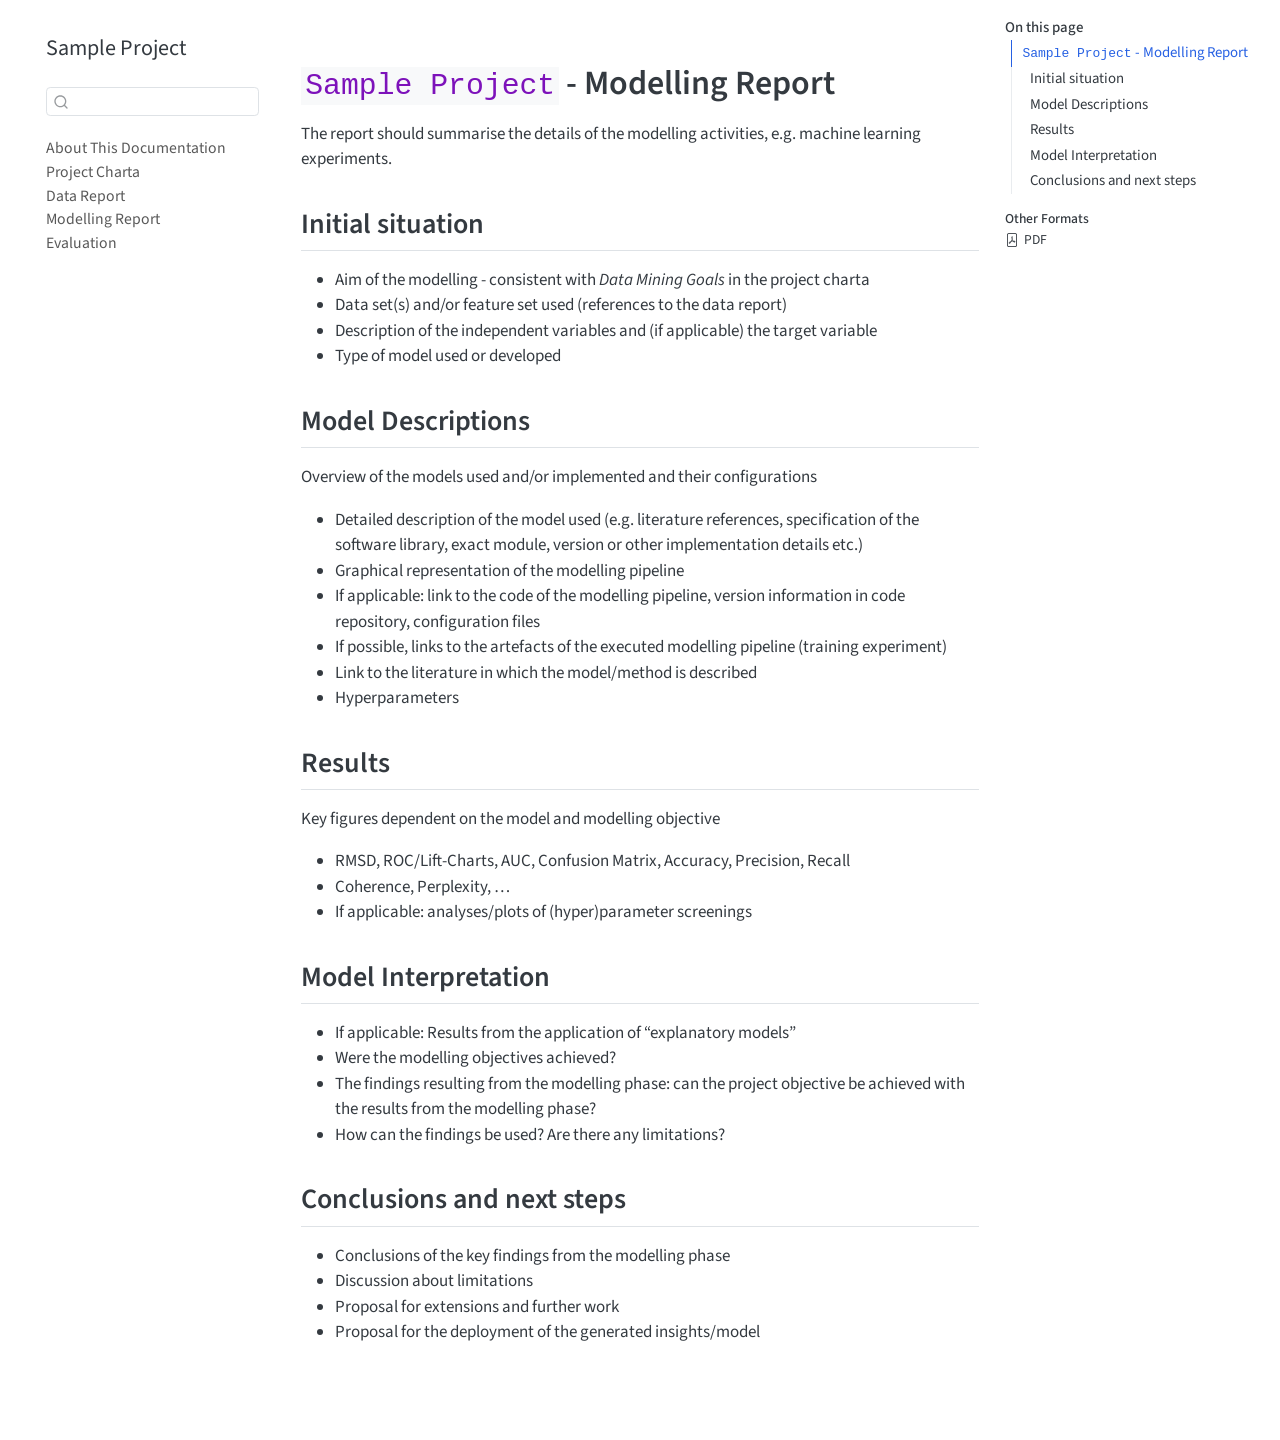
<file: md-templates/modelling_report.html>
<!DOCTYPE html>
<html xmlns="http://www.w3.org/1999/xhtml" lang="en" xml:lang="en"><head>

<meta charset="utf-8">
<meta name="generator" content="quarto-1.7.32">

<meta name="viewport" content="width=device-width, initial-scale=1.0, user-scalable=yes">


<title>modelling_report – Sample Project</title>
<style>
code{white-space: pre-wrap;}
span.smallcaps{font-variant: small-caps;}
div.columns{display: flex; gap: min(4vw, 1.5em);}
div.column{flex: auto; overflow-x: auto;}
div.hanging-indent{margin-left: 1.5em; text-indent: -1.5em;}
ul.task-list{list-style: none;}
ul.task-list li input[type="checkbox"] {
  width: 0.8em;
  margin: 0 0.8em 0.2em -1em; /* quarto-specific, see https://github.com/quarto-dev/quarto-cli/issues/4556 */ 
  vertical-align: middle;
}
</style>


<script src="../site_libs/quarto-nav/quarto-nav.js"></script>
<script src="../site_libs/quarto-nav/headroom.min.js"></script>
<script src="../site_libs/clipboard/clipboard.min.js"></script>
<script src="../site_libs/quarto-search/autocomplete.umd.js"></script>
<script src="../site_libs/quarto-search/fuse.min.js"></script>
<script src="../site_libs/quarto-search/quarto-search.js"></script>
<meta name="quarto:offset" content="../">
<script src="../site_libs/quarto-html/quarto.js" type="module"></script>
<script src="../site_libs/quarto-html/tabsets/tabsets.js" type="module"></script>
<script src="../site_libs/quarto-html/popper.min.js"></script>
<script src="../site_libs/quarto-html/tippy.umd.min.js"></script>
<script src="../site_libs/quarto-html/anchor.min.js"></script>
<link href="../site_libs/quarto-html/tippy.css" rel="stylesheet">
<link href="../site_libs/quarto-html/quarto-syntax-highlighting-37eea08aefeeee20ff55810ff984fec1.css" rel="stylesheet" id="quarto-text-highlighting-styles">
<script src="../site_libs/bootstrap/bootstrap.min.js"></script>
<link href="../site_libs/bootstrap/bootstrap-icons.css" rel="stylesheet">
<link href="../site_libs/bootstrap/bootstrap-c3a4ccfa00102833839536ff692ac39d.min.css" rel="stylesheet" append-hash="true" id="quarto-bootstrap" data-mode="light">
<script id="quarto-search-options" type="application/json">{
  "location": "sidebar",
  "copy-button": false,
  "collapse-after": 3,
  "panel-placement": "start",
  "type": "textbox",
  "limit": 50,
  "keyboard-shortcut": [
    "f",
    "/",
    "s"
  ],
  "show-item-context": false,
  "language": {
    "search-no-results-text": "No results",
    "search-matching-documents-text": "matching documents",
    "search-copy-link-title": "Copy link to search",
    "search-hide-matches-text": "Hide additional matches",
    "search-more-match-text": "more match in this document",
    "search-more-matches-text": "more matches in this document",
    "search-clear-button-title": "Clear",
    "search-text-placeholder": "",
    "search-detached-cancel-button-title": "Cancel",
    "search-submit-button-title": "Submit",
    "search-label": "Search"
  }
}</script>


<link rel="stylesheet" href="../styles.css">
</head>

<body class="nav-sidebar floating quarto-light">

<div id="quarto-search-results"></div>
  <header id="quarto-header" class="headroom fixed-top">
  <nav class="quarto-secondary-nav">
    <div class="container-fluid d-flex">
      <button type="button" class="quarto-btn-toggle btn" data-bs-toggle="collapse" role="button" data-bs-target=".quarto-sidebar-collapse-item" aria-controls="quarto-sidebar" aria-expanded="false" aria-label="Toggle sidebar navigation" onclick="if (window.quartoToggleHeadroom) { window.quartoToggleHeadroom(); }">
        <i class="bi bi-layout-text-sidebar-reverse"></i>
      </button>
        <nav class="quarto-page-breadcrumbs" aria-label="breadcrumb"><ol class="breadcrumb"><li class="breadcrumb-item">
      Sample Project
      </li></ol></nav>
        <a class="flex-grow-1" role="navigation" data-bs-toggle="collapse" data-bs-target=".quarto-sidebar-collapse-item" aria-controls="quarto-sidebar" aria-expanded="false" aria-label="Toggle sidebar navigation" onclick="if (window.quartoToggleHeadroom) { window.quartoToggleHeadroom(); }">      
        </a>
      <button type="button" class="btn quarto-search-button" aria-label="Search" onclick="window.quartoOpenSearch();">
        <i class="bi bi-search"></i>
      </button>
    </div>
  </nav>
</header>
<!-- content -->
<div id="quarto-content" class="quarto-container page-columns page-rows-contents page-layout-article">
<!-- sidebar -->
  <nav id="quarto-sidebar" class="sidebar collapse collapse-horizontal quarto-sidebar-collapse-item sidebar-navigation floating overflow-auto">
    <div class="pt-lg-2 mt-2 text-left sidebar-header">
    <div class="sidebar-title mb-0 py-0">
      <a href="../">Sample Project</a> 
    </div>
      </div>
        <div class="mt-2 flex-shrink-0 align-items-center">
        <div class="sidebar-search">
        <div id="quarto-search" class="" title="Search"></div>
        </div>
        </div>
    <div class="sidebar-menu-container"> 
    <ul class="list-unstyled mt-1">
        <li class="sidebar-item">
  <div class="sidebar-item-container"> 
  <a href="../index.html" class="sidebar-item-text sidebar-link">
 <span class="menu-text">About This Documentation</span></a>
  </div>
</li>
        <li class="sidebar-item">
  <div class="sidebar-item-container"> 
  <a href="../project_charta.html" class="sidebar-item-text sidebar-link">
 <span class="menu-text">Project Charta</span></a>
  </div>
</li>
        <li class="sidebar-item">
  <div class="sidebar-item-container"> 
  <a href="../data_report.html" class="sidebar-item-text sidebar-link">
 <span class="menu-text">Data Report</span></a>
  </div>
</li>
        <li class="sidebar-item">
  <div class="sidebar-item-container"> 
  <a href="../modelling_report.html" class="sidebar-item-text sidebar-link">
 <span class="menu-text">Modelling Report</span></a>
  </div>
</li>
        <li class="sidebar-item">
  <div class="sidebar-item-container"> 
  <a href="../evaluation.html" class="sidebar-item-text sidebar-link">
 <span class="menu-text">Evaluation</span></a>
  </div>
</li>
    </ul>
    </div>
</nav>
<div id="quarto-sidebar-glass" class="quarto-sidebar-collapse-item" data-bs-toggle="collapse" data-bs-target=".quarto-sidebar-collapse-item"></div>
<!-- margin-sidebar -->
    <div id="quarto-margin-sidebar" class="sidebar margin-sidebar">
        <nav id="TOC" role="doc-toc" class="toc-active">
    <h2 id="toc-title">On this page</h2>
   
  <ul>
  <li><a href="#sample-project---modelling-report" id="toc-sample-project---modelling-report" class="nav-link active" data-scroll-target="#sample-project---modelling-report"><code>Sample Project</code> - Modelling Report</a>
  <ul class="collapse">
  <li><a href="#initial-situation" id="toc-initial-situation" class="nav-link" data-scroll-target="#initial-situation">Initial situation</a></li>
  <li><a href="#model-descriptions" id="toc-model-descriptions" class="nav-link" data-scroll-target="#model-descriptions">Model Descriptions</a></li>
  <li><a href="#results" id="toc-results" class="nav-link" data-scroll-target="#results">Results</a></li>
  <li><a href="#model-interpretation" id="toc-model-interpretation" class="nav-link" data-scroll-target="#model-interpretation">Model Interpretation</a></li>
  <li><a href="#conclusions-and-next-steps" id="toc-conclusions-and-next-steps" class="nav-link" data-scroll-target="#conclusions-and-next-steps">Conclusions and next steps</a></li>
  </ul></li>
  </ul>
<div class="quarto-alternate-formats"><h2>Other Formats</h2><ul><li><a href="modelling_report.pdf"><i class="bi bi-file-pdf"></i>PDF</a></li></ul></div></nav>
    </div>
<!-- main -->
<main class="content" id="quarto-document-content"><header id="title-block-header" class="quarto-title-block"></header>




<section id="sample-project---modelling-report" class="level1">
<h1><code>Sample Project</code> - Modelling Report</h1>
<p>The report should summarise the details of the modelling activities, e.g.&nbsp;machine learning experiments.</p>
<section id="initial-situation" class="level2">
<h2 class="anchored" data-anchor-id="initial-situation">Initial situation</h2>
<ul>
<li>Aim of the modelling - consistent with <em>Data Mining Goals</em> in the project charta</li>
<li>Data set(s) and/or feature set used (references to the data report)</li>
<li>Description of the independent variables and (if applicable) the target variable</li>
<li>Type of model used or developed</li>
</ul>
</section>
<section id="model-descriptions" class="level2">
<h2 class="anchored" data-anchor-id="model-descriptions">Model Descriptions</h2>
<p>Overview of the models used and/or implemented and their configurations</p>
<ul>
<li>Detailed description of the model used (e.g.&nbsp;literature references, specification of the software library, exact module, version or other implementation details etc.)</li>
<li>Graphical representation of the modelling pipeline</li>
<li>If applicable: link to the code of the modelling pipeline, version information in code repository, configuration files</li>
<li>If possible, links to the artefacts of the executed modelling pipeline (training experiment)</li>
<li>Link to the literature in which the model/method is described</li>
<li>Hyperparameters</li>
</ul>
</section>
<section id="results" class="level2">
<h2 class="anchored" data-anchor-id="results">Results</h2>
<p>Key figures dependent on the model and modelling objective</p>
<ul>
<li>RMSD, ROC/Lift-Charts, AUC, Confusion Matrix, Accuracy, Precision, Recall</li>
<li>Coherence, Perplexity, …</li>
<li>If applicable: analyses/plots of (hyper)parameter screenings</li>
</ul>
</section>
<section id="model-interpretation" class="level2">
<h2 class="anchored" data-anchor-id="model-interpretation">Model Interpretation</h2>
<ul>
<li>If applicable: Results from the application of “explanatory models”</li>
<li>Were the modelling objectives achieved?</li>
<li>The findings resulting from the modelling phase: can the project objective be achieved with the results from the modelling phase?</li>
<li>How can the findings be used? Are there any limitations?</li>
</ul>
</section>
<section id="conclusions-and-next-steps" class="level2">
<h2 class="anchored" data-anchor-id="conclusions-and-next-steps">Conclusions and next steps</h2>
<ul>
<li>Conclusions of the key findings from the modelling phase</li>
<li>Discussion about limitations</li>
<li>Proposal for extensions and further work</li>
<li>Proposal for the deployment of the generated insights/model</li>
</ul>


</section>
</section>

</main> <!-- /main -->
<script id="quarto-html-after-body" type="application/javascript">
  window.document.addEventListener("DOMContentLoaded", function (event) {
    const icon = "";
    const anchorJS = new window.AnchorJS();
    anchorJS.options = {
      placement: 'right',
      icon: icon
    };
    anchorJS.add('.anchored');
    const isCodeAnnotation = (el) => {
      for (const clz of el.classList) {
        if (clz.startsWith('code-annotation-')) {                     
          return true;
        }
      }
      return false;
    }
    const onCopySuccess = function(e) {
      // button target
      const button = e.trigger;
      // don't keep focus
      button.blur();
      // flash "checked"
      button.classList.add('code-copy-button-checked');
      var currentTitle = button.getAttribute("title");
      button.setAttribute("title", "Copied!");
      let tooltip;
      if (window.bootstrap) {
        button.setAttribute("data-bs-toggle", "tooltip");
        button.setAttribute("data-bs-placement", "left");
        button.setAttribute("data-bs-title", "Copied!");
        tooltip = new bootstrap.Tooltip(button, 
          { trigger: "manual", 
            customClass: "code-copy-button-tooltip",
            offset: [0, -8]});
        tooltip.show();    
      }
      setTimeout(function() {
        if (tooltip) {
          tooltip.hide();
          button.removeAttribute("data-bs-title");
          button.removeAttribute("data-bs-toggle");
          button.removeAttribute("data-bs-placement");
        }
        button.setAttribute("title", currentTitle);
        button.classList.remove('code-copy-button-checked');
      }, 1000);
      // clear code selection
      e.clearSelection();
    }
    const getTextToCopy = function(trigger) {
        const codeEl = trigger.previousElementSibling.cloneNode(true);
        for (const childEl of codeEl.children) {
          if (isCodeAnnotation(childEl)) {
            childEl.remove();
          }
        }
        return codeEl.innerText;
    }
    const clipboard = new window.ClipboardJS('.code-copy-button:not([data-in-quarto-modal])', {
      text: getTextToCopy
    });
    clipboard.on('success', onCopySuccess);
    if (window.document.getElementById('quarto-embedded-source-code-modal')) {
      const clipboardModal = new window.ClipboardJS('.code-copy-button[data-in-quarto-modal]', {
        text: getTextToCopy,
        container: window.document.getElementById('quarto-embedded-source-code-modal')
      });
      clipboardModal.on('success', onCopySuccess);
    }
      var localhostRegex = new RegExp(/^(?:http|https):\/\/localhost\:?[0-9]*\//);
      var mailtoRegex = new RegExp(/^mailto:/);
        var filterRegex = new RegExp("https:\/\/DorgeloK\.github\.io\/templateproject\/");
      var isInternal = (href) => {
          return filterRegex.test(href) || localhostRegex.test(href) || mailtoRegex.test(href);
      }
      // Inspect non-navigation links and adorn them if external
     var links = window.document.querySelectorAll('a[href]:not(.nav-link):not(.navbar-brand):not(.toc-action):not(.sidebar-link):not(.sidebar-item-toggle):not(.pagination-link):not(.no-external):not([aria-hidden]):not(.dropdown-item):not(.quarto-navigation-tool):not(.about-link)');
      for (var i=0; i<links.length; i++) {
        const link = links[i];
        if (!isInternal(link.href)) {
          // undo the damage that might have been done by quarto-nav.js in the case of
          // links that we want to consider external
          if (link.dataset.originalHref !== undefined) {
            link.href = link.dataset.originalHref;
          }
        }
      }
    function tippyHover(el, contentFn, onTriggerFn, onUntriggerFn) {
      const config = {
        allowHTML: true,
        maxWidth: 500,
        delay: 100,
        arrow: false,
        appendTo: function(el) {
            return el.parentElement;
        },
        interactive: true,
        interactiveBorder: 10,
        theme: 'quarto',
        placement: 'bottom-start',
      };
      if (contentFn) {
        config.content = contentFn;
      }
      if (onTriggerFn) {
        config.onTrigger = onTriggerFn;
      }
      if (onUntriggerFn) {
        config.onUntrigger = onUntriggerFn;
      }
      window.tippy(el, config); 
    }
    const noterefs = window.document.querySelectorAll('a[role="doc-noteref"]');
    for (var i=0; i<noterefs.length; i++) {
      const ref = noterefs[i];
      tippyHover(ref, function() {
        // use id or data attribute instead here
        let href = ref.getAttribute('data-footnote-href') || ref.getAttribute('href');
        try { href = new URL(href).hash; } catch {}
        const id = href.replace(/^#\/?/, "");
        const note = window.document.getElementById(id);
        if (note) {
          return note.innerHTML;
        } else {
          return "";
        }
      });
    }
    const xrefs = window.document.querySelectorAll('a.quarto-xref');
    const processXRef = (id, note) => {
      // Strip column container classes
      const stripColumnClz = (el) => {
        el.classList.remove("page-full", "page-columns");
        if (el.children) {
          for (const child of el.children) {
            stripColumnClz(child);
          }
        }
      }
      stripColumnClz(note)
      if (id === null || id.startsWith('sec-')) {
        // Special case sections, only their first couple elements
        const container = document.createElement("div");
        if (note.children && note.children.length > 2) {
          container.appendChild(note.children[0].cloneNode(true));
          for (let i = 1; i < note.children.length; i++) {
            const child = note.children[i];
            if (child.tagName === "P" && child.innerText === "") {
              continue;
            } else {
              container.appendChild(child.cloneNode(true));
              break;
            }
          }
          if (window.Quarto?.typesetMath) {
            window.Quarto.typesetMath(container);
          }
          return container.innerHTML
        } else {
          if (window.Quarto?.typesetMath) {
            window.Quarto.typesetMath(note);
          }
          return note.innerHTML;
        }
      } else {
        // Remove any anchor links if they are present
        const anchorLink = note.querySelector('a.anchorjs-link');
        if (anchorLink) {
          anchorLink.remove();
        }
        if (window.Quarto?.typesetMath) {
          window.Quarto.typesetMath(note);
        }
        if (note.classList.contains("callout")) {
          return note.outerHTML;
        } else {
          return note.innerHTML;
        }
      }
    }
    for (var i=0; i<xrefs.length; i++) {
      const xref = xrefs[i];
      tippyHover(xref, undefined, function(instance) {
        instance.disable();
        let url = xref.getAttribute('href');
        let hash = undefined; 
        if (url.startsWith('#')) {
          hash = url;
        } else {
          try { hash = new URL(url).hash; } catch {}
        }
        if (hash) {
          const id = hash.replace(/^#\/?/, "");
          const note = window.document.getElementById(id);
          if (note !== null) {
            try {
              const html = processXRef(id, note.cloneNode(true));
              instance.setContent(html);
            } finally {
              instance.enable();
              instance.show();
            }
          } else {
            // See if we can fetch this
            fetch(url.split('#')[0])
            .then(res => res.text())
            .then(html => {
              const parser = new DOMParser();
              const htmlDoc = parser.parseFromString(html, "text/html");
              const note = htmlDoc.getElementById(id);
              if (note !== null) {
                const html = processXRef(id, note);
                instance.setContent(html);
              } 
            }).finally(() => {
              instance.enable();
              instance.show();
            });
          }
        } else {
          // See if we can fetch a full url (with no hash to target)
          // This is a special case and we should probably do some content thinning / targeting
          fetch(url)
          .then(res => res.text())
          .then(html => {
            const parser = new DOMParser();
            const htmlDoc = parser.parseFromString(html, "text/html");
            const note = htmlDoc.querySelector('main.content');
            if (note !== null) {
              // This should only happen for chapter cross references
              // (since there is no id in the URL)
              // remove the first header
              if (note.children.length > 0 && note.children[0].tagName === "HEADER") {
                note.children[0].remove();
              }
              const html = processXRef(null, note);
              instance.setContent(html);
            } 
          }).finally(() => {
            instance.enable();
            instance.show();
          });
        }
      }, function(instance) {
      });
    }
        let selectedAnnoteEl;
        const selectorForAnnotation = ( cell, annotation) => {
          let cellAttr = 'data-code-cell="' + cell + '"';
          let lineAttr = 'data-code-annotation="' +  annotation + '"';
          const selector = 'span[' + cellAttr + '][' + lineAttr + ']';
          return selector;
        }
        const selectCodeLines = (annoteEl) => {
          const doc = window.document;
          const targetCell = annoteEl.getAttribute("data-target-cell");
          const targetAnnotation = annoteEl.getAttribute("data-target-annotation");
          const annoteSpan = window.document.querySelector(selectorForAnnotation(targetCell, targetAnnotation));
          const lines = annoteSpan.getAttribute("data-code-lines").split(",");
          const lineIds = lines.map((line) => {
            return targetCell + "-" + line;
          })
          let top = null;
          let height = null;
          let parent = null;
          if (lineIds.length > 0) {
              //compute the position of the single el (top and bottom and make a div)
              const el = window.document.getElementById(lineIds[0]);
              top = el.offsetTop;
              height = el.offsetHeight;
              parent = el.parentElement.parentElement;
            if (lineIds.length > 1) {
              const lastEl = window.document.getElementById(lineIds[lineIds.length - 1]);
              const bottom = lastEl.offsetTop + lastEl.offsetHeight;
              height = bottom - top;
            }
            if (top !== null && height !== null && parent !== null) {
              // cook up a div (if necessary) and position it 
              let div = window.document.getElementById("code-annotation-line-highlight");
              if (div === null) {
                div = window.document.createElement("div");
                div.setAttribute("id", "code-annotation-line-highlight");
                div.style.position = 'absolute';
                parent.appendChild(div);
              }
              div.style.top = top - 2 + "px";
              div.style.height = height + 4 + "px";
              div.style.left = 0;
              let gutterDiv = window.document.getElementById("code-annotation-line-highlight-gutter");
              if (gutterDiv === null) {
                gutterDiv = window.document.createElement("div");
                gutterDiv.setAttribute("id", "code-annotation-line-highlight-gutter");
                gutterDiv.style.position = 'absolute';
                const codeCell = window.document.getElementById(targetCell);
                const gutter = codeCell.querySelector('.code-annotation-gutter');
                gutter.appendChild(gutterDiv);
              }
              gutterDiv.style.top = top - 2 + "px";
              gutterDiv.style.height = height + 4 + "px";
            }
            selectedAnnoteEl = annoteEl;
          }
        };
        const unselectCodeLines = () => {
          const elementsIds = ["code-annotation-line-highlight", "code-annotation-line-highlight-gutter"];
          elementsIds.forEach((elId) => {
            const div = window.document.getElementById(elId);
            if (div) {
              div.remove();
            }
          });
          selectedAnnoteEl = undefined;
        };
          // Handle positioning of the toggle
      window.addEventListener(
        "resize",
        throttle(() => {
          elRect = undefined;
          if (selectedAnnoteEl) {
            selectCodeLines(selectedAnnoteEl);
          }
        }, 10)
      );
      function throttle(fn, ms) {
      let throttle = false;
      let timer;
        return (...args) => {
          if(!throttle) { // first call gets through
              fn.apply(this, args);
              throttle = true;
          } else { // all the others get throttled
              if(timer) clearTimeout(timer); // cancel #2
              timer = setTimeout(() => {
                fn.apply(this, args);
                timer = throttle = false;
              }, ms);
          }
        };
      }
        // Attach click handler to the DT
        const annoteDls = window.document.querySelectorAll('dt[data-target-cell]');
        for (const annoteDlNode of annoteDls) {
          annoteDlNode.addEventListener('click', (event) => {
            const clickedEl = event.target;
            if (clickedEl !== selectedAnnoteEl) {
              unselectCodeLines();
              const activeEl = window.document.querySelector('dt[data-target-cell].code-annotation-active');
              if (activeEl) {
                activeEl.classList.remove('code-annotation-active');
              }
              selectCodeLines(clickedEl);
              clickedEl.classList.add('code-annotation-active');
            } else {
              // Unselect the line
              unselectCodeLines();
              clickedEl.classList.remove('code-annotation-active');
            }
          });
        }
    const findCites = (el) => {
      const parentEl = el.parentElement;
      if (parentEl) {
        const cites = parentEl.dataset.cites;
        if (cites) {
          return {
            el,
            cites: cites.split(' ')
          };
        } else {
          return findCites(el.parentElement)
        }
      } else {
        return undefined;
      }
    };
    var bibliorefs = window.document.querySelectorAll('a[role="doc-biblioref"]');
    for (var i=0; i<bibliorefs.length; i++) {
      const ref = bibliorefs[i];
      const citeInfo = findCites(ref);
      if (citeInfo) {
        tippyHover(citeInfo.el, function() {
          var popup = window.document.createElement('div');
          citeInfo.cites.forEach(function(cite) {
            var citeDiv = window.document.createElement('div');
            citeDiv.classList.add('hanging-indent');
            citeDiv.classList.add('csl-entry');
            var biblioDiv = window.document.getElementById('ref-' + cite);
            if (biblioDiv) {
              citeDiv.innerHTML = biblioDiv.innerHTML;
            }
            popup.appendChild(citeDiv);
          });
          return popup.innerHTML;
        });
      }
    }
  });
  </script>
</div> <!-- /content -->




</body></html>
</file>
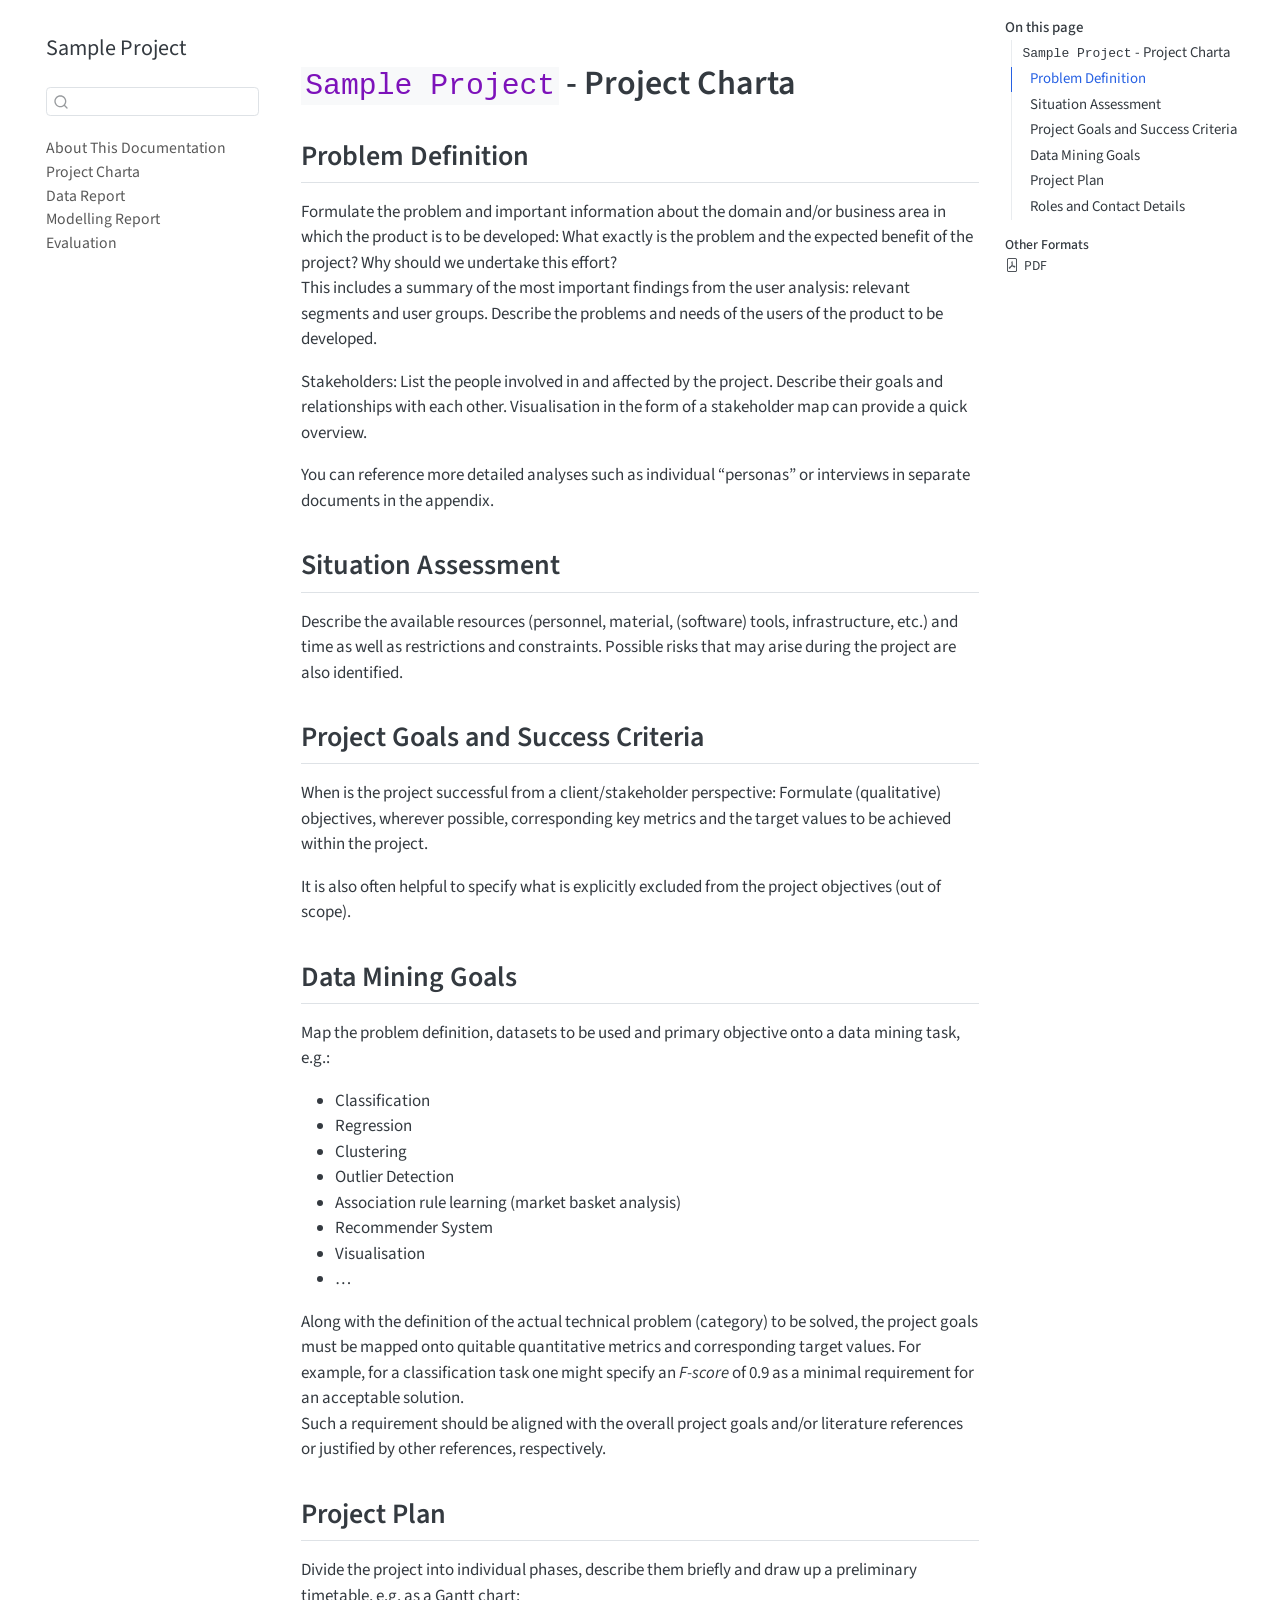
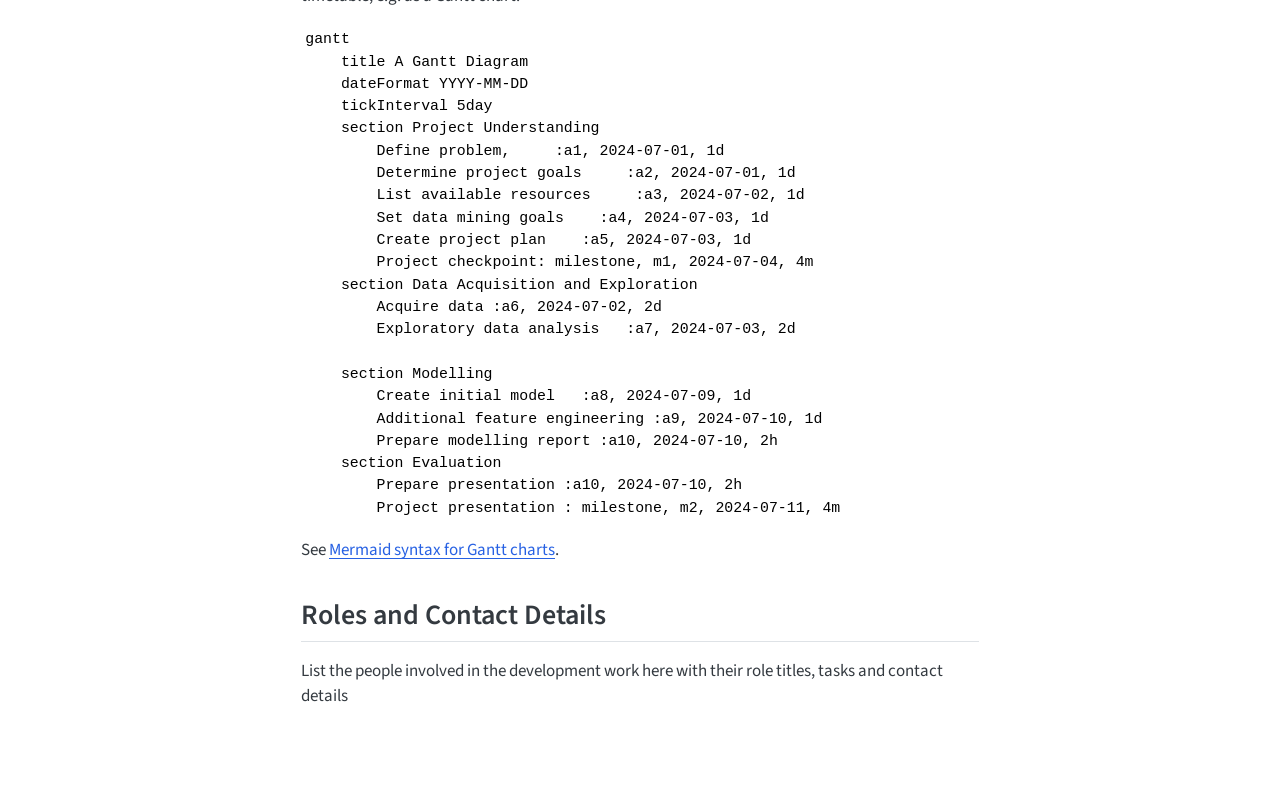
<file: md-templates/project_charta_template.html>
<!DOCTYPE html>
<html xmlns="http://www.w3.org/1999/xhtml" lang="en" xml:lang="en"><head>

<meta charset="utf-8">
<meta name="generator" content="quarto-1.7.32">

<meta name="viewport" content="width=device-width, initial-scale=1.0, user-scalable=yes">


<title>project_charta_template – Sample Project</title>
<style>
code{white-space: pre-wrap;}
span.smallcaps{font-variant: small-caps;}
div.columns{display: flex; gap: min(4vw, 1.5em);}
div.column{flex: auto; overflow-x: auto;}
div.hanging-indent{margin-left: 1.5em; text-indent: -1.5em;}
ul.task-list{list-style: none;}
ul.task-list li input[type="checkbox"] {
  width: 0.8em;
  margin: 0 0.8em 0.2em -1em; /* quarto-specific, see https://github.com/quarto-dev/quarto-cli/issues/4556 */ 
  vertical-align: middle;
}
</style>


<script src="../site_libs/quarto-nav/quarto-nav.js"></script>
<script src="../site_libs/quarto-nav/headroom.min.js"></script>
<script src="../site_libs/clipboard/clipboard.min.js"></script>
<script src="../site_libs/quarto-search/autocomplete.umd.js"></script>
<script src="../site_libs/quarto-search/fuse.min.js"></script>
<script src="../site_libs/quarto-search/quarto-search.js"></script>
<meta name="quarto:offset" content="../">
<script src="../site_libs/quarto-html/quarto.js" type="module"></script>
<script src="../site_libs/quarto-html/tabsets/tabsets.js" type="module"></script>
<script src="../site_libs/quarto-html/popper.min.js"></script>
<script src="../site_libs/quarto-html/tippy.umd.min.js"></script>
<script src="../site_libs/quarto-html/anchor.min.js"></script>
<link href="../site_libs/quarto-html/tippy.css" rel="stylesheet">
<link href="../site_libs/quarto-html/quarto-syntax-highlighting-37eea08aefeeee20ff55810ff984fec1.css" rel="stylesheet" id="quarto-text-highlighting-styles">
<script src="../site_libs/bootstrap/bootstrap.min.js"></script>
<link href="../site_libs/bootstrap/bootstrap-icons.css" rel="stylesheet">
<link href="../site_libs/bootstrap/bootstrap-c3a4ccfa00102833839536ff692ac39d.min.css" rel="stylesheet" append-hash="true" id="quarto-bootstrap" data-mode="light">
<script id="quarto-search-options" type="application/json">{
  "location": "sidebar",
  "copy-button": false,
  "collapse-after": 3,
  "panel-placement": "start",
  "type": "textbox",
  "limit": 50,
  "keyboard-shortcut": [
    "f",
    "/",
    "s"
  ],
  "show-item-context": false,
  "language": {
    "search-no-results-text": "No results",
    "search-matching-documents-text": "matching documents",
    "search-copy-link-title": "Copy link to search",
    "search-hide-matches-text": "Hide additional matches",
    "search-more-match-text": "more match in this document",
    "search-more-matches-text": "more matches in this document",
    "search-clear-button-title": "Clear",
    "search-text-placeholder": "",
    "search-detached-cancel-button-title": "Cancel",
    "search-submit-button-title": "Submit",
    "search-label": "Search"
  }
}</script>


<link rel="stylesheet" href="../styles.css">
</head>

<body class="nav-sidebar floating quarto-light">

<div id="quarto-search-results"></div>
  <header id="quarto-header" class="headroom fixed-top">
  <nav class="quarto-secondary-nav">
    <div class="container-fluid d-flex">
      <button type="button" class="quarto-btn-toggle btn" data-bs-toggle="collapse" role="button" data-bs-target=".quarto-sidebar-collapse-item" aria-controls="quarto-sidebar" aria-expanded="false" aria-label="Toggle sidebar navigation" onclick="if (window.quartoToggleHeadroom) { window.quartoToggleHeadroom(); }">
        <i class="bi bi-layout-text-sidebar-reverse"></i>
      </button>
        <nav class="quarto-page-breadcrumbs" aria-label="breadcrumb"><ol class="breadcrumb"><li class="breadcrumb-item">
      Sample Project
      </li></ol></nav>
        <a class="flex-grow-1" role="navigation" data-bs-toggle="collapse" data-bs-target=".quarto-sidebar-collapse-item" aria-controls="quarto-sidebar" aria-expanded="false" aria-label="Toggle sidebar navigation" onclick="if (window.quartoToggleHeadroom) { window.quartoToggleHeadroom(); }">      
        </a>
      <button type="button" class="btn quarto-search-button" aria-label="Search" onclick="window.quartoOpenSearch();">
        <i class="bi bi-search"></i>
      </button>
    </div>
  </nav>
</header>
<!-- content -->
<div id="quarto-content" class="quarto-container page-columns page-rows-contents page-layout-article">
<!-- sidebar -->
  <nav id="quarto-sidebar" class="sidebar collapse collapse-horizontal quarto-sidebar-collapse-item sidebar-navigation floating overflow-auto">
    <div class="pt-lg-2 mt-2 text-left sidebar-header">
    <div class="sidebar-title mb-0 py-0">
      <a href="../">Sample Project</a> 
    </div>
      </div>
        <div class="mt-2 flex-shrink-0 align-items-center">
        <div class="sidebar-search">
        <div id="quarto-search" class="" title="Search"></div>
        </div>
        </div>
    <div class="sidebar-menu-container"> 
    <ul class="list-unstyled mt-1">
        <li class="sidebar-item">
  <div class="sidebar-item-container"> 
  <a href="../index.html" class="sidebar-item-text sidebar-link">
 <span class="menu-text">About This Documentation</span></a>
  </div>
</li>
        <li class="sidebar-item">
  <div class="sidebar-item-container"> 
  <a href="../project_charta.html" class="sidebar-item-text sidebar-link">
 <span class="menu-text">Project Charta</span></a>
  </div>
</li>
        <li class="sidebar-item">
  <div class="sidebar-item-container"> 
  <a href="../data_report.html" class="sidebar-item-text sidebar-link">
 <span class="menu-text">Data Report</span></a>
  </div>
</li>
        <li class="sidebar-item">
  <div class="sidebar-item-container"> 
  <a href="../modelling_report.html" class="sidebar-item-text sidebar-link">
 <span class="menu-text">Modelling Report</span></a>
  </div>
</li>
        <li class="sidebar-item">
  <div class="sidebar-item-container"> 
  <a href="../evaluation.html" class="sidebar-item-text sidebar-link">
 <span class="menu-text">Evaluation</span></a>
  </div>
</li>
    </ul>
    </div>
</nav>
<div id="quarto-sidebar-glass" class="quarto-sidebar-collapse-item" data-bs-toggle="collapse" data-bs-target=".quarto-sidebar-collapse-item"></div>
<!-- margin-sidebar -->
    <div id="quarto-margin-sidebar" class="sidebar margin-sidebar">
        <nav id="TOC" role="doc-toc" class="toc-active">
    <h2 id="toc-title">On this page</h2>
   
  <ul>
  <li><a href="#sample-project---project-charta" id="toc-sample-project---project-charta" class="nav-link active" data-scroll-target="#sample-project---project-charta"><code>Sample Project</code> - Project Charta</a>
  <ul class="collapse">
  <li><a href="#problem-definition" id="toc-problem-definition" class="nav-link" data-scroll-target="#problem-definition">Problem Definition</a></li>
  <li><a href="#situation-assessment" id="toc-situation-assessment" class="nav-link" data-scroll-target="#situation-assessment">Situation Assessment</a></li>
  <li><a href="#project-goals-and-success-criteria" id="toc-project-goals-and-success-criteria" class="nav-link" data-scroll-target="#project-goals-and-success-criteria">Project Goals and Success Criteria</a></li>
  <li><a href="#data-mining-goals" id="toc-data-mining-goals" class="nav-link" data-scroll-target="#data-mining-goals">Data Mining Goals</a></li>
  <li><a href="#project-plan" id="toc-project-plan" class="nav-link" data-scroll-target="#project-plan">Project Plan</a></li>
  <li><a href="#roles-and-contact-details" id="toc-roles-and-contact-details" class="nav-link" data-scroll-target="#roles-and-contact-details">Roles and Contact Details</a></li>
  </ul></li>
  </ul>
<div class="quarto-alternate-formats"><h2>Other Formats</h2><ul><li><a href="project_charta_template.pdf"><i class="bi bi-file-pdf"></i>PDF</a></li></ul></div></nav>
    </div>
<!-- main -->
<main class="content" id="quarto-document-content"><header id="title-block-header" class="quarto-title-block"></header>




<section id="sample-project---project-charta" class="level1">
<h1><code>Sample Project</code> - Project Charta</h1>
<section id="problem-definition" class="level2">
<h2 class="anchored" data-anchor-id="problem-definition">Problem Definition</h2>
<p>Formulate the problem and important information about the domain and/or business area in which the product is to be developed: What exactly is the problem and the expected benefit of the project? Why should we undertake this effort?<br>
This includes a summary of the most important findings from the user analysis: relevant segments and user groups. Describe the problems and needs of the users of the product to be developed.</p>
<p>Stakeholders: List the people involved in and affected by the project. Describe their goals and relationships with each other. Visualisation in the form of a stakeholder map can provide a quick overview.</p>
<p>You can reference more detailed analyses such as individual “personas” or interviews in separate documents in the appendix.</p>
</section>
<section id="situation-assessment" class="level2">
<h2 class="anchored" data-anchor-id="situation-assessment">Situation Assessment</h2>
<p>Describe the available resources (personnel, material, (software) tools, infrastructure, etc.) and time as well as restrictions and constraints. Possible risks that may arise during the project are also identified.</p>
</section>
<section id="project-goals-and-success-criteria" class="level2">
<h2 class="anchored" data-anchor-id="project-goals-and-success-criteria">Project Goals and Success Criteria</h2>
<p>When is the project successful from a client/stakeholder perspective: Formulate (qualitative) objectives, wherever possible, corresponding key metrics and the target values to be achieved within the project.</p>
<p>It is also often helpful to specify what is explicitly excluded from the project objectives (out of scope).</p>
</section>
<section id="data-mining-goals" class="level2">
<h2 class="anchored" data-anchor-id="data-mining-goals">Data Mining Goals</h2>
<p>Map the problem definition, datasets to be used and primary objective onto a data mining task, e.g.:</p>
<ul>
<li>Classification</li>
<li>Regression</li>
<li>Clustering</li>
<li>Outlier Detection</li>
<li>Association rule learning (market basket analysis)</li>
<li>Recommender System</li>
<li>Visualisation</li>
<li>…</li>
</ul>
<p>Along with the definition of the actual technical problem (category) to be solved, the project goals must be mapped onto quitable quantitative metrics and corresponding target values. For example, for a classification task one might specify an <em>F-score</em> of 0.9 as a minimal requirement for an acceptable solution.<br>
Such a requirement should be aligned with the overall project goals and/or literature references or justified by other references, respectively.</p>
</section>
<section id="project-plan" class="level2">
<h2 class="anchored" data-anchor-id="project-plan">Project Plan</h2>
<p>Divide the project into individual phases, describe them briefly and draw up a preliminary timetable, e.g.&nbsp;as a Gantt chart:</p>
<pre class="mermaid"><code>gantt
    title A Gantt Diagram
    dateFormat YYYY-MM-DD
    tickInterval 5day
    section Project Understanding
        Define problem,     :a1, 2024-07-01, 1d
        Determine project goals     :a2, 2024-07-01, 1d
        List available resources     :a3, 2024-07-02, 1d
        Set data mining goals    :a4, 2024-07-03, 1d
        Create project plan    :a5, 2024-07-03, 1d
        Project checkpoint: milestone, m1, 2024-07-04, 4m
    section Data Acquisition and Exploration
        Acquire data :a6, 2024-07-02, 2d
        Exploratory data analysis   :a7, 2024-07-03, 2d
        
    section Modelling
        Create initial model   :a8, 2024-07-09, 1d
        Additional feature engineering :a9, 2024-07-10, 1d
        Prepare modelling report :a10, 2024-07-10, 2h
    section Evaluation
        Prepare presentation :a10, 2024-07-10, 2h
        Project presentation : milestone, m2, 2024-07-11, 4m</code></pre>
<p>See <a href="https://mermaid.js.org/syntax/gantt.html">Mermaid syntax for Gantt charts</a>.</p>
</section>
<section id="roles-and-contact-details" class="level2">
<h2 class="anchored" data-anchor-id="roles-and-contact-details">Roles and Contact Details</h2>
<p>List the people involved in the development work here with their role titles, tasks and contact details</p>


</section>
</section>

</main> <!-- /main -->
<script id="quarto-html-after-body" type="application/javascript">
  window.document.addEventListener("DOMContentLoaded", function (event) {
    const icon = "";
    const anchorJS = new window.AnchorJS();
    anchorJS.options = {
      placement: 'right',
      icon: icon
    };
    anchorJS.add('.anchored');
    const isCodeAnnotation = (el) => {
      for (const clz of el.classList) {
        if (clz.startsWith('code-annotation-')) {                     
          return true;
        }
      }
      return false;
    }
    const onCopySuccess = function(e) {
      // button target
      const button = e.trigger;
      // don't keep focus
      button.blur();
      // flash "checked"
      button.classList.add('code-copy-button-checked');
      var currentTitle = button.getAttribute("title");
      button.setAttribute("title", "Copied!");
      let tooltip;
      if (window.bootstrap) {
        button.setAttribute("data-bs-toggle", "tooltip");
        button.setAttribute("data-bs-placement", "left");
        button.setAttribute("data-bs-title", "Copied!");
        tooltip = new bootstrap.Tooltip(button, 
          { trigger: "manual", 
            customClass: "code-copy-button-tooltip",
            offset: [0, -8]});
        tooltip.show();    
      }
      setTimeout(function() {
        if (tooltip) {
          tooltip.hide();
          button.removeAttribute("data-bs-title");
          button.removeAttribute("data-bs-toggle");
          button.removeAttribute("data-bs-placement");
        }
        button.setAttribute("title", currentTitle);
        button.classList.remove('code-copy-button-checked');
      }, 1000);
      // clear code selection
      e.clearSelection();
    }
    const getTextToCopy = function(trigger) {
        const codeEl = trigger.previousElementSibling.cloneNode(true);
        for (const childEl of codeEl.children) {
          if (isCodeAnnotation(childEl)) {
            childEl.remove();
          }
        }
        return codeEl.innerText;
    }
    const clipboard = new window.ClipboardJS('.code-copy-button:not([data-in-quarto-modal])', {
      text: getTextToCopy
    });
    clipboard.on('success', onCopySuccess);
    if (window.document.getElementById('quarto-embedded-source-code-modal')) {
      const clipboardModal = new window.ClipboardJS('.code-copy-button[data-in-quarto-modal]', {
        text: getTextToCopy,
        container: window.document.getElementById('quarto-embedded-source-code-modal')
      });
      clipboardModal.on('success', onCopySuccess);
    }
      var localhostRegex = new RegExp(/^(?:http|https):\/\/localhost\:?[0-9]*\//);
      var mailtoRegex = new RegExp(/^mailto:/);
        var filterRegex = new RegExp("https:\/\/DorgeloK\.github\.io\/templateproject\/");
      var isInternal = (href) => {
          return filterRegex.test(href) || localhostRegex.test(href) || mailtoRegex.test(href);
      }
      // Inspect non-navigation links and adorn them if external
     var links = window.document.querySelectorAll('a[href]:not(.nav-link):not(.navbar-brand):not(.toc-action):not(.sidebar-link):not(.sidebar-item-toggle):not(.pagination-link):not(.no-external):not([aria-hidden]):not(.dropdown-item):not(.quarto-navigation-tool):not(.about-link)');
      for (var i=0; i<links.length; i++) {
        const link = links[i];
        if (!isInternal(link.href)) {
          // undo the damage that might have been done by quarto-nav.js in the case of
          // links that we want to consider external
          if (link.dataset.originalHref !== undefined) {
            link.href = link.dataset.originalHref;
          }
        }
      }
    function tippyHover(el, contentFn, onTriggerFn, onUntriggerFn) {
      const config = {
        allowHTML: true,
        maxWidth: 500,
        delay: 100,
        arrow: false,
        appendTo: function(el) {
            return el.parentElement;
        },
        interactive: true,
        interactiveBorder: 10,
        theme: 'quarto',
        placement: 'bottom-start',
      };
      if (contentFn) {
        config.content = contentFn;
      }
      if (onTriggerFn) {
        config.onTrigger = onTriggerFn;
      }
      if (onUntriggerFn) {
        config.onUntrigger = onUntriggerFn;
      }
      window.tippy(el, config); 
    }
    const noterefs = window.document.querySelectorAll('a[role="doc-noteref"]');
    for (var i=0; i<noterefs.length; i++) {
      const ref = noterefs[i];
      tippyHover(ref, function() {
        // use id or data attribute instead here
        let href = ref.getAttribute('data-footnote-href') || ref.getAttribute('href');
        try { href = new URL(href).hash; } catch {}
        const id = href.replace(/^#\/?/, "");
        const note = window.document.getElementById(id);
        if (note) {
          return note.innerHTML;
        } else {
          return "";
        }
      });
    }
    const xrefs = window.document.querySelectorAll('a.quarto-xref');
    const processXRef = (id, note) => {
      // Strip column container classes
      const stripColumnClz = (el) => {
        el.classList.remove("page-full", "page-columns");
        if (el.children) {
          for (const child of el.children) {
            stripColumnClz(child);
          }
        }
      }
      stripColumnClz(note)
      if (id === null || id.startsWith('sec-')) {
        // Special case sections, only their first couple elements
        const container = document.createElement("div");
        if (note.children && note.children.length > 2) {
          container.appendChild(note.children[0].cloneNode(true));
          for (let i = 1; i < note.children.length; i++) {
            const child = note.children[i];
            if (child.tagName === "P" && child.innerText === "") {
              continue;
            } else {
              container.appendChild(child.cloneNode(true));
              break;
            }
          }
          if (window.Quarto?.typesetMath) {
            window.Quarto.typesetMath(container);
          }
          return container.innerHTML
        } else {
          if (window.Quarto?.typesetMath) {
            window.Quarto.typesetMath(note);
          }
          return note.innerHTML;
        }
      } else {
        // Remove any anchor links if they are present
        const anchorLink = note.querySelector('a.anchorjs-link');
        if (anchorLink) {
          anchorLink.remove();
        }
        if (window.Quarto?.typesetMath) {
          window.Quarto.typesetMath(note);
        }
        if (note.classList.contains("callout")) {
          return note.outerHTML;
        } else {
          return note.innerHTML;
        }
      }
    }
    for (var i=0; i<xrefs.length; i++) {
      const xref = xrefs[i];
      tippyHover(xref, undefined, function(instance) {
        instance.disable();
        let url = xref.getAttribute('href');
        let hash = undefined; 
        if (url.startsWith('#')) {
          hash = url;
        } else {
          try { hash = new URL(url).hash; } catch {}
        }
        if (hash) {
          const id = hash.replace(/^#\/?/, "");
          const note = window.document.getElementById(id);
          if (note !== null) {
            try {
              const html = processXRef(id, note.cloneNode(true));
              instance.setContent(html);
            } finally {
              instance.enable();
              instance.show();
            }
          } else {
            // See if we can fetch this
            fetch(url.split('#')[0])
            .then(res => res.text())
            .then(html => {
              const parser = new DOMParser();
              const htmlDoc = parser.parseFromString(html, "text/html");
              const note = htmlDoc.getElementById(id);
              if (note !== null) {
                const html = processXRef(id, note);
                instance.setContent(html);
              } 
            }).finally(() => {
              instance.enable();
              instance.show();
            });
          }
        } else {
          // See if we can fetch a full url (with no hash to target)
          // This is a special case and we should probably do some content thinning / targeting
          fetch(url)
          .then(res => res.text())
          .then(html => {
            const parser = new DOMParser();
            const htmlDoc = parser.parseFromString(html, "text/html");
            const note = htmlDoc.querySelector('main.content');
            if (note !== null) {
              // This should only happen for chapter cross references
              // (since there is no id in the URL)
              // remove the first header
              if (note.children.length > 0 && note.children[0].tagName === "HEADER") {
                note.children[0].remove();
              }
              const html = processXRef(null, note);
              instance.setContent(html);
            } 
          }).finally(() => {
            instance.enable();
            instance.show();
          });
        }
      }, function(instance) {
      });
    }
        let selectedAnnoteEl;
        const selectorForAnnotation = ( cell, annotation) => {
          let cellAttr = 'data-code-cell="' + cell + '"';
          let lineAttr = 'data-code-annotation="' +  annotation + '"';
          const selector = 'span[' + cellAttr + '][' + lineAttr + ']';
          return selector;
        }
        const selectCodeLines = (annoteEl) => {
          const doc = window.document;
          const targetCell = annoteEl.getAttribute("data-target-cell");
          const targetAnnotation = annoteEl.getAttribute("data-target-annotation");
          const annoteSpan = window.document.querySelector(selectorForAnnotation(targetCell, targetAnnotation));
          const lines = annoteSpan.getAttribute("data-code-lines").split(",");
          const lineIds = lines.map((line) => {
            return targetCell + "-" + line;
          })
          let top = null;
          let height = null;
          let parent = null;
          if (lineIds.length > 0) {
              //compute the position of the single el (top and bottom and make a div)
              const el = window.document.getElementById(lineIds[0]);
              top = el.offsetTop;
              height = el.offsetHeight;
              parent = el.parentElement.parentElement;
            if (lineIds.length > 1) {
              const lastEl = window.document.getElementById(lineIds[lineIds.length - 1]);
              const bottom = lastEl.offsetTop + lastEl.offsetHeight;
              height = bottom - top;
            }
            if (top !== null && height !== null && parent !== null) {
              // cook up a div (if necessary) and position it 
              let div = window.document.getElementById("code-annotation-line-highlight");
              if (div === null) {
                div = window.document.createElement("div");
                div.setAttribute("id", "code-annotation-line-highlight");
                div.style.position = 'absolute';
                parent.appendChild(div);
              }
              div.style.top = top - 2 + "px";
              div.style.height = height + 4 + "px";
              div.style.left = 0;
              let gutterDiv = window.document.getElementById("code-annotation-line-highlight-gutter");
              if (gutterDiv === null) {
                gutterDiv = window.document.createElement("div");
                gutterDiv.setAttribute("id", "code-annotation-line-highlight-gutter");
                gutterDiv.style.position = 'absolute';
                const codeCell = window.document.getElementById(targetCell);
                const gutter = codeCell.querySelector('.code-annotation-gutter');
                gutter.appendChild(gutterDiv);
              }
              gutterDiv.style.top = top - 2 + "px";
              gutterDiv.style.height = height + 4 + "px";
            }
            selectedAnnoteEl = annoteEl;
          }
        };
        const unselectCodeLines = () => {
          const elementsIds = ["code-annotation-line-highlight", "code-annotation-line-highlight-gutter"];
          elementsIds.forEach((elId) => {
            const div = window.document.getElementById(elId);
            if (div) {
              div.remove();
            }
          });
          selectedAnnoteEl = undefined;
        };
          // Handle positioning of the toggle
      window.addEventListener(
        "resize",
        throttle(() => {
          elRect = undefined;
          if (selectedAnnoteEl) {
            selectCodeLines(selectedAnnoteEl);
          }
        }, 10)
      );
      function throttle(fn, ms) {
      let throttle = false;
      let timer;
        return (...args) => {
          if(!throttle) { // first call gets through
              fn.apply(this, args);
              throttle = true;
          } else { // all the others get throttled
              if(timer) clearTimeout(timer); // cancel #2
              timer = setTimeout(() => {
                fn.apply(this, args);
                timer = throttle = false;
              }, ms);
          }
        };
      }
        // Attach click handler to the DT
        const annoteDls = window.document.querySelectorAll('dt[data-target-cell]');
        for (const annoteDlNode of annoteDls) {
          annoteDlNode.addEventListener('click', (event) => {
            const clickedEl = event.target;
            if (clickedEl !== selectedAnnoteEl) {
              unselectCodeLines();
              const activeEl = window.document.querySelector('dt[data-target-cell].code-annotation-active');
              if (activeEl) {
                activeEl.classList.remove('code-annotation-active');
              }
              selectCodeLines(clickedEl);
              clickedEl.classList.add('code-annotation-active');
            } else {
              // Unselect the line
              unselectCodeLines();
              clickedEl.classList.remove('code-annotation-active');
            }
          });
        }
    const findCites = (el) => {
      const parentEl = el.parentElement;
      if (parentEl) {
        const cites = parentEl.dataset.cites;
        if (cites) {
          return {
            el,
            cites: cites.split(' ')
          };
        } else {
          return findCites(el.parentElement)
        }
      } else {
        return undefined;
      }
    };
    var bibliorefs = window.document.querySelectorAll('a[role="doc-biblioref"]');
    for (var i=0; i<bibliorefs.length; i++) {
      const ref = bibliorefs[i];
      const citeInfo = findCites(ref);
      if (citeInfo) {
        tippyHover(citeInfo.el, function() {
          var popup = window.document.createElement('div');
          citeInfo.cites.forEach(function(cite) {
            var citeDiv = window.document.createElement('div');
            citeDiv.classList.add('hanging-indent');
            citeDiv.classList.add('csl-entry');
            var biblioDiv = window.document.getElementById('ref-' + cite);
            if (biblioDiv) {
              citeDiv.innerHTML = biblioDiv.innerHTML;
            }
            popup.appendChild(citeDiv);
          });
          return popup.innerHTML;
        });
      }
    }
  });
  </script>
</div> <!-- /content -->




</body></html>
</file>
<file: site_libs/quarto-html/tippy.css>
.tippy-box[data-animation=fade][data-state=hidden]{opacity:0}[data-tippy-root]{max-width:calc(100vw - 10px)}.tippy-box{position:relative;background-color:#333;color:#fff;border-radius:4px;font-size:14px;line-height:1.4;white-space:normal;outline:0;transition-property:transform,visibility,opacity}.tippy-box[data-placement^=top]>.tippy-arrow{bottom:0}.tippy-box[data-placement^=top]>.tippy-arrow:before{bottom:-7px;left:0;border-width:8px 8px 0;border-top-color:initial;transform-origin:center top}.tippy-box[data-placement^=bottom]>.tippy-arrow{top:0}.tippy-box[data-placement^=bottom]>.tippy-arrow:before{top:-7px;left:0;border-width:0 8px 8px;border-bottom-color:initial;transform-origin:center bottom}.tippy-box[data-placement^=left]>.tippy-arrow{right:0}.tippy-box[data-placement^=left]>.tippy-arrow:before{border-width:8px 0 8px 8px;border-left-color:initial;right:-7px;transform-origin:center left}.tippy-box[data-placement^=right]>.tippy-arrow{left:0}.tippy-box[data-placement^=right]>.tippy-arrow:before{left:-7px;border-width:8px 8px 8px 0;border-right-color:initial;transform-origin:center right}.tippy-box[data-inertia][data-state=visible]{transition-timing-function:cubic-bezier(.54,1.5,.38,1.11)}.tippy-arrow{width:16px;height:16px;color:#333}.tippy-arrow:before{content:"";position:absolute;border-color:transparent;border-style:solid}.tippy-content{position:relative;padding:5px 9px;z-index:1}
</file>
<file: site_libs/quarto-html/quarto-syntax-highlighting-37eea08aefeeee20ff55810ff984fec1.css>
/* quarto syntax highlight colors */
:root {
  --quarto-hl-ot-color: #003B4F;
  --quarto-hl-at-color: #657422;
  --quarto-hl-ss-color: #20794D;
  --quarto-hl-an-color: #5E5E5E;
  --quarto-hl-fu-color: #4758AB;
  --quarto-hl-st-color: #20794D;
  --quarto-hl-cf-color: #003B4F;
  --quarto-hl-op-color: #5E5E5E;
  --quarto-hl-er-color: #AD0000;
  --quarto-hl-bn-color: #AD0000;
  --quarto-hl-al-color: #AD0000;
  --quarto-hl-va-color: #111111;
  --quarto-hl-bu-color: inherit;
  --quarto-hl-ex-color: inherit;
  --quarto-hl-pp-color: #AD0000;
  --quarto-hl-in-color: #5E5E5E;
  --quarto-hl-vs-color: #20794D;
  --quarto-hl-wa-color: #5E5E5E;
  --quarto-hl-do-color: #5E5E5E;
  --quarto-hl-im-color: #00769E;
  --quarto-hl-ch-color: #20794D;
  --quarto-hl-dt-color: #AD0000;
  --quarto-hl-fl-color: #AD0000;
  --quarto-hl-co-color: #5E5E5E;
  --quarto-hl-cv-color: #5E5E5E;
  --quarto-hl-cn-color: #8f5902;
  --quarto-hl-sc-color: #5E5E5E;
  --quarto-hl-dv-color: #AD0000;
  --quarto-hl-kw-color: #003B4F;
}

/* other quarto variables */
:root {
  --quarto-font-monospace: SFMono-Regular, Menlo, Monaco, Consolas, "Liberation Mono", "Courier New", monospace;
}

/* syntax highlight based on Pandoc's rules */
pre > code.sourceCode > span {
  color: #003B4F;
}

code.sourceCode > span {
  color: #003B4F;
}

div.sourceCode,
div.sourceCode pre.sourceCode {
  color: #003B4F;
}

/* Normal */
code span {
  color: #003B4F;
}

/* Alert */
code span.al {
  color: #AD0000;
  font-style: inherit;
}

/* Annotation */
code span.an {
  color: #5E5E5E;
  font-style: inherit;
}

/* Attribute */
code span.at {
  color: #657422;
  font-style: inherit;
}

/* BaseN */
code span.bn {
  color: #AD0000;
  font-style: inherit;
}

/* BuiltIn */
code span.bu {
  font-style: inherit;
}

/* ControlFlow */
code span.cf {
  color: #003B4F;
  font-weight: bold;
  font-style: inherit;
}

/* Char */
code span.ch {
  color: #20794D;
  font-style: inherit;
}

/* Constant */
code span.cn {
  color: #8f5902;
  font-style: inherit;
}

/* Comment */
code span.co {
  color: #5E5E5E;
  font-style: inherit;
}

/* CommentVar */
code span.cv {
  color: #5E5E5E;
  font-style: italic;
}

/* Documentation */
code span.do {
  color: #5E5E5E;
  font-style: italic;
}

/* DataType */
code span.dt {
  color: #AD0000;
  font-style: inherit;
}

/* DecVal */
code span.dv {
  color: #AD0000;
  font-style: inherit;
}

/* Error */
code span.er {
  color: #AD0000;
  font-style: inherit;
}

/* Extension */
code span.ex {
  font-style: inherit;
}

/* Float */
code span.fl {
  color: #AD0000;
  font-style: inherit;
}

/* Function */
code span.fu {
  color: #4758AB;
  font-style: inherit;
}

/* Import */
code span.im {
  color: #00769E;
  font-style: inherit;
}

/* Information */
code span.in {
  color: #5E5E5E;
  font-style: inherit;
}

/* Keyword */
code span.kw {
  color: #003B4F;
  font-weight: bold;
  font-style: inherit;
}

/* Operator */
code span.op {
  color: #5E5E5E;
  font-style: inherit;
}

/* Other */
code span.ot {
  color: #003B4F;
  font-style: inherit;
}

/* Preprocessor */
code span.pp {
  color: #AD0000;
  font-style: inherit;
}

/* SpecialChar */
code span.sc {
  color: #5E5E5E;
  font-style: inherit;
}

/* SpecialString */
code span.ss {
  color: #20794D;
  font-style: inherit;
}

/* String */
code span.st {
  color: #20794D;
  font-style: inherit;
}

/* Variable */
code span.va {
  color: #111111;
  font-style: inherit;
}

/* VerbatimString */
code span.vs {
  color: #20794D;
  font-style: inherit;
}

/* Warning */
code span.wa {
  color: #5E5E5E;
  font-style: italic;
}

.prevent-inlining {
  content: "</";
}

/*# sourceMappingURL=27d3d809615f7771493d095567f04340.css.map */
</file>
<file: styles.css>
/* css styles */
</file>
